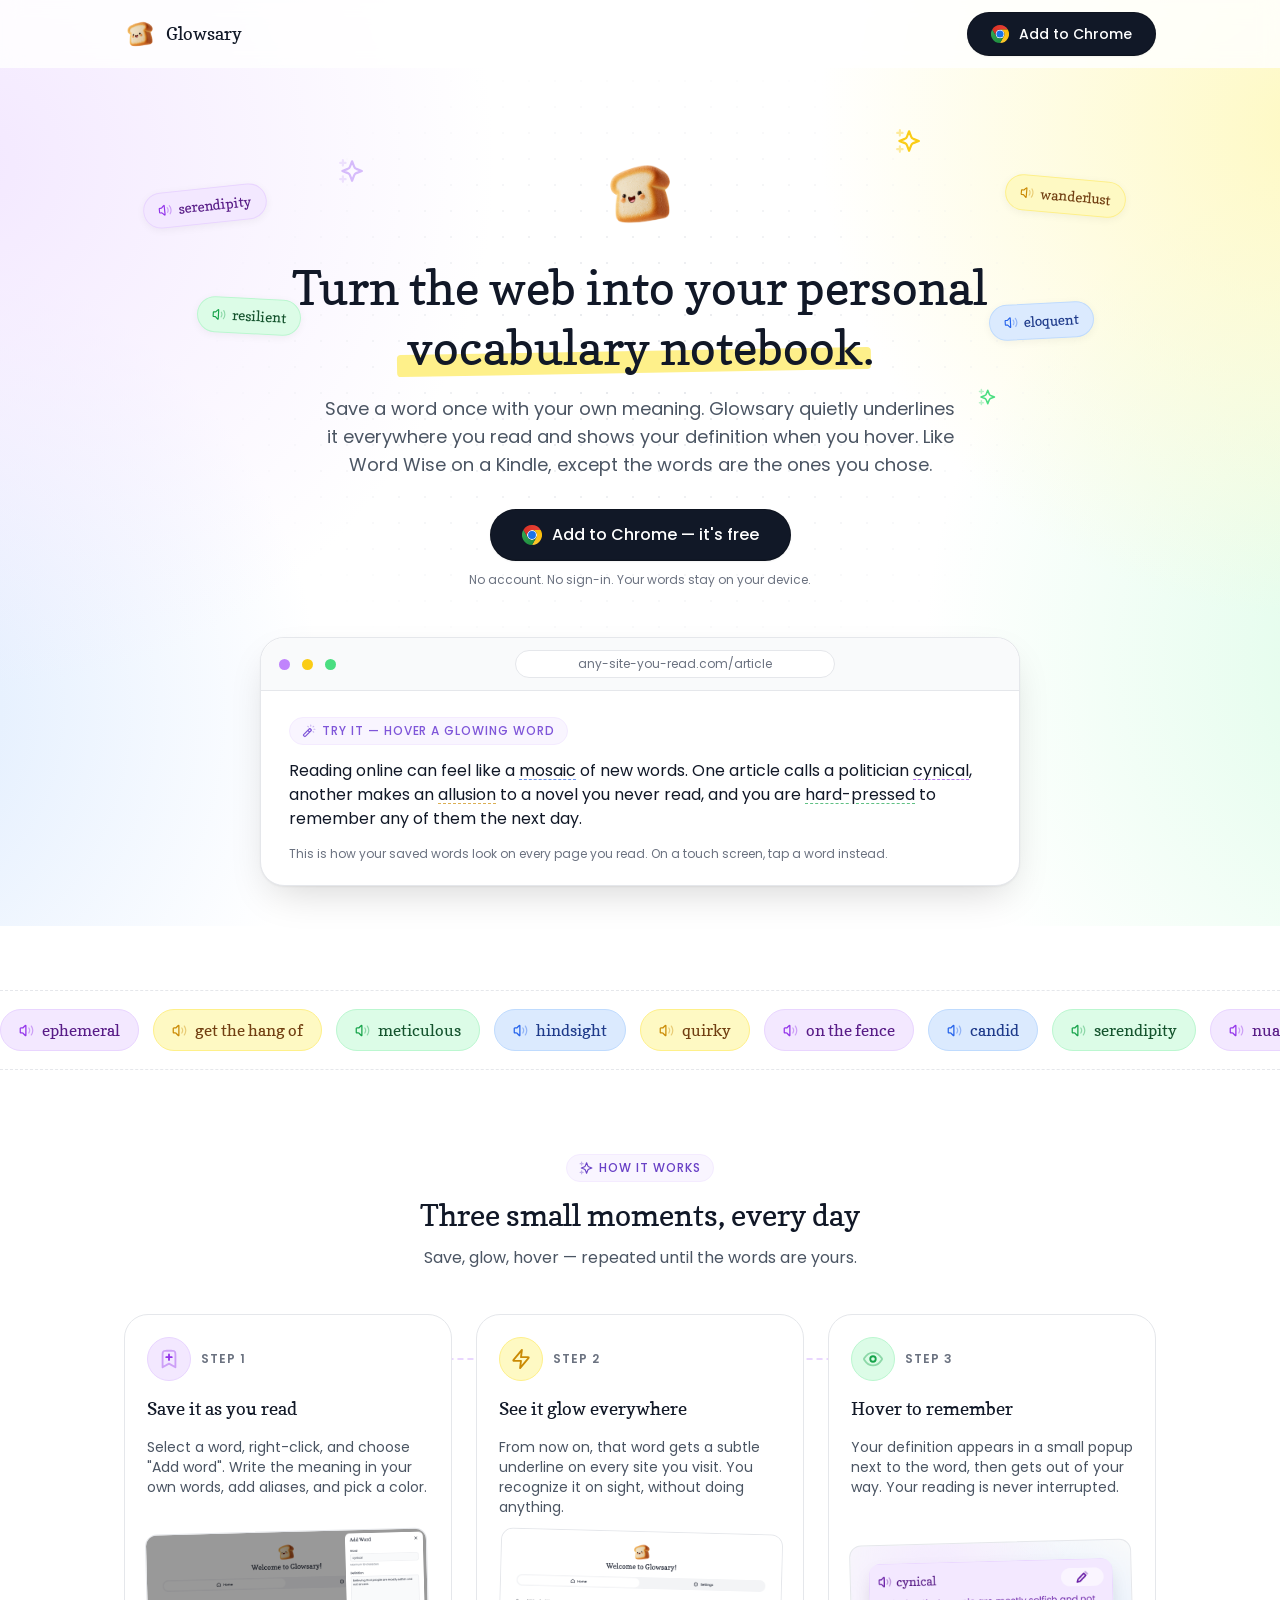
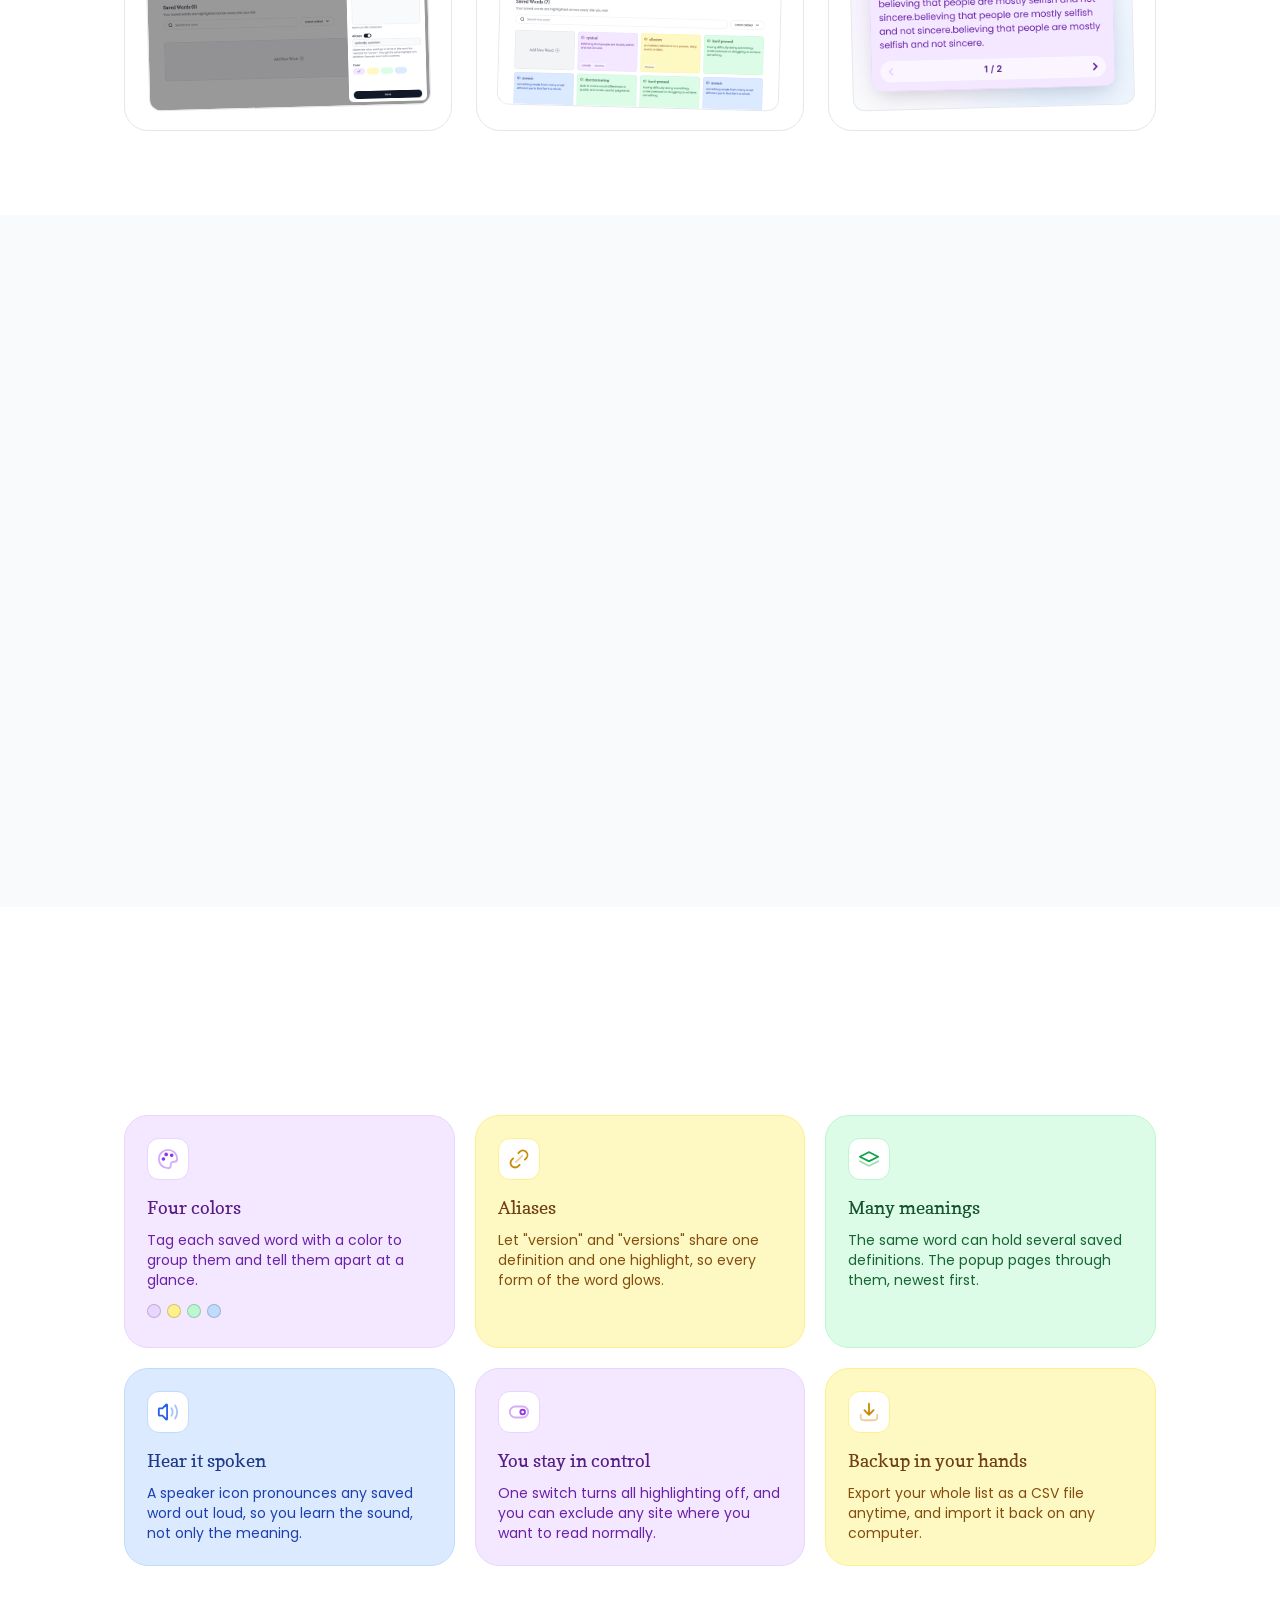
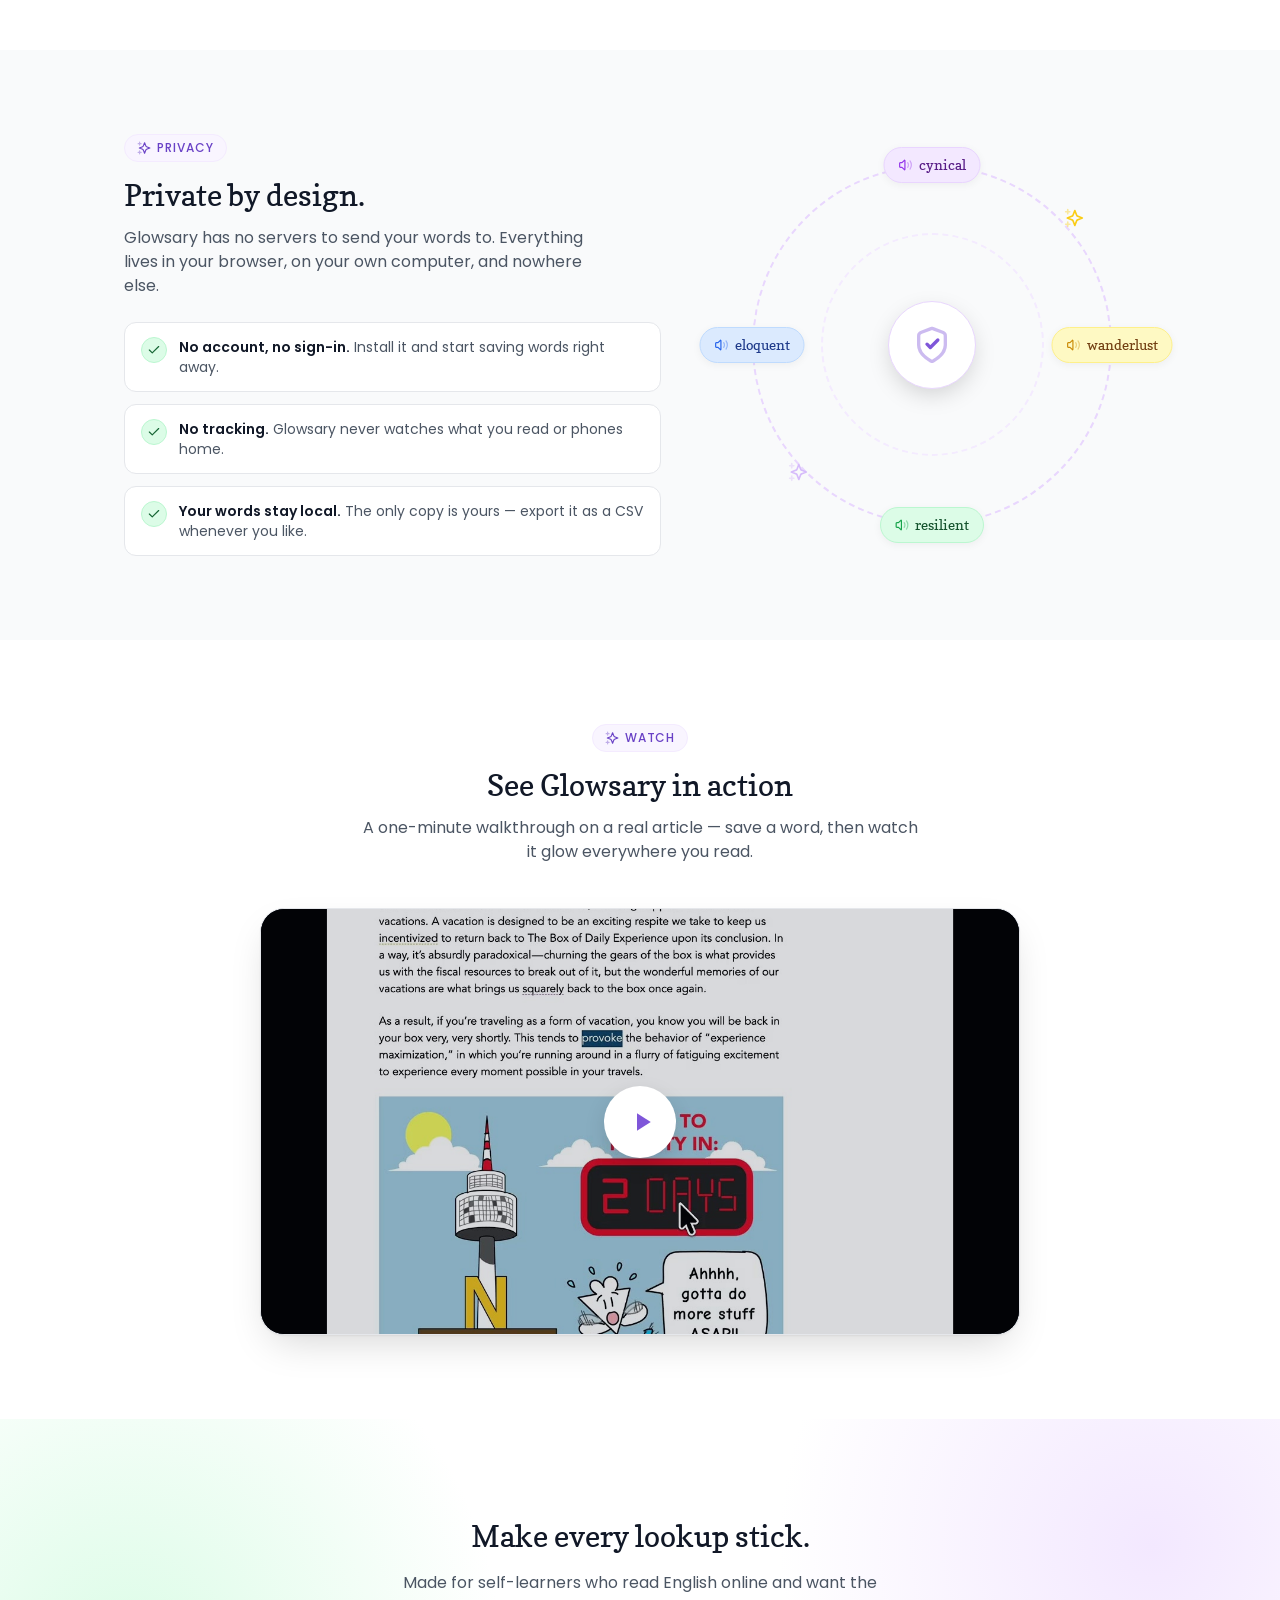
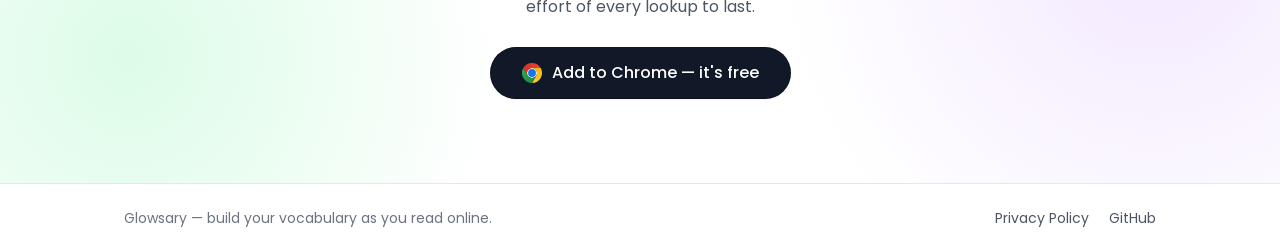
<file: docs/index.html>
<!DOCTYPE html>
<html lang="en">
<head>
<meta charset="UTF-8">
<meta name="viewport" content="width=device-width, initial-scale=1">
<title>Glowsary — Build Your Vocabulary as You Read Online</title>
<meta name="description" content="Save a word once with your own meaning. Glowsary quietly underlines it everywhere you read and shows your definition when you hover.">
<link rel="icon" type="image/png" href="assets/logo.png">
<style>
  /* ---- Glowsary design tokens (values mirrored from extension/tokens) ---- */
  :root {
    --color-base-white: #FFFFFF;
    --color-base-transparent: rgba(255, 255, 255, 0);

    --color-gray-50: #F9FAFB;
    --color-gray-100: #F3F4F6;
    --color-gray-200: #E5E7EB;
    --color-gray-300: #D1D5DB;
    --color-gray-400: #9CA3AF;
    --color-gray-500: #6B7280;
    --color-gray-600: #4B5563;
    --color-gray-800: #1F2937;
    --color-gray-900: #111827;

    --color-brand-50: #F9F5FF;
    --color-brand-100: #F4EBFF;
    --color-brand-200: #E9D7FE;
    --color-brand-300: #D6BBFB;
    --color-brand-400: #B692F6;
    --color-brand-600: #7F56D9;
    --color-brand-700: #6941C6;

    --color-purple-50: #FAF5FF;
    --color-purple-100: #F3E8FF;
    --color-purple-200: #E9D5FF;
    --color-purple-400: #C084FC;
    --color-purple-600: #9333EA;
    --color-purple-800: #6B21A8;
    --color-purple-900: #581C87;

    --color-yellow-50: #FEFCE8;
    --color-yellow-100: #FEF9C3;
    --color-yellow-200: #FEF08A;
    --color-yellow-400: #FACC15;
    --color-yellow-600: #CA8A04;
    --color-yellow-800: #854D0E;
    --color-yellow-900: #713F12;

    --color-green-50: #F0FDF4;
    --color-green-100: #DCFCE7;
    --color-green-200: #BBF7D0;
    --color-green-400: #4ADE80;
    --color-green-600: #16A34A;
    --color-green-800: #166534;
    --color-green-900: #14532D;

    --color-blue-50: #EFF6FF;
    --color-blue-100: #DBEAFE;
    --color-blue-200: #BFDBFE;
    --color-blue-400: #60A5FA;
    --color-blue-600: #2563EB;
    --color-blue-800: #1E40AF;
    --color-blue-900: #1E3A8A;

    --text-primary: var(--color-gray-900);
    --text-tertiary: var(--color-gray-600);
    --text-quaternary: var(--color-gray-500);
    --bg-primary: var(--color-base-white);
    --bg-primary-solid: var(--color-gray-900);
    --bg-secondary: var(--color-gray-50);
    --border-primary: var(--color-gray-300);

    --font-family-heading: "Copse", -apple-system, BlinkMacSystemFont, "Segoe UI", sans-serif;
    --font-family-body: "Poppins", -apple-system, BlinkMacSystemFont, "Segoe UI", sans-serif;
    --font-weight-regular: 400;
    --font-weight-medium: 500;
    --font-weight-semi-bold: 600;

    --font-size-text-xs: 12px;   --line-height-text-xs: 18px;
    --font-size-text-sm: 14px;   --line-height-text-sm: 20px;
    --font-size-text-md: 16px;   --line-height-text-md: 24px;
    --font-size-text-lg: 18px;   --line-height-text-lg: 28px;
    --font-size-display-xs: 24px; --line-height-display-xs: 32px;
    --font-size-display-sm: 30px; --line-height-display-sm: 38px;
    --font-size-display-md: 36px; --line-height-display-md: 44px;
    --font-size-display-lg: 48px; --line-height-display-lg: 60px;

    --cta: 9999px;
    --box: 12px;
    --card-md: 12px;
    --card-lg: 24px;

    --shadow-xs: color-mix(in srgb, #000000 5%, var(--color-base-transparent));
    --shadow-skeumorphic-inner: color-mix(in srgb, #000000 5%, var(--color-base-transparent));
    --shadow-skeumorphic-inner-border: color-mix(in srgb, #000000 18%, var(--color-base-transparent));
    --shadow-xs-skeuomorphic: 0 1px 2px 0 var(--shadow-xs), inset 0 -2px 0 0 var(--shadow-skeumorphic-inner), inset 0 0 0 1px var(--shadow-skeumorphic-inner-border);
  }

  @font-face { font-family: "Copse"; src: url("fonts/Copse-Regular.ttf") format("truetype"); font-weight: 400; font-display: swap; }
  @font-face { font-family: "Poppins"; src: url("fonts/Poppins-Regular.ttf") format("truetype"); font-weight: 400; font-display: swap; }
  @font-face { font-family: "Poppins"; src: url("fonts/Poppins-Medium.ttf") format("truetype"); font-weight: 500; font-display: swap; }
  @font-face { font-family: "Poppins"; src: url("fonts/Poppins-SemiBold.ttf") format("truetype"); font-weight: 600; font-display: swap; }

  /* ---- Word-card color modes (mirrored from semantic-color-tokens) ---- */
  .wc-purple {
    --wc-bg-card: var(--color-purple-100);
    --wc-border: var(--color-purple-200);
    --wc-subtext: var(--color-purple-800);
    --wc-underline: var(--color-purple-600);
    --wc-underline-hover: var(--color-purple-800);
    --wc-word-text: var(--color-purple-900);
  }
  .wc-yellow {
    --wc-bg-card: var(--color-yellow-100);
    --wc-border: var(--color-yellow-200);
    --wc-subtext: var(--color-yellow-800);
    --wc-underline: var(--color-yellow-600);
    --wc-underline-hover: var(--color-yellow-800);
    --wc-word-text: var(--color-yellow-900);
  }
  .wc-green {
    --wc-bg-card: var(--color-green-100);
    --wc-border: var(--color-green-200);
    --wc-subtext: var(--color-green-800);
    --wc-underline: var(--color-green-600);
    --wc-underline-hover: var(--color-green-800);
    --wc-word-text: var(--color-green-900);
  }
  .wc-blue {
    --wc-bg-card: var(--color-blue-100);
    --wc-border: var(--color-blue-200);
    --wc-subtext: var(--color-blue-800);
    --wc-underline: var(--color-blue-600);
    --wc-underline-hover: var(--color-blue-800);
    --wc-word-text: var(--color-blue-900);
  }

  * { box-sizing: border-box; }

  html { scroll-behavior: smooth; }

  body {
    margin: 0;
    background: var(--bg-primary);
    color: var(--text-primary);
    font-family: var(--font-family-body);
    font-weight: var(--font-weight-regular);
    font-size: var(--font-size-text-md);
    line-height: var(--line-height-text-md);
    -webkit-font-smoothing: antialiased;
    overflow-x: hidden;
  }

  a:focus-visible, button:focus-visible, [tabindex]:focus-visible {
    outline: 2px solid var(--color-brand-600);
    outline-offset: 2px;
    border-radius: 4px;
  }

  .container { max-width: 1080px; margin: 0 auto; padding: 0 24px; }

  h1, h2, h3 {
    font-family: var(--font-family-heading);
    font-weight: var(--font-weight-regular);
    margin: 0;
  }

  .ic { display: inline-flex; width: 20px; height: 20px; flex: none; }
  .ic svg { display: block; width: 100%; height: 100%; }

  /* ---- Scroll reveal ---- */
  .reveal { opacity: 0; transform: translateY(24px); transition: opacity 0.6s ease, transform 0.6s ease; }
  .reveal.is-in { opacity: 1; transform: none; }
  @media (prefers-reduced-motion: reduce) {
    .reveal { opacity: 1; transform: none; transition: none; }
    * { animation: none !important; }
    html { scroll-behavior: auto; }
  }

  /* ---- Maintainer notice (visible only while the store URL placeholder is unreplaced) ---- */
  .store-notice {
    display: none;
    background: var(--color-yellow-100);
    border-bottom: 1px solid var(--color-yellow-200);
    color: var(--color-yellow-900);
    font-size: var(--font-size-text-sm);
    line-height: var(--line-height-text-sm);
    text-align: center;
    padding: 8px 16px;
  }
  .store-notice.is-visible { display: block; }

  /* ---- Top bar ---- */
  .topbar-wrap {
    position: sticky;
    top: 0;
    z-index: 50;
    background: color-mix(in srgb, var(--color-base-white) 82%, var(--color-base-transparent));
    backdrop-filter: blur(10px);
    -webkit-backdrop-filter: blur(10px);
    transition: box-shadow 0.25s ease;
  }
  .topbar-wrap.is-scrolled { box-shadow: 0 1px 2px 0 var(--shadow-xs), 0 4px 16px 0 var(--shadow-xs); }
  .topbar {
    display: flex;
    align-items: center;
    justify-content: space-between;
    gap: 16px;
    padding: 12px 0;
  }
  .topbar__brand { display: flex; align-items: center; gap: 10px; text-decoration: none; color: var(--text-primary); }
  .topbar__brand img { width: 32px; height: 32px; }
  .topbar__brand span { font-family: var(--font-family-heading); font-size: var(--font-size-text-lg); line-height: var(--line-height-text-lg); }

  /* ---- Buttons ---- */
  .btn-primary {
    display: inline-flex;
    align-items: center;
    justify-content: center;
    gap: 10px;
    background: var(--bg-primary-solid);
    color: var(--color-base-white);
    font-family: var(--font-family-body);
    font-weight: var(--font-weight-medium);
    font-size: var(--font-size-text-sm);
    line-height: var(--line-height-text-sm);
    text-decoration: none;
    border: 0;
    border-radius: var(--cta);
    padding: 12px 24px;
    box-shadow: var(--shadow-xs-skeuomorphic);
    cursor: pointer;
    transition: background 0.2s ease, transform 0.2s ease;
  }
  .btn-primary:hover { background: var(--color-gray-800); transform: translateY(-1px); }
  .btn-primary .btn-chrome { width: 18px; height: 18px; flex: none; transition: transform 0.3s ease; }
  .btn-primary:hover .btn-chrome { transform: rotate(180deg); }
  .btn-primary--lg { font-size: var(--font-size-text-md); line-height: var(--line-height-text-md); padding: 14px 32px; }
  .btn-primary--lg .btn-chrome { width: 20px; height: 20px; }

  /* ---- Hero ---- */
  .hero {
    position: relative;
    text-align: center;
    padding: 64px 0 40px;
  }
  .hero__bg {
    position: absolute;
    inset: -120px -40vw 0;
    pointer-events: none;
    z-index: -1;
    background-image: radial-gradient(circle at 18% 22%, var(--color-purple-100) 0, var(--color-base-transparent) 28%),
                      radial-gradient(circle at 82% 18%, var(--color-yellow-100) 0, var(--color-base-transparent) 26%),
                      radial-gradient(circle at 12% 78%, var(--color-blue-100) 0, var(--color-base-transparent) 24%),
                      radial-gradient(circle at 88% 72%, var(--color-green-100) 0, var(--color-base-transparent) 26%);
  }
  .hero__dots {
    position: absolute;
    inset: 0;
    pointer-events: none;
    z-index: -1;
    background-image: radial-gradient(circle, var(--color-gray-200) 1px, var(--color-base-transparent) 1.5px);
    background-size: 26px 26px;
    mask-image: radial-gradient(ellipse 60% 55% at 50% 35%, #000 0, transparent 70%);
    -webkit-mask-image: radial-gradient(ellipse 60% 55% at 50% 35%, #000 0, transparent 70%);
  }
  .hero img.hero__logo { width: 76px; height: 76px; animation: bob 5s ease-in-out infinite; }
  .hero h1 {
    font-size: var(--font-size-display-md);
    line-height: var(--line-height-display-md);
    margin: 18px auto 0;
    max-width: 760px;
  }
  .hero__marker {
    position: relative;
    white-space: nowrap;
  }
  .hero__marker::after {
    content: "";
    position: absolute;
    left: -2%;
    right: -2%;
    bottom: 6%;
    height: 38%;
    background: var(--color-yellow-200);
    border-radius: 4px;
    transform: rotate(-1deg);
    z-index: -1;
  }
  .hero p.hero__subline {
    color: var(--text-tertiary);
    font-size: var(--font-size-text-md);
    line-height: var(--line-height-text-md);
    max-width: 640px;
    margin: 18px auto 0;
  }
  .hero .hero__cta { margin-top: 30px; }
  .hero .hero__cta-hint {
    color: var(--text-quaternary);
    font-size: var(--font-size-text-xs);
    line-height: var(--line-height-text-xs);
    margin-top: 10px;
  }
  @media (min-width: 768px) {
    .hero { padding-top: 88px; }
    .hero h1 { font-size: var(--font-size-display-lg); line-height: var(--line-height-display-lg); }
    .hero p.hero__subline { font-size: var(--font-size-text-lg); line-height: var(--line-height-text-lg); }
  }

  /* Floating word chips around the hero */
  .hero__chip {
    position: absolute;
    display: inline-flex;
    align-items: center;
    gap: 6px;
    background: var(--wc-bg-card);
    border: 1px solid var(--wc-border);
    border-radius: var(--cta);
    color: var(--wc-word-text);
    font-family: var(--font-family-heading);
    font-size: var(--font-size-text-sm);
    line-height: var(--line-height-text-sm);
    padding: 7px 14px;
    box-shadow: 0 2px 8px 0 var(--shadow-xs);
    animation: bob 6s ease-in-out infinite;
    pointer-events: none;
    display: none;
  }
  .hero__chip .ic { width: 14px; height: 14px; color: var(--wc-underline); }
  @media (min-width: 900px) {
    .hero__chip { display: inline-flex; }
    .hero__chip--1 { top: 120px; left: 4%; animation-delay: 0s; transform: rotate(-6deg); }
    .hero__chip--2 { top: 230px; left: 9%; animation-delay: 1.2s; transform: rotate(3deg); }
    .hero__chip--3 { top: 110px; right: 5%; animation-delay: 0.6s; transform: rotate(5deg); }
    .hero__chip--4 { top: 235px; right: 8%; animation-delay: 1.8s; transform: rotate(-3deg); }
  }
  .hero__spark {
    position: absolute;
    pointer-events: none;
    color: var(--color-brand-300);
    animation: twinkle 3.6s ease-in-out infinite;
    display: none;
  }
  .hero__spark .ic { width: 26px; height: 26px; }
  @media (min-width: 768px) {
    .hero__spark { display: block; }
    .hero__spark--1 { top: 90px; left: 22%; animation-delay: 0.4s; }
    .hero__spark--2 { top: 60px; right: 24%; color: var(--color-yellow-400); animation-delay: 1.4s; }
    .hero__spark--3 { top: 320px; right: 17%; color: var(--color-green-400); animation-delay: 2.2s; }
    .hero__spark--3 .ic { width: 18px; height: 18px; }
  }

  @keyframes bob {
    0%, 100% { translate: 0 0; }
    50% { translate: 0 -10px; }
  }
  @keyframes twinkle {
    0%, 100% { opacity: 0.35; scale: 0.85; }
    50% { opacity: 1; scale: 1.1; }
  }

  /* ---- Live demo in a browser frame ---- */
  .demo {
    margin: 48px auto 0;
    max-width: 760px;
    background: var(--bg-primary);
    border: 1px solid var(--color-gray-200);
    border-radius: var(--card-lg);
    box-shadow: 0 1px 2px 0 var(--shadow-xs), 0 16px 40px -12px var(--shadow-skeumorphic-inner-border);
    text-align: left;
    overflow: visible;
  }
  .demo__chrome {
    display: flex;
    align-items: center;
    gap: 12px;
    padding: 12px 18px;
    border-bottom: 1px solid var(--color-gray-200);
    background: var(--bg-secondary);
    border-radius: var(--card-lg) var(--card-lg) 0 0;
  }
  .demo__dot { width: 11px; height: 11px; border-radius: var(--cta); }
  .demo__url {
    flex: 1;
    max-width: 320px;
    margin: 0 auto;
    background: var(--bg-primary);
    border: 1px solid var(--color-gray-200);
    border-radius: var(--cta);
    color: var(--text-quaternary);
    font-size: var(--font-size-text-xs);
    line-height: var(--line-height-text-xs);
    text-align: center;
    padding: 4px 14px;
    white-space: nowrap;
    overflow: hidden;
    text-overflow: ellipsis;
  }
  .demo__body { padding: 26px 28px 22px; }
  .demo__label {
    display: inline-flex;
    align-items: center;
    gap: 6px;
    color: var(--color-brand-600);
    background: var(--color-brand-50);
    border: 1px solid var(--color-brand-100);
    border-radius: var(--cta);
    font-size: var(--font-size-text-xs);
    line-height: var(--line-height-text-xs);
    font-weight: var(--font-weight-medium);
    text-transform: uppercase;
    letter-spacing: 0.08em;
    padding: 4px 12px;
    margin: 0 0 14px;
  }
  .demo__label .ic { width: 14px; height: 14px; }
  .demo__text { margin: 0; color: var(--text-primary); font-size: var(--font-size-text-md); line-height: var(--line-height-text-md); }
  .demo__hint { margin: 14px 0 0; color: var(--text-quaternary); font-size: var(--font-size-text-xs); line-height: var(--line-height-text-xs); }

  .demo-word {
    position: relative;
    cursor: help;
    text-decoration-line: underline;
    text-decoration-style: dashed;
    text-decoration-color: color-mix(in srgb, var(--wc-underline) 68%, var(--color-base-transparent));
    text-decoration-thickness: 0.08em;
    text-underline-offset: 0.18em;
  }
  .demo-word:hover, .demo-word:focus-visible, .demo-word.is-open {
    text-decoration-color: color-mix(in srgb, var(--wc-underline-hover) 96%, var(--color-base-transparent));
  }
  .demo-pop {
    position: absolute;
    bottom: calc(100% + 10px);
    left: 50%;
    transform: translateX(-50%);
    width: min(280px, calc(100vw - 48px));
    background: var(--wc-bg-card);
    border: 1px solid var(--wc-border);
    border-radius: var(--card-md);
    padding: 12px;
    display: none;
    flex-direction: column;
    gap: 8px;
    z-index: 10;
    box-shadow: 0 4px 12px 0 var(--shadow-xs);
    text-align: left;
  }
  .demo-word:hover .demo-pop,
  .demo-word:focus-visible .demo-pop,
  .demo-word.is-open .demo-pop { display: flex; }
  .demo-pop__title-row { display: flex; align-items: center; justify-content: space-between; gap: 8px; }
  .demo-pop__title {
    display: flex;
    align-items: center;
    gap: 8px;
    color: var(--wc-word-text);
    font-family: var(--font-family-heading);
    font-size: var(--font-size-text-lg);
    line-height: var(--line-height-text-lg);
  }
  .demo-pop__icon { width: 18px; height: 18px; flex: none; color: var(--wc-underline); }
  .demo-pop__icon svg { display: block; width: 100%; height: 100%; }
  .demo-pop__def { margin: 0; color: var(--wc-subtext); font-size: var(--font-size-text-xs); line-height: var(--line-height-text-xs); }

  /* ---- Demo video (real product footage, click to play) ---- */
  .video-block { margin: 44px auto 0; max-width: 760px; }
  .video-frame {
    position: relative;
    width: 100%;
    aspect-ratio: 16 / 9;
    border: 1px solid var(--color-gray-200);
    border-radius: var(--card-lg);
    overflow: hidden;
    background: var(--bg-primary-solid);
    box-shadow: 0 1px 2px 0 var(--shadow-xs), 0 16px 40px -12px var(--shadow-skeumorphic-inner-border);
  }
  .video-facade {
    position: absolute;
    inset: 0;
    width: 100%;
    height: 100%;
    margin: 0;
    padding: 0;
    border: 0;
    background: none;
    cursor: pointer;
    display: block;
  }
  .video-facade img {
    position: absolute;
    inset: 0;
    width: 100%;
    height: 100%;
    object-fit: cover;
    transition: transform 0.4s ease;
  }
  .video-facade::after {
    content: "";
    position: absolute;
    inset: 0;
    background: color-mix(in srgb, var(--color-gray-900) 16%, var(--color-base-transparent));
    transition: background 0.25s ease;
  }
  .video-facade:hover img, .video-facade:focus-visible img { transform: scale(1.04); }
  .video-facade:hover::after, .video-facade:focus-visible::after { background: color-mix(in srgb, var(--color-gray-900) 6%, var(--color-base-transparent)); }
  .video-facade__play {
    position: absolute;
    top: 50%;
    left: 50%;
    translate: -50% -50%;
    scale: 1;
    z-index: 1;
    width: 72px;
    height: 72px;
    display: flex;
    align-items: center;
    justify-content: center;
    background: var(--color-base-white);
    border-radius: var(--cta);
    color: var(--color-brand-600);
    box-shadow: 0 8px 24px -4px var(--shadow-skeumorphic-inner-border);
    transition: scale 0.25s ease;
  }
  .video-facade__play svg { width: 30px; height: 30px; margin-left: 3px; display: block; }
  .video-facade:hover .video-facade__play, .video-facade:focus-visible .video-facade__play { scale: 1.08; }
  .video-frame__iframe { position: absolute; inset: 0; width: 100%; height: 100%; border: 0; }

  /* ---- Word marquee ---- */
  .marquee {
    margin-top: 64px;
    padding: 18px 0;
    border-top: 1px dashed var(--color-gray-200);
    border-bottom: 1px dashed var(--color-gray-200);
    overflow: hidden;
  }
  .marquee__track {
    display: flex;
    gap: 14px;
    width: max-content;
    animation: marquee 36s linear infinite;
  }
  .marquee:hover .marquee__track { animation-play-state: paused; }
  .marquee__chip {
    display: inline-flex;
    align-items: center;
    gap: 8px;
    background: var(--wc-bg-card);
    border: 1px solid var(--wc-border);
    border-radius: var(--cta);
    color: var(--wc-word-text);
    font-family: var(--font-family-heading);
    font-size: var(--font-size-text-md);
    line-height: var(--line-height-text-md);
    padding: 8px 18px;
    white-space: nowrap;
  }
  .marquee__chip .ic { width: 15px; height: 15px; color: var(--wc-underline); }
  @keyframes marquee {
    from { transform: translateX(0); }
    to { transform: translateX(-50%); }
  }

  /* ---- Sections ---- */
  .section { padding: 64px 0; }
  .section--alt { background: var(--bg-secondary); }
  .section__eyebrow {
    display: flex;
    justify-content: center;
  }
  .section__eyebrow span {
    display: inline-flex;
    align-items: center;
    gap: 6px;
    color: var(--color-brand-700);
    background: var(--color-brand-50);
    border: 1px solid var(--color-brand-100);
    border-radius: var(--cta);
    font-size: var(--font-size-text-xs);
    line-height: var(--line-height-text-xs);
    font-weight: var(--font-weight-medium);
    text-transform: uppercase;
    letter-spacing: 0.08em;
    padding: 4px 12px;
  }
  .section__eyebrow svg { flex: none; display: block; }
  .section__title {
    text-align: center;
    font-size: var(--font-size-display-xs);
    line-height: var(--line-height-display-xs);
    margin-top: 14px;
  }
  .section__subtitle {
    text-align: center;
    color: var(--text-tertiary);
    font-size: var(--font-size-text-md);
    line-height: var(--line-height-text-md);
    max-width: 560px;
    margin: 12px auto 0;
  }
  @media (min-width: 768px) {
    .section { padding: 84px 0; }
    .section__title { font-size: var(--font-size-display-sm); line-height: var(--line-height-display-sm); }
  }

  /* ---- How it works ---- */
  .steps {
    position: relative;
    display: grid;
    grid-template-columns: 1fr;
    gap: 24px;
    margin-top: 44px;
  }
  @media (min-width: 768px) {
    .steps { grid-template-columns: repeat(3, 1fr); }
    .steps::before {
      content: "";
      position: absolute;
      top: 44px;
      left: 12%;
      right: 12%;
      border-top: 2px dashed var(--color-brand-200);
      z-index: 0;
    }
  }
  .step {
    position: relative;
    z-index: 1;
    background: var(--bg-primary);
    border: 1px solid var(--color-gray-200);
    border-radius: var(--card-lg);
    padding: 22px;
    display: flex;
    flex-direction: column;
    gap: 14px;
    transition: transform 0.25s ease, box-shadow 0.25s ease;
  }
  .step:hover { transform: translateY(-4px); box-shadow: 0 12px 28px -8px var(--shadow-skeumorphic-inner-border); }
  .step__badge-row { display: flex; align-items: center; gap: 10px; }
  .step__icon {
    width: 44px;
    height: 44px;
    flex: none;
    display: inline-flex;
    align-items: center;
    justify-content: center;
    border-radius: var(--cta);
    background: var(--wc-bg-card);
    border: 1px solid var(--wc-border);
    color: var(--wc-underline);
  }
  .step__icon .ic { width: 22px; height: 22px; }
  .step__num {
    color: var(--text-quaternary);
    font-size: var(--font-size-text-xs);
    line-height: var(--line-height-text-xs);
    font-weight: var(--font-weight-semi-bold);
    text-transform: uppercase;
    letter-spacing: 0.08em;
  }
  .step h3 { font-size: var(--font-size-text-lg); line-height: var(--line-height-text-lg); }
  .step p { margin: 0; color: var(--text-tertiary); font-size: var(--font-size-text-sm); line-height: var(--line-height-text-sm); }
  .step__shot {
    margin-top: auto;
    border: 1px solid var(--color-gray-200);
    border-radius: var(--box);
    overflow: hidden;
    transition: transform 0.3s ease;
    background: var(--bg-secondary);
  }
  .step:nth-child(odd) .step__shot { transform: rotate(-1.5deg); }
  .step:nth-child(even) .step__shot { transform: rotate(1.5deg); }
  .step:hover .step__shot { transform: rotate(0deg) scale(1.02); }
  .step__shot img { display: block; width: 100%; height: auto; }
  .step__shot--pad {
    padding: 18px;
    display: flex;
    align-items: center;
    justify-content: center;
    background-image: radial-gradient(circle at 30% 30%, var(--color-purple-100) 0, var(--color-base-transparent) 60%),
                      radial-gradient(circle at 75% 70%, var(--color-blue-100) 0, var(--color-base-transparent) 55%);
  }
  .step__shot--pad img { width: auto; max-width: 100%; border-radius: var(--card-md); box-shadow: 0 8px 20px -6px var(--shadow-skeumorphic-inner-border); }

  /* ---- App showcase with tab switcher ---- */
  .showcase { display: grid; grid-template-columns: 1fr; gap: 36px; margin-top: 44px; align-items: center; }
  @media (min-width: 900px) { .showcase { grid-template-columns: 7fr 5fr; } }
  .showcase__stage { position: relative; }
  .showcase__frame {
    background: var(--bg-primary);
    border: 1px solid var(--color-gray-200);
    border-radius: var(--card-lg);
    box-shadow: 0 1px 2px 0 var(--shadow-xs), 0 24px 48px -16px var(--shadow-skeumorphic-inner-border);
    overflow: hidden;
  }
  .showcase__frame img { display: block; width: 100%; height: auto; }
  .showcase__float {
    position: absolute;
    border-radius: var(--card-md);
    box-shadow: 0 10px 28px -6px var(--shadow-skeumorphic-inner-border);
    border: 1px solid var(--color-gray-200);
    background: var(--bg-primary);
    animation: bob 7s ease-in-out infinite;
    display: none;
  }
  @media (min-width: 640px) {
    .showcase__float { display: block; }
    .showcase__float--popup { width: 240px; right: -18px; bottom: -26px; rotate: 2deg; }
    .showcase__float--toolbar { width: 150px; left: -22px; top: -28px; rotate: -3deg; animation-delay: 1.4s; }
  }
  .showcase__float img { display: block; width: 100%; height: auto; border-radius: var(--card-md); }
  .showcase__tabs {
    display: inline-flex;
    gap: 4px;
    background: var(--bg-secondary);
    border: 1px solid var(--color-gray-200);
    border-radius: var(--cta);
    padding: 4px;
    margin-bottom: 18px;
  }
  .showcase__tab {
    border: 0;
    background: var(--color-base-transparent);
    color: var(--text-tertiary);
    font-family: var(--font-family-body);
    font-weight: var(--font-weight-medium);
    font-size: var(--font-size-text-sm);
    line-height: var(--line-height-text-sm);
    border-radius: var(--cta);
    padding: 8px 18px;
    cursor: pointer;
    transition: background 0.2s ease, color 0.2s ease;
  }
  .showcase__tab[aria-selected="true"] { background: var(--bg-primary); color: var(--text-primary); box-shadow: 0 1px 2px 0 var(--shadow-xs); }
  .showcase__panel h3 { font-size: var(--font-size-display-xs); line-height: var(--line-height-display-xs); }
  .showcase__panel > p { color: var(--text-tertiary); font-size: var(--font-size-text-md); line-height: var(--line-height-text-md); margin: 12px 0 20px; }
  .showcase__list { list-style: none; margin: 0; padding: 0; display: flex; flex-direction: column; gap: 14px; }
  .showcase__list li { display: flex; align-items: flex-start; gap: 12px; color: var(--text-tertiary); font-size: var(--font-size-text-sm); line-height: var(--line-height-text-sm); }
  .showcase__list .ic { width: 18px; height: 18px; margin-top: 1px; color: var(--color-brand-600); }

  /* ---- Feature grid ---- */
  .features { display: grid; grid-template-columns: 1fr; gap: 20px; margin-top: 44px; }
  @media (min-width: 600px) { .features { grid-template-columns: repeat(2, 1fr); } }
  @media (min-width: 900px) { .features { grid-template-columns: repeat(3, 1fr); } }
  .feature {
    background: var(--wc-bg-card);
    border: 1px solid var(--wc-border);
    border-radius: var(--card-lg);
    padding: 22px;
    transition: transform 0.25s ease, box-shadow 0.25s ease;
  }
  .feature:hover { transform: translateY(-5px); box-shadow: 0 14px 28px -10px var(--shadow-skeumorphic-inner-border); }
  .feature__icon {
    width: 42px;
    height: 42px;
    display: inline-flex;
    align-items: center;
    justify-content: center;
    border-radius: var(--box);
    background: var(--color-base-white);
    border: 1px solid var(--wc-border);
    color: var(--wc-underline);
    margin-bottom: 14px;
    transition: transform 0.25s ease;
  }
  .feature:hover .feature__icon { transform: rotate(-8deg) scale(1.08); }
  .feature__icon .ic { width: 22px; height: 22px; }
  .feature h3 { color: var(--wc-word-text); font-size: var(--font-size-text-lg); line-height: var(--line-height-text-lg); margin-bottom: 8px; }
  .feature p { margin: 0; color: var(--wc-subtext); font-size: var(--font-size-text-sm); line-height: var(--line-height-text-sm); }
  .feature__dots { display: inline-flex; gap: 6px; margin-top: 14px; }
  .feature__dot { width: 14px; height: 14px; border-radius: var(--cta); border: 1px solid var(--shadow-skeumorphic-inner-border); }

  /* ---- Privacy ---- */
  .privacy__grid {
    display: grid;
    grid-template-columns: 1fr;
    gap: 48px;
    align-items: center;
  }
  @media (min-width: 880px) { .privacy__grid { grid-template-columns: 6fr 5fr; } }
  .section__eyebrow--left { justify-content: flex-start; }
  .privacy__copy h2 {
    font-size: var(--font-size-display-xs);
    line-height: var(--line-height-display-xs);
    margin-top: 14px;
  }
  @media (min-width: 768px) {
    .privacy__copy h2 { font-size: var(--font-size-display-sm); line-height: var(--line-height-display-sm); }
  }
  .privacy__copy > p {
    color: var(--text-tertiary);
    font-size: var(--font-size-text-md);
    line-height: var(--line-height-text-md);
    margin: 12px 0 24px;
    max-width: 480px;
  }
  .privacy__list { list-style: none; margin: 0; padding: 0; display: flex; flex-direction: column; gap: 12px; }
  .privacy__list li {
    display: flex;
    align-items: flex-start;
    gap: 12px;
    background: var(--bg-primary);
    border: 1px solid var(--color-gray-200);
    border-radius: var(--box);
    padding: 14px 16px;
    color: var(--text-tertiary);
    font-size: var(--font-size-text-sm);
    line-height: var(--line-height-text-sm);
    transition: transform 0.25s ease, box-shadow 0.25s ease;
  }
  .privacy__list li:hover { transform: translateX(4px); box-shadow: 0 6px 16px -6px var(--shadow-skeumorphic-inner-border); }
  .privacy__list strong { font-weight: var(--font-weight-semi-bold); color: var(--text-primary); }
  .privacy__check {
    width: 26px;
    height: 26px;
    flex: none;
    display: inline-flex;
    align-items: center;
    justify-content: center;
    background: var(--color-green-100);
    border: 1px solid var(--color-green-200);
    border-radius: var(--cta);
    color: var(--color-green-800);
  }
  .privacy__check svg { display: block; }

  .privacy__visual {
    position: relative;
    width: min(360px, calc(100vw - 96px));
    aspect-ratio: 1;
    margin: 16px auto;
  }
  .privacy__ring { position: absolute; border-radius: var(--cta); }
  .privacy__ring--outer { inset: 0; border: 2px dashed var(--color-brand-200); }
  .privacy__ring--inner { inset: 19%; border: 2px dashed var(--color-brand-100); }
  .privacy__spin { position: absolute; inset: 0; animation: spin 56s linear infinite; }
  .privacy__sat {
    position: absolute;
    display: inline-flex;
    align-items: center;
    gap: 6px;
    background: var(--wc-bg-card);
    border: 1px solid var(--wc-border);
    border-radius: var(--cta);
    color: var(--wc-word-text);
    font-family: var(--font-family-heading);
    font-size: var(--font-size-text-sm);
    line-height: var(--line-height-text-sm);
    padding: 7px 14px;
    box-shadow: 0 2px 8px 0 var(--shadow-xs);
    white-space: nowrap;
    animation: counterspin 56s linear infinite;
  }
  .privacy__sat .ic { width: 14px; height: 14px; color: var(--wc-underline); }
  .privacy__sat--1 { top: 0; left: 50%; translate: -50% -50%; }
  .privacy__sat--2 { top: 50%; left: 100%; translate: -50% -50%; }
  .privacy__sat--3 { top: 100%; left: 50%; translate: -50% -50%; }
  .privacy__sat--4 { top: 50%; left: 0; translate: -50% -50%; }
  .privacy__shield {
    position: absolute;
    top: 50%;
    left: 50%;
    translate: -50% -50%;
    width: 88px;
    height: 88px;
    display: flex;
    align-items: center;
    justify-content: center;
    background: var(--bg-primary);
    border: 1px solid var(--color-brand-200);
    border-radius: var(--cta);
    color: var(--color-brand-600);
    box-shadow: 0 8px 24px -4px var(--shadow-skeumorphic-inner-border);
  }
  .privacy__shield .ic { width: 40px; height: 40px; }
  .privacy__spark { position: absolute; color: var(--color-yellow-400); animation: twinkle 3.6s ease-in-out infinite; }
  .privacy__spark .ic { width: 20px; height: 20px; }
  .privacy__spark--1 { top: 12%; right: 8%; }
  .privacy__spark--2 { bottom: 10%; left: 10%; color: var(--color-brand-300); animation-delay: 1.6s; }
  @keyframes spin { to { transform: rotate(360deg); } }
  @keyframes counterspin { to { transform: rotate(-360deg); } }

  /* ---- Final CTA + footer ---- */
  .closing { position: relative; text-align: center; }
  .closing__bg {
    position: absolute;
    inset: 0 -30vw;
    pointer-events: none;
    z-index: -1;
    background-image: radial-gradient(circle at 25% 65%, var(--color-green-100) 0, var(--color-base-transparent) 24%),
                      radial-gradient(circle at 75% 35%, var(--color-purple-100) 0, var(--color-base-transparent) 24%);
  }
  .closing p.closing__line {
    color: var(--text-tertiary);
    font-size: var(--font-size-text-md);
    line-height: var(--line-height-text-md);
    max-width: 520px;
    margin: 16px auto 28px;
  }
  footer { border-top: 1px solid var(--color-gray-200); padding: 24px 0; }
  .footer__row {
    display: flex;
    flex-wrap: wrap;
    align-items: center;
    justify-content: space-between;
    gap: 12px;
    color: var(--text-quaternary);
    font-size: var(--font-size-text-sm);
    line-height: var(--line-height-text-sm);
  }
  .footer__links { display: flex; gap: 20px; }
  .footer__links a { color: var(--text-tertiary); text-decoration: none; }
  .footer__links a:hover { text-decoration: underline; }
</style>
</head>
<body>

<!-- Inline icon library (Untitled UI, stroke = currentColor) -->
<svg width="0" height="0" style="position:absolute" aria-hidden="true">
  <defs>
    <g id="i-volume">
      <path opacity="0.4" d="M19.748 5C21.1653 6.97024 22.0001 9.38763 22.0001 12C22.0001 14.6124 21.1653 17.0298 19.748 19M15.7454 8C16.5362 9.13383 17.0001 10.5128 17.0001 12C17.0001 13.4872 16.5362 14.8662 15.7454 16" stroke="currentColor" stroke-width="2" stroke-linecap="round" stroke-linejoin="round" fill="none"/>
      <path d="M2 9.59993C2 9.03987 2 8.75985 2.10899 8.54594C2.20487 8.35777 2.35785 8.20479 2.54601 8.10892C2.75992 7.99993 3.03995 7.99993 3.6 7.99993H5.33726C5.58185 7.99993 5.70414 7.99993 5.81923 7.9723C5.92127 7.9478 6.01881 7.9074 6.10828 7.85257C6.2092 7.79073 6.29568 7.70425 6.46863 7.5313L9.63432 4.36561C10.0627 3.93724 10.2769 3.72305 10.4608 3.70858C10.6203 3.69602 10.7763 3.76061 10.8802 3.88231C11 4.02257 11 4.32548 11 4.9313V19.0686C11 19.6744 11 19.9773 10.8802 20.1175C10.7763 20.2392 10.6203 20.3038 10.4608 20.2913C10.2769 20.2768 10.0627 20.0626 9.63431 19.6342L6.46863 16.4686C6.29568 16.2956 6.2092 16.2091 6.10828 16.1473C6.01881 16.0925 5.92127 16.0521 5.81923 16.0276C5.70414 15.9999 5.58185 15.9999 5.33726 15.9999H3.6C3.03995 15.9999 2.75992 15.9999 2.54601 15.8909C2.35785 15.7951 2.20487 15.6421 2.10899 15.4539C2 15.24 2 14.96 2 14.3999V9.59993Z" stroke="currentColor" stroke-width="2" stroke-linecap="round" stroke-linejoin="round" fill="none"/>
    </g>
    <g id="i-pencil">
      <path opacity="0.4" d="M21 21L13 21" stroke="currentColor" stroke-width="2" stroke-linecap="round" stroke-linejoin="round" fill="none"/>
      <path d="M2.5 21.4998L8.04927 19.3655C8.40421 19.229 8.58168 19.1607 8.74772 19.0716C8.8952 18.9924 9.0358 18.901 9.16804 18.7984C9.31692 18.6829 9.45137 18.5484 9.72028 18.2795L21 6.99982C22.1046 5.89525 22.1046 4.10438 21 2.99981C19.8955 1.89525 18.1046 1.89524 17 2.99981L5.72028 14.2795C5.45138 14.5484 5.31692 14.6829 5.20139 14.8318C5.09877 14.964 5.0074 15.1046 4.92823 15.2521C4.83911 15.4181 4.77085 15.5956 4.63433 15.9506L2.5 21.4998ZM2.5 21.4998L4.55812 16.1488C4.7054 15.7659 4.77903 15.5744 4.90534 15.4867C5.01572 15.4101 5.1523 15.3811 5.2843 15.4063C5.43533 15.4351 5.58038 15.5802 5.87048 15.8703L8.12957 18.1294C8.41967 18.4195 8.56472 18.5645 8.59356 18.7155C8.61877 18.8475 8.58979 18.9841 8.51314 19.0945C8.42545 19.2208 8.23399 19.2944 7.85107 19.4417L2.5 21.4998Z" stroke="currentColor" stroke-width="2" stroke-linecap="round" stroke-linejoin="round" fill="none"/>
    </g>
    <g id="i-link">
      <path opacity="0.4" d="M8.5 15.5L15.5 8.5" stroke="currentColor" stroke-width="2" stroke-linecap="round" stroke-linejoin="round" fill="none"/>
      <path d="M12.7071 18.3639L11.2929 19.7781C9.34027 21.7308 6.17444 21.7308 4.22182 19.7781C2.2692 17.8255 2.2692 14.6597 4.22182 12.7071L5.63603 11.2929M18.364 12.7071L19.7782 11.2929C21.7308 9.34024 21.7308 6.17441 19.7782 4.22179C17.8255 2.26917 14.6597 2.26917 12.7071 4.22179L11.2929 5.636" stroke="currentColor" stroke-width="2" stroke-linecap="round" stroke-linejoin="round" fill="none"/>
    </g>
    <g id="i-layers">
      <path opacity="0.4" d="M2 14.5L11.6422 19.3211C11.7734 19.3867 11.839 19.4195 11.9078 19.4324C11.9687 19.4438 12.0313 19.4438 12.0922 19.4324C12.161 19.4195 12.2266 19.3867 12.3578 19.3211L22 14.5" stroke="currentColor" stroke-width="2" stroke-linecap="round" stroke-linejoin="round" fill="none"/>
      <path d="M12.3578 4.67895C12.2266 4.61336 12.161 4.58056 12.0922 4.56766C12.0313 4.55622 11.9687 4.55622 11.9078 4.56766C11.839 4.58056 11.7734 4.61336 11.6422 4.67895L2 9.50006L11.6422 14.3212C11.7734 14.3868 11.839 14.4196 11.9078 14.4325C11.9687 14.4439 12.0313 14.4439 12.0922 14.4325C12.161 14.4196 12.2266 14.3868 12.3578 14.3212L22 9.50006L12.3578 4.67895Z" stroke="currentColor" stroke-width="2" stroke-linecap="round" stroke-linejoin="round" fill="none"/>
    </g>
    <g id="i-toggle">
      <path opacity="0.4" d="M2 12C2 8.68629 4.68629 6 8 6H16C19.3137 6 22 8.68629 22 12C22 15.3137 19.3137 18 16 18H8C4.68629 18 2 15.3137 2 12Z" stroke="currentColor" stroke-width="2" stroke-linecap="round" stroke-linejoin="round" fill="none"/>
      <path d="M16 14.5C17.3807 14.5 18.5 13.3807 18.5 12C18.5 10.6193 17.3807 9.5 16 9.5C14.6193 9.5 13.5 10.6193 13.5 12C13.5 13.3807 14.6193 14.5 16 14.5Z" stroke="currentColor" stroke-width="2" stroke-linecap="round" stroke-linejoin="round" fill="none"/>
    </g>
    <g id="i-download">
      <path opacity="0.4" d="M21 15V16.2C21 17.8802 21 18.7202 20.673 19.362C20.3854 19.9265 19.9265 20.3854 19.362 20.673C18.7202 21 17.8802 21 16.2 21H7.8C6.11984 21 5.27976 21 4.63803 20.673C4.07354 20.3854 3.6146 19.9265 3.32698 19.362C3 18.7202 3 17.8802 3 16.2V15" stroke="currentColor" stroke-width="2" stroke-linecap="round" stroke-linejoin="round" fill="none"/>
      <path d="M17 10L12 15M12 15L7 10M12 15V3" stroke="currentColor" stroke-width="2" stroke-linecap="round" stroke-linejoin="round" fill="none"/>
    </g>
    <g id="i-shield">
      <path opacity="0.4" d="M11.302 21.6147C11.5234 21.7439 11.6341 21.8085 11.7903 21.842C11.9116 21.868 12.0884 21.868 12.2097 21.842C12.3659 21.8085 12.4766 21.7439 12.698 21.6147C14.646 20.4783 20 16.9083 20 11.9999V7.21747C20 6.41796 20 6.0182 19.8692 5.67457C19.7537 5.37101 19.566 5.10015 19.3223 4.8854C19.0465 4.64231 18.6722 4.50195 17.9236 4.22122L12.5618 2.21054C12.3539 2.13258 12.25 2.0936 12.143 2.07815C12.0482 2.06444 11.9518 2.06444 11.857 2.07815C11.75 2.0936 11.6461 2.13258 11.4382 2.21054L6.0764 4.22122C5.3278 4.50195 4.9535 4.64231 4.67766 4.8854C4.43398 5.10015 4.24627 5.37101 4.13076 5.67457C4 6.0182 4 6.41796 4 7.21747V11.9999C4 16.9083 9.35396 20.4783 11.302 21.6147Z" stroke="currentColor" stroke-width="2" stroke-linecap="round" stroke-linejoin="round" fill="none"/>
      <path d="M9 11.5L11 13.5L15.5 9" stroke="currentColor" stroke-width="2" stroke-linecap="round" stroke-linejoin="round" fill="none"/>
    </g>
    <g id="i-bookmark-add">
      <path opacity="0.4" d="M5 7.8C5 6.11984 5 5.27976 5.32698 4.63803C5.6146 4.07354 6.07354 3.6146 6.63803 3.32698C7.27976 3 8.11984 3 9.8 3H14.2C15.8802 3 16.7202 3 17.362 3.32698C17.9265 3.6146 18.3854 4.07354 18.673 4.63803C19 5.27976 19 6.11984 19 7.8V21L12 17L5 21V7.8Z" stroke="currentColor" stroke-width="2" stroke-linecap="round" stroke-linejoin="round" fill="none"/>
      <path d="M12 13V7M9 10H15" stroke="currentColor" stroke-width="2" stroke-linecap="round" stroke-linejoin="round" fill="none"/>
    </g>
    <g id="i-zap">
      <path d="M13 2L4.09344 12.6879C3.74463 13.1064 3.57023 13.3157 3.56756 13.4925C3.56524 13.6461 3.63372 13.7923 3.75324 13.8889C3.89073 14 4.16316 14 4.70802 14H12L11 22L19.9065 11.3121C20.2553 10.8936 20.4297 10.6843 20.4324 10.5075C20.4347 10.3539 20.3663 10.2077 20.2467 10.1111C20.1092 10 19.8368 10 19.292 10H12L13 2Z" stroke="currentColor" stroke-width="2" stroke-linecap="round" stroke-linejoin="round" fill="none"/>
    </g>
    <g id="i-eye">
      <path opacity="0.4" d="M2.41973 12.7132C2.28354 12.4975 2.21545 12.3897 2.17733 12.2234C2.1487 12.0985 2.1487 11.9015 2.17733 11.7766C2.21545 11.6103 2.28354 11.5025 2.41973 11.2868C3.54513 9.50484 6.895 5 12 5C17.105 5 20.4549 9.50484 21.5803 11.2868C21.7165 11.5025 21.7846 11.6103 21.8227 11.7766C21.8513 11.9015 21.8513 12.0985 21.8227 12.2234C21.7846 12.3897 21.7165 12.4975 21.5803 12.7132C20.4549 14.4952 17.105 19 12 19C6.895 19 3.54513 14.4952 2.41973 12.7132Z" stroke="currentColor" stroke-width="2" stroke-linecap="round" stroke-linejoin="round" fill="none"/>
      <path d="M12 15C13.6569 15 15 13.6569 15 12C15 10.3431 13.6569 9 12 9C10.3431 9 9 10.3431 9 12C9 13.6569 10.3431 15 12 15Z" stroke="currentColor" stroke-width="2" stroke-linecap="round" stroke-linejoin="round" fill="none"/>
    </g>
    <g id="i-star">
      <path opacity="0.4" d="M4.5 7V4.5M4.5 4.5V2M4.5 4.5H2M4.5 4.5H7M4.5 22V19.5M4.5 19.5V17M4.5 19.5H2M4.5 19.5H7" stroke="currentColor" stroke-width="2" stroke-linecap="round" stroke-linejoin="round" fill="none"/>
      <path d="M13 3L14.7342 7.50886C15.0162 8.24209 15.1572 8.60871 15.3765 8.91709C15.5708 9.1904 15.8096 9.42919 16.0829 9.62353C16.3913 9.8428 16.7579 9.98381 17.4911 10.2658L22 12L17.4911 13.7342C16.7579 14.0162 16.3913 14.1572 16.0829 14.3765C15.8096 14.5708 15.5708 14.8096 15.3765 15.0829C15.1572 15.3913 15.0162 15.7579 14.7342 16.4911L13 21L11.2658 16.4911C10.9838 15.7579 10.8428 15.3913 10.6235 15.0829C10.4292 14.8096 10.1904 14.5708 9.91709 14.3765C9.60871 14.1572 9.24209 14.0162 8.50886 13.7342L4 12L8.50886 10.2658C9.24209 9.98381 9.60871 9.84281 9.91709 9.62353C10.1904 9.42919 10.4292 9.1904 10.6235 8.91709C10.8428 8.60871 10.9838 8.24209 11.2658 7.50886L13 3Z" stroke="currentColor" stroke-width="2" stroke-linecap="round" stroke-linejoin="round" fill="none"/>
    </g>
    <g id="i-search">
      <path opacity="0.4" d="M21 20.9999L16.65 16.6499" stroke="currentColor" stroke-width="2" stroke-linecap="round" stroke-linejoin="round" fill="none"/>
      <path d="M11 19C15.4183 19 19 15.4183 19 11C19 6.58172 15.4183 3 11 3C6.58172 3 3 6.58172 3 11C3 15.4183 6.58172 19 11 19Z" stroke="currentColor" stroke-width="2" stroke-linecap="round" stroke-linejoin="round" fill="none"/>
    </g>
    <g id="i-palette">
      <path opacity="0.4" d="M2 12C2 17.5228 6.47715 22 12 22C13.6569 22 15 20.6569 15 19V18.5C15 18.0356 15 17.8034 15.0257 17.6084C15.2029 16.2622 16.2622 15.2029 17.6084 15.0257C17.8034 15 18.0356 15 18.5 15H19C20.6569 15 22 13.6569 22 12C22 6.47715 17.5228 2 12 2C6.47715 2 2 6.47715 2 12Z" stroke="currentColor" stroke-width="2" stroke-linecap="round" stroke-linejoin="round" fill="none"/>
      <path d="M7 13C7.55228 13 8 12.5523 8 12C8 11.4477 7.55228 11 7 11C6.44772 11 6 11.4477 6 12C6 12.5523 6.44772 13 7 13Z" stroke="currentColor" stroke-width="2" stroke-linecap="round" stroke-linejoin="round" fill="none"/>
      <path d="M16 9C16.5523 9 17 8.55228 17 8C17 7.44772 16.5523 7 16 7C15.4477 7 15 7.44772 15 8C15 8.55228 15.4477 9 16 9Z" stroke="currentColor" stroke-width="2" stroke-linecap="round" stroke-linejoin="round" fill="none"/>
      <path d="M10 8C10.5523 8 11 7.55228 11 7C11 6.44772 10.5523 6 10 6C9.44772 6 9 6.44772 9 7C9 7.55228 9.44772 8 10 8Z" stroke="currentColor" stroke-width="2" stroke-linecap="round" stroke-linejoin="round" fill="none"/>
    </g>
    <g id="i-wand">
      <path opacity="0.4" d="M15.0104 3.5V2M18.9497 5.06066L20.0104 4M18.9497 13L20.0104 14.0607M11.0104 5.06066L9.94971 4M20.5104 9H22.0104" stroke="currentColor" stroke-width="2" stroke-linecap="round" stroke-linejoin="round" fill="none"/>
      <path d="M13.0001 13.9998L10.0001 10.9998M6.13146 20.8685L15.3687 11.6312C15.7647 11.2352 15.9627 11.0372 16.0369 10.8089C16.1022 10.608 16.1022 10.3917 16.0369 10.1908C15.9627 9.9625 15.7647 9.76449 15.3687 9.36848L14.6315 8.63122C14.2354 8.2352 14.0374 8.03719 13.8091 7.96301C13.6083 7.89775 13.3919 7.89775 13.1911 7.96301C12.9627 8.03719 12.7647 8.2352 12.3687 8.63122L3.13146 17.8685C2.73545 18.2645 2.53744 18.4625 2.46325 18.6908C2.39799 18.8917 2.39799 19.108 2.46325 19.3089C2.53744 19.5372 2.73545 19.7352 3.13146 20.1312L3.86872 20.8685C4.26474 21.2645 4.46275 21.4625 4.69108 21.5367C4.89192 21.6019 5.10827 21.6019 5.30911 21.5367C5.53744 21.4625 5.73545 21.2645 6.13146 20.8685Z" stroke="currentColor" stroke-width="2" stroke-linecap="round" stroke-linejoin="round" fill="none"/>
    </g>
  </defs>
</svg>

<div class="store-notice" id="storeNotice">
  Maintainer note: the Chrome Web Store link is not set yet. Replace STORE_URL at the bottom of this file. This banner disappears once it is set.
</div>

<div class="topbar-wrap" id="topbar">
  <div class="container">
    <div class="topbar">
      <a class="topbar__brand" href="#">
        <img src="assets/logo.png" alt="Glowsary logo, a smiling slice of bread">
        <span>Glowsary</span>
      </a>
      <a class="btn-primary" href="#" data-store-link><img class="btn-chrome" src="assets/chrome-logo.svg" alt="">Add to Chrome</a>
    </div>
  </div>
</div>

<main>
  <section class="hero container">
    <div class="hero__bg" aria-hidden="true"></div>
    <div class="hero__dots" aria-hidden="true"></div>

    <span class="hero__chip hero__chip--1 wc-purple" aria-hidden="true"><span class="ic"><svg viewBox="0 0 24 24"><use href="#i-volume"/></svg></span>serendipity</span>
    <span class="hero__chip hero__chip--2 wc-green" aria-hidden="true"><span class="ic"><svg viewBox="0 0 24 24"><use href="#i-volume"/></svg></span>resilient</span>
    <span class="hero__chip hero__chip--3 wc-yellow" aria-hidden="true"><span class="ic"><svg viewBox="0 0 24 24"><use href="#i-volume"/></svg></span>wanderlust</span>
    <span class="hero__chip hero__chip--4 wc-blue" aria-hidden="true"><span class="ic"><svg viewBox="0 0 24 24"><use href="#i-volume"/></svg></span>eloquent</span>
    <span class="hero__spark hero__spark--1" aria-hidden="true"><span class="ic"><svg viewBox="0 0 24 24"><use href="#i-star"/></svg></span></span>
    <span class="hero__spark hero__spark--2" aria-hidden="true"><span class="ic"><svg viewBox="0 0 24 24"><use href="#i-star"/></svg></span></span>
    <span class="hero__spark hero__spark--3" aria-hidden="true"><span class="ic"><svg viewBox="0 0 24 24"><use href="#i-star"/></svg></span></span>

    <img class="hero__logo" src="assets/logo.png" alt="">
    <h1>Turn the web into your personal <span class="hero__marker">vocabulary&nbsp;notebook</span>.</h1>
    <p class="hero__subline">Save a word once with your own meaning. Glowsary quietly underlines it everywhere you read and shows your definition when you hover. Like Word Wise on a Kindle, except the words are the ones you chose.</p>
    <div class="hero__cta">
      <a class="btn-primary btn-primary--lg" href="#" data-store-link><img class="btn-chrome" src="assets/chrome-logo.svg" alt="">Add to Chrome — it's free</a>
      <p class="hero__cta-hint">No account. No sign-in. Your words stay on your device.</p>
    </div>

    <div class="demo">
      <div class="demo__chrome" aria-hidden="true">
        <span class="demo__dot" style="background: var(--color-purple-400)"></span>
        <span class="demo__dot" style="background: var(--color-yellow-400)"></span>
        <span class="demo__dot" style="background: var(--color-green-400)"></span>
        <span class="demo__url">any-site-you-read.com/article</span>
      </div>
      <div class="demo__body">
        <p class="demo__label"><span class="ic"><svg viewBox="0 0 24 24"><use href="#i-wand"/></svg></span>Try it — hover a glowing word</p>
        <p class="demo__text">
          Reading online can feel like a
          <span class="demo-word wc-blue" tabindex="0" role="button" aria-label="mosaic — tap to see the saved definition">mosaic<span class="demo-pop"><span class="demo-pop__title-row"><span class="demo-pop__title"><span class="demo-pop__icon"><svg viewBox="0 0 24 24"><use href="#i-volume"/></svg></span>mosaic</span><span class="demo-pop__icon"><svg viewBox="0 0 24 24"><use href="#i-pencil"/></svg></span></span><span class="demo-pop__def">something made from many small different parts that form a whole.</span></span></span>
          of new words. One article calls a politician
          <span class="demo-word wc-purple" tabindex="0" role="button" aria-label="cynical — tap to see the saved definition">cynical<span class="demo-pop"><span class="demo-pop__title-row"><span class="demo-pop__title"><span class="demo-pop__icon"><svg viewBox="0 0 24 24"><use href="#i-volume"/></svg></span>cynical</span><span class="demo-pop__icon"><svg viewBox="0 0 24 24"><use href="#i-pencil"/></svg></span></span><span class="demo-pop__def">believing that people are mostly selfish and not sincere.</span></span></span>,
          another makes an
          <span class="demo-word wc-yellow" tabindex="0" role="button" aria-label="allusion — tap to see the saved definition">allusion<span class="demo-pop"><span class="demo-pop__title-row"><span class="demo-pop__title"><span class="demo-pop__icon"><svg viewBox="0 0 24 24"><use href="#i-volume"/></svg></span>allusion</span><span class="demo-pop__icon"><svg viewBox="0 0 24 24"><use href="#i-pencil"/></svg></span></span><span class="demo-pop__def">an indirect reference to a person, story, event, or idea.</span></span></span>
          to a novel you never read, and you are
          <span class="demo-word wc-green" tabindex="0" role="button" aria-label="hard-pressed — tap to see the saved definition">hard-pressed<span class="demo-pop"><span class="demo-pop__title-row"><span class="demo-pop__title"><span class="demo-pop__icon"><svg viewBox="0 0 24 24"><use href="#i-volume"/></svg></span>hard-pressed</span><span class="demo-pop__icon"><svg viewBox="0 0 24 24"><use href="#i-pencil"/></svg></span></span><span class="demo-pop__def">having difficulty doing something; under pressure or struggling to achieve something.</span></span></span>
          to remember any of them the next day.
        </p>
        <p class="demo__hint">This is how your saved words look on every page you read. On a touch screen, tap a word instead.</p>
      </div>
    </div>
  </section>

  <div class="marquee" aria-hidden="true">
    <div class="marquee__track" id="marqueeTrack">
      <span class="marquee__chip wc-purple"><span class="ic"><svg viewBox="0 0 24 24"><use href="#i-volume"/></svg></span>ephemeral</span>
      <span class="marquee__chip wc-yellow"><span class="ic"><svg viewBox="0 0 24 24"><use href="#i-volume"/></svg></span>get the hang of</span>
      <span class="marquee__chip wc-green"><span class="ic"><svg viewBox="0 0 24 24"><use href="#i-volume"/></svg></span>meticulous</span>
      <span class="marquee__chip wc-blue"><span class="ic"><svg viewBox="0 0 24 24"><use href="#i-volume"/></svg></span>hindsight</span>
      <span class="marquee__chip wc-yellow"><span class="ic"><svg viewBox="0 0 24 24"><use href="#i-volume"/></svg></span>quirky</span>
      <span class="marquee__chip wc-purple"><span class="ic"><svg viewBox="0 0 24 24"><use href="#i-volume"/></svg></span>on the fence</span>
      <span class="marquee__chip wc-blue"><span class="ic"><svg viewBox="0 0 24 24"><use href="#i-volume"/></svg></span>candid</span>
      <span class="marquee__chip wc-green"><span class="ic"><svg viewBox="0 0 24 24"><use href="#i-volume"/></svg></span>serendipity</span>
      <span class="marquee__chip wc-purple"><span class="ic"><svg viewBox="0 0 24 24"><use href="#i-volume"/></svg></span>nuance</span>
      <span class="marquee__chip wc-yellow"><span class="ic"><svg viewBox="0 0 24 24"><use href="#i-volume"/></svg></span>tongue-in-cheek</span>
      <span class="marquee__chip wc-blue"><span class="ic"><svg viewBox="0 0 24 24"><use href="#i-volume"/></svg></span>resilient</span>
      <span class="marquee__chip wc-green"><span class="ic"><svg viewBox="0 0 24 24"><use href="#i-volume"/></svg></span>food for thought</span>
    </div>
  </div>

  <section class="section">
    <div class="container">
      <div class="section__eyebrow reveal"><span><svg width="14" height="14" viewBox="0 0 24 24" fill="none" aria-hidden="true"><path opacity="0.4" d="M4.5 7V4.5M4.5 4.5V2M4.5 4.5H2M4.5 4.5H7M4.5 22V19.5M4.5 19.5V17M4.5 19.5H2M4.5 19.5H7" stroke="currentColor" stroke-width="2" stroke-linecap="round" stroke-linejoin="round"/><path d="M13 3L14.7342 7.50886C15.0162 8.24209 15.1572 8.60871 15.3765 8.91709C15.5708 9.1904 15.8096 9.42919 16.0829 9.62353C16.3913 9.8428 16.7579 9.98381 17.4911 10.2658L22 12L17.4911 13.7342C16.7579 14.0162 16.3913 14.1572 16.0829 14.3765C15.8096 14.5708 15.5708 14.8096 15.3765 15.0829C15.1572 15.3913 15.0162 15.7579 14.7342 16.4911L13 21L11.2658 16.4911C10.9838 15.7579 10.8428 15.3913 10.6235 15.0829C10.4292 14.8096 10.1904 14.5708 9.91709 14.3765C9.60871 14.1572 9.24209 14.0162 8.50886 13.7342L4 12L8.50886 10.2658C9.24209 9.98381 9.60871 9.84281 9.91709 9.62353C10.1904 9.42919 10.4292 9.1904 10.6235 8.91709C10.8428 8.60871 10.9838 8.24209 11.2658 7.50886L13 3Z" stroke="currentColor" stroke-width="2" stroke-linecap="round" stroke-linejoin="round"/></svg>How it works</span></div>
      <h2 class="section__title reveal">Three small moments, every day</h2>
      <p class="section__subtitle reveal">Save, glow, hover — repeated until the words are yours.</p>
      <div class="steps">
        <div class="step reveal wc-purple">
          <div class="step__badge-row">
            <span class="step__icon"><span class="ic"><svg viewBox="0 0 24 24"><use href="#i-bookmark-add"/></svg></span></span>
            <span class="step__num">Step 1</span>
          </div>
          <h3>Save it as you read</h3>
          <p>Select a word, right-click, and choose "Add word". Write the meaning in your own words, add aliases, and pick a color.</p>
          <div class="step__shot"><img src="assets/figma-add-word@2x.png" alt="The Add Word panel from the Glowsary design, with fields for the word, your definition, aliases, and a four-color picker" loading="lazy"></div>
        </div>
        <div class="step reveal wc-yellow">
          <div class="step__badge-row">
            <span class="step__icon"><span class="ic"><svg viewBox="0 0 24 24"><use href="#i-zap"/></svg></span></span>
            <span class="step__num">Step 2</span>
          </div>
          <h3>See it glow everywhere</h3>
          <p>From now on, that word gets a subtle underline on every site you visit. You recognize it on sight, without doing anything.</p>
          <div class="step__shot"><img src="assets/figma-home@2x.png" alt="The Glowsary home page design showing a grid of saved words on pastel colored cards" loading="lazy"></div>
        </div>
        <div class="step reveal wc-green">
          <div class="step__badge-row">
            <span class="step__icon"><span class="ic"><svg viewBox="0 0 24 24"><use href="#i-eye"/></svg></span></span>
            <span class="step__num">Step 3</span>
          </div>
          <h3>Hover to remember</h3>
          <p>Your definition appears in a small popup next to the word, then gets out of your way. Your reading is never interrupted.</p>
          <div class="step__shot step__shot--pad"><img src="assets/figma-popup@4x.png" alt="The definition popup design showing a saved word with its definition, a speaker icon, and an edit button" loading="lazy"></div>
        </div>
      </div>
    </div>
  </section>

  <section class="section section--alt">
    <div class="container">
      <div class="section__eyebrow reveal"><span><svg width="14" height="14" viewBox="0 0 24 24" fill="none" aria-hidden="true"><path opacity="0.4" d="M4.5 7V4.5M4.5 4.5V2M4.5 4.5H2M4.5 4.5H7M4.5 22V19.5M4.5 19.5V17M4.5 19.5H2M4.5 19.5H7" stroke="currentColor" stroke-width="2" stroke-linecap="round" stroke-linejoin="round"/><path d="M13 3L14.7342 7.50886C15.0162 8.24209 15.1572 8.60871 15.3765 8.91709C15.5708 9.1904 15.8096 9.42919 16.0829 9.62353C16.3913 9.8428 16.7579 9.98381 17.4911 10.2658L22 12L17.4911 13.7342C16.7579 14.0162 16.3913 14.1572 16.0829 14.3765C15.8096 14.5708 15.5708 14.8096 15.3765 15.0829C15.1572 15.3913 15.0162 15.7579 14.7342 16.4911L13 21L11.2658 16.4911C10.9838 15.7579 10.8428 15.3913 10.6235 15.0829C10.4292 14.8096 10.1904 14.5708 9.91709 14.3765C9.60871 14.1572 9.24209 14.0162 8.50886 13.7342L4 12L8.50886 10.2658C9.24209 9.98381 9.60871 9.84281 9.91709 9.62353C10.1904 9.42919 10.4292 9.1904 10.6235 8.91709C10.8428 8.60871 10.9838 8.24209 11.2658 7.50886L13 3Z" stroke="currentColor" stroke-width="2" stroke-linecap="round" stroke-linejoin="round"/></svg>The management view</span></div>
      <h2 class="section__title reveal">One cozy home for every word</h2>
      <p class="section__subtitle reveal">Everything you saved, in a colorful grid you can search, sort, and shape.</p>
      <div class="showcase">
        <div class="showcase__stage reveal">
          <div class="showcase__frame">
            <img id="showcaseImage" src="assets/figma-home@2x.png" alt="The Glowsary management view design, Home tab, with a grid of saved word cards in four pastel colors">
          </div>
          <span class="showcase__float showcase__float--popup" aria-hidden="true"><img src="assets/figma-popup@4x.png" alt=""></span>
          <span class="showcase__float showcase__float--toolbar" aria-hidden="true"><img src="assets/figma-toolbar@2x.png" alt=""></span>
        </div>
        <div class="showcase__panel reveal">
          <div class="showcase__tabs" role="tablist" aria-label="Management view tabs">
            <button class="showcase__tab" id="tabHome" role="tab" aria-selected="true" data-shot="assets/figma-home@2x.png" data-alt="The Glowsary management view design, Home tab, with a grid of saved word cards in four pastel colors">Home</button>
            <button class="showcase__tab" id="tabSettings" role="tab" aria-selected="false" data-shot="assets/figma-settings@2x.png" data-alt="The Glowsary management view design, Settings tab, with the excluded sites list and CSV backup buttons">Settings</button>
          </div>
          <h3>Flip the tabs, just like in the app</h3>
          <p>The Home tab keeps your word collection; the Settings tab keeps the quiet machinery. Click the tabs above to peek at both.</p>
          <ul class="showcase__list">
            <li><span class="ic"><svg viewBox="0 0 24 24"><use href="#i-search"/></svg></span>Search any word instantly, and sort by latest added or A to Z.</li>
            <li><span class="ic"><svg viewBox="0 0 24 24"><use href="#i-volume"/></svg></span>Hear any saved word spoken aloud from its card.</li>
            <li><span class="ic"><svg viewBox="0 0 24 24"><use href="#i-toggle"/></svg></span>Exclude sites where you want to read with no highlights.</li>
            <li><span class="ic"><svg viewBox="0 0 24 24"><use href="#i-download"/></svg></span>Export and import your whole list as a CSV backup.</li>
          </ul>
        </div>
      </div>
    </div>
  </section>

  <section class="section">
    <div class="container">
      <div class="section__eyebrow reveal"><span><svg width="14" height="14" viewBox="0 0 24 24" fill="none" aria-hidden="true"><path opacity="0.4" d="M4.5 7V4.5M4.5 4.5V2M4.5 4.5H2M4.5 4.5H7M4.5 22V19.5M4.5 19.5V17M4.5 19.5H2M4.5 19.5H7" stroke="currentColor" stroke-width="2" stroke-linecap="round" stroke-linejoin="round"/><path d="M13 3L14.7342 7.50886C15.0162 8.24209 15.1572 8.60871 15.3765 8.91709C15.5708 9.1904 15.8096 9.42919 16.0829 9.62353C16.3913 9.8428 16.7579 9.98381 17.4911 10.2658L22 12L17.4911 13.7342C16.7579 14.0162 16.3913 14.1572 16.0829 14.3765C15.8096 14.5708 15.5708 14.8096 15.3765 15.0829C15.1572 15.3913 15.0162 15.7579 14.7342 16.4911L13 21L11.2658 16.4911C10.9838 15.7579 10.8428 15.3913 10.6235 15.0829C10.4292 14.8096 10.1904 14.5708 9.91709 14.3765C9.60871 14.1572 9.24209 14.0162 8.50886 13.7342L4 12L8.50886 10.2658C9.24209 9.98381 9.60871 9.84281 9.91709 9.62353C10.1904 9.42919 10.4292 9.1904 10.6235 8.91709C10.8428 8.60871 10.9838 8.24209 11.2658 7.50886L13 3Z" stroke="currentColor" stroke-width="2" stroke-linecap="round" stroke-linejoin="round"/></svg>Features</span></div>
      <h2 class="section__title reveal">Small features that make words stick</h2>
      <div class="features">
        <div class="feature reveal wc-purple">
          <span class="feature__icon"><span class="ic"><svg viewBox="0 0 24 24"><use href="#i-palette"/></svg></span></span>
          <h3>Four colors</h3>
          <p>Tag each saved word with a color to group them and tell them apart at a glance.</p>
          <span class="feature__dots" aria-hidden="true">
            <span class="feature__dot" style="background: var(--color-purple-200)"></span>
            <span class="feature__dot" style="background: var(--color-yellow-200)"></span>
            <span class="feature__dot" style="background: var(--color-green-200)"></span>
            <span class="feature__dot" style="background: var(--color-blue-200)"></span>
          </span>
        </div>
        <div class="feature reveal wc-yellow">
          <span class="feature__icon"><span class="ic"><svg viewBox="0 0 24 24"><use href="#i-link"/></svg></span></span>
          <h3>Aliases</h3>
          <p>Let "version" and "versions" share one definition and one highlight, so every form of the word glows.</p>
        </div>
        <div class="feature reveal wc-green">
          <span class="feature__icon"><span class="ic"><svg viewBox="0 0 24 24"><use href="#i-layers"/></svg></span></span>
          <h3>Many meanings</h3>
          <p>The same word can hold several saved definitions. The popup pages through them, newest first.</p>
        </div>
        <div class="feature reveal wc-blue">
          <span class="feature__icon"><span class="ic"><svg viewBox="0 0 24 24"><use href="#i-volume"/></svg></span></span>
          <h3>Hear it spoken</h3>
          <p>A speaker icon pronounces any saved word out loud, so you learn the sound, not only the meaning.</p>
        </div>
        <div class="feature reveal wc-purple">
          <span class="feature__icon"><span class="ic"><svg viewBox="0 0 24 24"><use href="#i-toggle"/></svg></span></span>
          <h3>You stay in control</h3>
          <p>One switch turns all highlighting off, and you can exclude any site where you want to read normally.</p>
        </div>
        <div class="feature reveal wc-yellow">
          <span class="feature__icon"><span class="ic"><svg viewBox="0 0 24 24"><use href="#i-download"/></svg></span></span>
          <h3>Backup in your hands</h3>
          <p>Export your whole list as a CSV file anytime, and import it back on any computer.</p>
        </div>
      </div>
    </div>
  </section>

  <section class="section section--alt privacy">
    <div class="container">
      <div class="privacy__grid">
        <div class="privacy__copy reveal">
          <div class="section__eyebrow section__eyebrow--left"><span><svg width="14" height="14" viewBox="0 0 24 24" fill="none" aria-hidden="true"><path opacity="0.4" d="M4.5 7V4.5M4.5 4.5V2M4.5 4.5H2M4.5 4.5H7M4.5 22V19.5M4.5 19.5V17M4.5 19.5H2M4.5 19.5H7" stroke="currentColor" stroke-width="2" stroke-linecap="round" stroke-linejoin="round"/><path d="M13 3L14.7342 7.50886C15.0162 8.24209 15.1572 8.60871 15.3765 8.91709C15.5708 9.1904 15.8096 9.42919 16.0829 9.62353C16.3913 9.8428 16.7579 9.98381 17.4911 10.2658L22 12L17.4911 13.7342C16.7579 14.0162 16.3913 14.1572 16.0829 14.3765C15.8096 14.5708 15.5708 14.8096 15.3765 15.0829C15.1572 15.3913 15.0162 15.7579 14.7342 16.4911L13 21L11.2658 16.4911C10.9838 15.7579 10.8428 15.3913 10.6235 15.0829C10.4292 14.8096 10.1904 14.5708 9.91709 14.3765C9.60871 14.1572 9.24209 14.0162 8.50886 13.7342L4 12L8.50886 10.2658C9.24209 9.98381 9.60871 9.84281 9.91709 9.62353C10.1904 9.42919 10.4292 9.1904 10.6235 8.91709C10.8428 8.60871 10.9838 8.24209 11.2658 7.50886L13 3Z" stroke="currentColor" stroke-width="2" stroke-linecap="round" stroke-linejoin="round"/></svg>Privacy</span></div>
          <h2>Private by design.</h2>
          <p>Glowsary has no servers to send your words to. Everything lives in your browser, on your own computer, and nowhere else.</p>
          <ul class="privacy__list">
            <li><span class="privacy__check"><svg width="14" height="14" viewBox="0 0 24 24" fill="none" aria-hidden="true"><path d="M20 6L9 17L4 12" stroke="currentColor" stroke-width="2" stroke-linecap="round" stroke-linejoin="round"/></svg></span><span><strong>No account, no sign-in.</strong> Install it and start saving words right away.</span></li>
            <li><span class="privacy__check"><svg width="14" height="14" viewBox="0 0 24 24" fill="none" aria-hidden="true"><path d="M20 6L9 17L4 12" stroke="currentColor" stroke-width="2" stroke-linecap="round" stroke-linejoin="round"/></svg></span><span><strong>No tracking.</strong> Glowsary never watches what you read or phones home.</span></li>
            <li><span class="privacy__check"><svg width="14" height="14" viewBox="0 0 24 24" fill="none" aria-hidden="true"><path d="M20 6L9 17L4 12" stroke="currentColor" stroke-width="2" stroke-linecap="round" stroke-linejoin="round"/></svg></span><span><strong>Your words stay local.</strong> The only copy is yours — export it as a CSV whenever you like.</span></li>
          </ul>
        </div>
        <div class="privacy__visual reveal" aria-hidden="true">
          <span class="privacy__ring privacy__ring--outer"></span>
          <span class="privacy__ring privacy__ring--inner"></span>
          <div class="privacy__spin">
            <span class="privacy__sat privacy__sat--1 wc-purple"><span class="ic"><svg viewBox="0 0 24 24"><use href="#i-volume"/></svg></span>cynical</span>
            <span class="privacy__sat privacy__sat--2 wc-yellow"><span class="ic"><svg viewBox="0 0 24 24"><use href="#i-volume"/></svg></span>wanderlust</span>
            <span class="privacy__sat privacy__sat--3 wc-green"><span class="ic"><svg viewBox="0 0 24 24"><use href="#i-volume"/></svg></span>resilient</span>
            <span class="privacy__sat privacy__sat--4 wc-blue"><span class="ic"><svg viewBox="0 0 24 24"><use href="#i-volume"/></svg></span>eloquent</span>
          </div>
          <span class="privacy__shield"><span class="ic"><svg viewBox="0 0 24 24"><use href="#i-shield"/></svg></span></span>
          <span class="privacy__spark privacy__spark--1"><span class="ic"><svg viewBox="0 0 24 24"><use href="#i-star"/></svg></span></span>
          <span class="privacy__spark privacy__spark--2"><span class="ic"><svg viewBox="0 0 24 24"><use href="#i-star"/></svg></span></span>
        </div>
      </div>
    </div>
  </section>

  <section class="section" id="watch">
    <div class="container">
      <div class="section__eyebrow reveal"><span><svg width="14" height="14" viewBox="0 0 24 24" fill="none" aria-hidden="true"><path opacity="0.4" d="M4.5 7V4.5M4.5 4.5V2M4.5 4.5H2M4.5 4.5H7M4.5 22V19.5M4.5 19.5V17M4.5 19.5H2M4.5 19.5H7" stroke="currentColor" stroke-width="2" stroke-linecap="round" stroke-linejoin="round"/><path d="M13 3L14.7342 7.50886C15.0162 8.24209 15.1572 8.60871 15.3765 8.91709C15.5708 9.1904 15.8096 9.42919 16.0829 9.62353C16.3913 9.8428 16.7579 9.98381 17.4911 10.2658L22 12L17.4911 13.7342C16.7579 14.0162 16.3913 14.1572 16.0829 14.3765C15.8096 14.5708 15.5708 14.8096 15.3765 15.0829C15.1572 15.3913 15.0162 15.7579 14.7342 16.4911L13 21L11.2658 16.4911C10.9838 15.7579 10.8428 15.3913 10.6235 15.0829C10.4292 14.8096 10.1904 14.5708 9.91709 14.3765C9.60871 14.1572 9.24209 14.0162 8.50886 13.7342L4 12L8.50886 10.2658C9.24209 9.98381 9.60871 9.84281 9.91709 9.62353C10.1904 9.42919 10.4292 9.1904 10.6235 8.91709C10.8428 8.60871 10.9838 8.24209 11.2658 7.50886L13 3Z" stroke="currentColor" stroke-width="2" stroke-linecap="round" stroke-linejoin="round"/></svg>Watch</span></div>
      <h2 class="section__title reveal">See Glowsary in action</h2>
      <p class="section__subtitle reveal">A one-minute walkthrough on a real article — save a word, then watch it glow everywhere you read.</p>
      <div class="video-block reveal">
        <div class="video-frame" data-video="1bxnTHSs1WA">
          <button type="button" class="video-facade" aria-label="Play the Glowsary demo video">
            <img src="assets/video-thumb.jpg" alt="Glowsary underlining saved words on a real web article" loading="lazy" width="1280" height="720">
            <span class="video-facade__play" aria-hidden="true"><svg viewBox="0 0 24 24" fill="currentColor"><path d="M8 5v14l11-7z"/></svg></span>
          </button>
        </div>
      </div>
    </div>
  </section>

  <section class="section closing">
    <div class="closing__bg" aria-hidden="true"></div>
    <div class="container">
      <h2 class="section__title reveal">Make every lookup stick.</h2>
      <p class="closing__line reveal">Made for self-learners who read English online and want the effort of every lookup to last.</p>
      <a class="btn-primary btn-primary--lg reveal" href="#" data-store-link><img class="btn-chrome" src="assets/chrome-logo.svg" alt="">Add to Chrome — it's free</a>
    </div>
  </section>
</main>

<footer>
  <div class="container footer__row">
    <span>Glowsary — build your vocabulary as you read online.</span>
    <nav class="footer__links" aria-label="Footer">
      <a href="https://github.com/khoasdyn/glowsary-extension/blob/main/store-listing/PRIVACY.md">Privacy Policy</a>
      <a href="https://github.com/khoasdyn/glowsary-extension">GitHub</a>
    </nav>
  </div>
</footer>

<script>
  var STORE_URL = "https://chromewebstore.google.com/detail/glowsary/bfnlhjdjkblhenfhnmdoghfomekcekmj";

  (function () {
    var links = document.querySelectorAll("[data-store-link]");
    var isPlaceholder = STORE_URL.indexOf("[") === 0;

    links.forEach(function (link) {
      if (isPlaceholder) {
        link.setAttribute("aria-disabled", "true");
        link.setAttribute("title", "Store link coming soon");
        link.addEventListener("click", function (event) { event.preventDefault(); });
      } else {
        link.href = STORE_URL;
      }
    });

    if (isPlaceholder) {
      document.getElementById("storeNotice").classList.add("is-visible");
    }

    // Sticky topbar shadow after scrolling.
    var topbar = document.getElementById("topbar");
    function onScroll() {
      topbar.classList.toggle("is-scrolled", window.scrollY > 8);
    }
    window.addEventListener("scroll", onScroll, { passive: true });
    onScroll();

    // Duplicate the marquee chips so the loop is seamless.
    var track = document.getElementById("marqueeTrack");
    track.innerHTML += track.innerHTML;

    // Scroll-reveal animations.
    var revealEls = document.querySelectorAll(".reveal");
    if ("IntersectionObserver" in window) {
      var observer = new IntersectionObserver(function (entries) {
        entries.forEach(function (entry) {
          if (entry.isIntersecting) {
            entry.target.classList.add("is-in");
            observer.unobserve(entry.target);
          }
        });
      }, { threshold: 0.12 });
      revealEls.forEach(function (el) { observer.observe(el); });
    } else {
      revealEls.forEach(function (el) { el.classList.add("is-in"); });
    }

    // Showcase tab switcher (Home / Settings).
    var showcaseImage = document.getElementById("showcaseImage");
    var tabs = document.querySelectorAll(".showcase__tab");
    tabs.forEach(function (tab) {
      tab.addEventListener("click", function () {
        tabs.forEach(function (other) { other.setAttribute("aria-selected", other === tab ? "true" : "false"); });
        showcaseImage.src = tab.dataset.shot;
        showcaseImage.alt = tab.dataset.alt;
      });
    });

    // Demo popups: tap toggles on touch screens, and open popups are nudged back inside the viewport.
    var words = document.querySelectorAll(".demo-word");

    function closeAll(except) {
      words.forEach(function (word) {
        if (word !== except) { word.classList.remove("is-open"); }
      });
    }

    function keepInView(word) {
      var pop = word.querySelector(".demo-pop");
      if (!pop) { return; }
      pop.style.marginLeft = "0px";
      var rect = pop.getBoundingClientRect();
      var shift = 0;
      if (rect.left < 16) { shift = 16 - rect.left; }
      if (rect.right > window.innerWidth - 16) { shift = (window.innerWidth - 16) - rect.right; }
      pop.style.marginLeft = shift + "px";
    }

    words.forEach(function (word) {
      word.addEventListener("click", function () {
        var willOpen = !word.classList.contains("is-open");
        closeAll(word);
        word.classList.toggle("is-open", willOpen);
        if (willOpen) { keepInView(word); }
      });
      word.addEventListener("mouseenter", function () { keepInView(word); });
      word.addEventListener("keydown", function (event) {
        if (event.key === "Enter" || event.key === " ") {
          event.preventDefault();
          word.click();
        }
        if (event.key === "Escape") { word.classList.remove("is-open"); }
      });
    });

    document.addEventListener("click", function (event) {
      if (!event.target.closest(".demo-word")) { closeAll(null); }
    });

    // Hero video: load the YouTube embed only after the user clicks play.
    var videoFrame = document.querySelector(".video-frame[data-video]");
    if (videoFrame) {
      var facade = videoFrame.querySelector(".video-facade");
      facade.addEventListener("click", function () {
        var id = videoFrame.getAttribute("data-video");
        var iframe = document.createElement("iframe");
        iframe.className = "video-frame__iframe";
        iframe.src = "https://www.youtube-nocookie.com/embed/" + id + "?autoplay=1&rel=0";
        iframe.title = "Glowsary demo video";
        iframe.allow = "accelerometer; autoplay; clipboard-write; encrypted-media; gyroscope; picture-in-picture; web-share";
        iframe.setAttribute("allowfullscreen", "");
        facade.replaceWith(iframe);
      });
    }
  })();
</script>

</body>
</html>
</file>
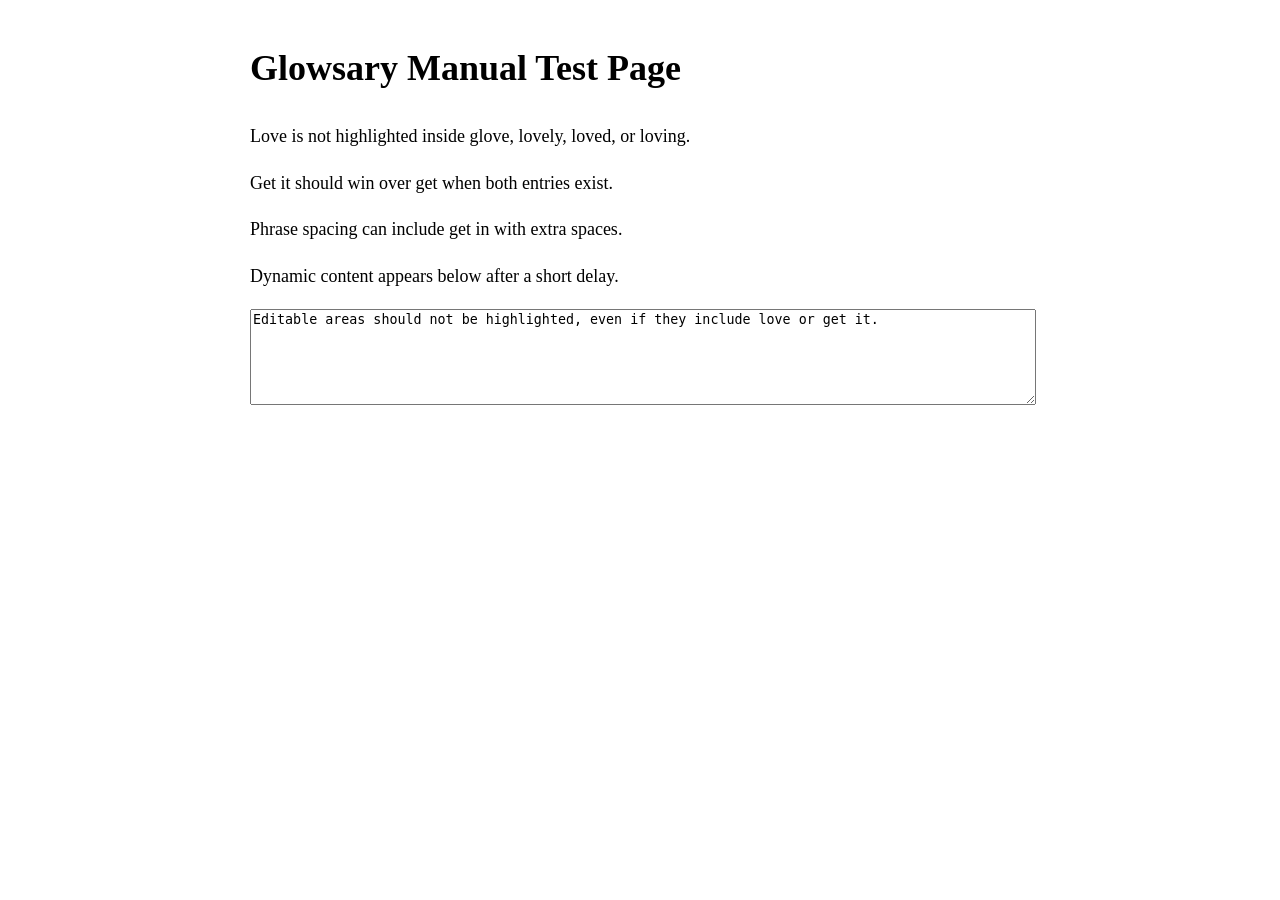
<file: manual-test.html>
<!doctype html>
<html lang="en">
  <head>
    <meta charset="utf-8" />
    <meta name="viewport" content="width=device-width, initial-scale=1" />
    <title>Glowsary Manual Test Page</title>
    <style>
      body {
        max-width: 780px;
        margin: 40px auto;
        padding: 0 20px;
        font: 18px/1.6 Georgia, serif;
      }

      textarea {
        width: 100%;
        min-height: 90px;
      }
    </style>
  </head>
  <body>
    <h1>Glowsary Manual Test Page</h1>
    <p>Love is not highlighted inside glove, lovely, loved, or loving.</p>
    <p>Get it should win over get when both entries exist.</p>
    <p>Phrase spacing can include get     in with extra spaces.</p>
    <p id="dynamic-target">Dynamic content appears below after a short delay.</p>
    <textarea>Editable areas should not be highlighted, even if they include love or get it.</textarea>

    <script>
      setTimeout(() => {
        const paragraph = document.createElement("p");
        paragraph.textContent = "Dynamically added text includes love, get it, and get     in.";
        document.body.appendChild(paragraph);
      }, 1200);
    </script>
  </body>
</html>
</file>
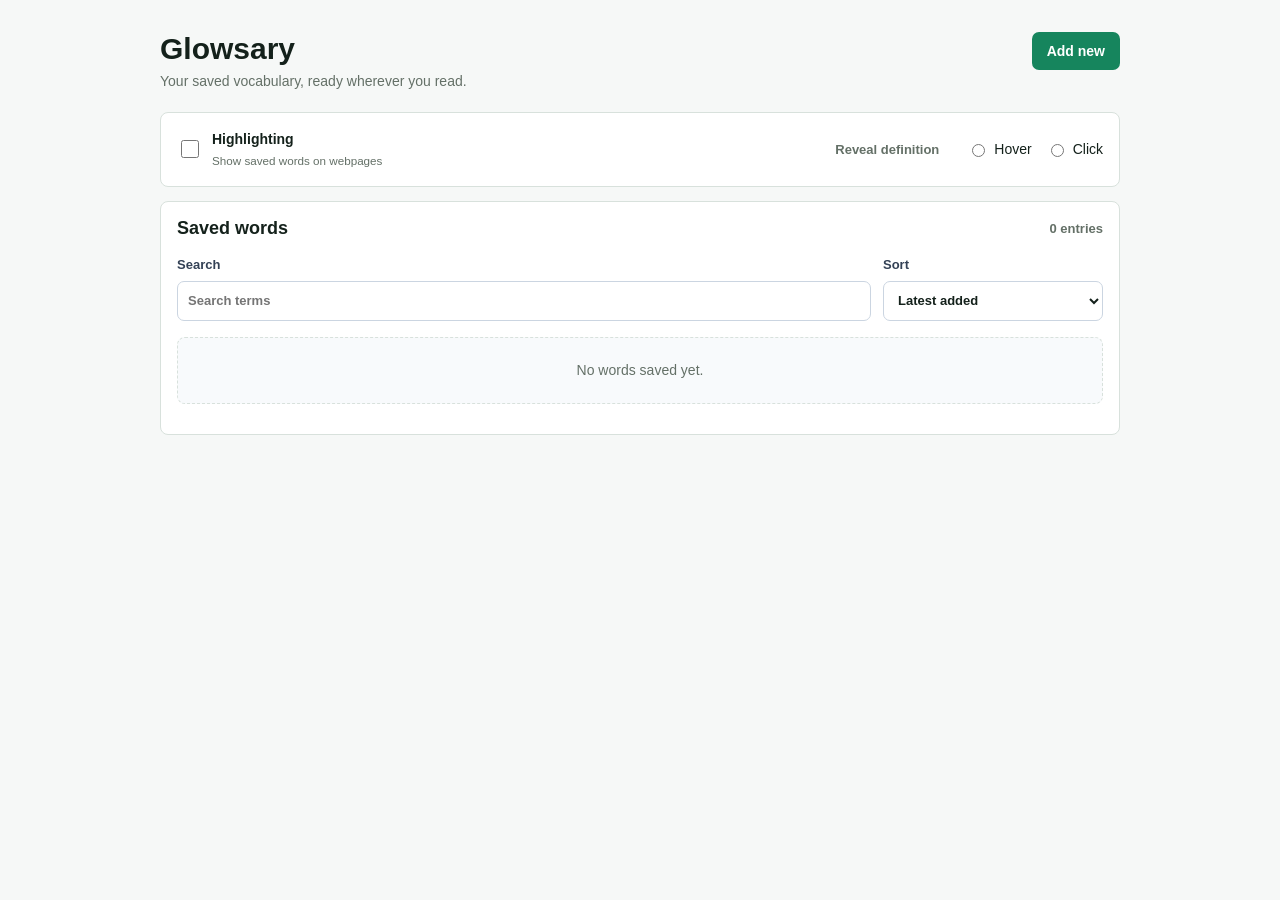
<file: options.html>
<!doctype html>
<html lang="en">
  <head>
    <meta charset="utf-8" />
    <meta name="viewport" content="width=device-width, initial-scale=1" />
    <title>Glowsary</title>
    <link rel="stylesheet" href="options.css" />
  </head>
  <body>
    <main class="shell">
      <header class="topbar">
        <div>
          <h1>Glowsary</h1>
          <p>Your saved vocabulary, ready wherever you read.</p>
        </div>
        <button class="primary-button" id="add-entry" type="button">Add new</button>
      </header>

      <section class="settings-panel" aria-label="Settings">
        <label class="switch-row">
          <input id="highlighting-enabled" type="checkbox" />
          <span>
            <strong>Highlighting</strong>
            <small>Show saved words on webpages</small>
          </span>
        </label>

        <fieldset class="trigger-group">
          <legend>Reveal definition</legend>
          <label>
            <input type="radio" name="reveal-trigger" value="hover" />
            Hover
          </label>
          <label>
            <input type="radio" name="reveal-trigger" value="click" />
            Click
          </label>
        </fieldset>
      </section>

      <section class="editor-panel" id="editor-panel" hidden>
        <div class="panel-header">
          <h2 id="editor-title">Add word</h2>
          <button class="icon-button" id="close-editor" type="button" aria-label="Close form">&times;</button>
        </div>
        <form id="entry-form" class="entry-form">
          <label>
            Word
            <input id="term-input" name="term" autocomplete="off" />
          </label>
          <label>
            Definition
            <textarea id="definition-input" name="definition"></textarea>
          </label>
          <div class="form-message" id="form-message" role="alert"></div>
          <div class="form-actions">
            <button class="secondary-button" id="cancel-editor" type="button">Cancel</button>
            <button class="primary-button" type="submit">Save</button>
          </div>
        </form>
      </section>

      <section class="list-section" aria-labelledby="list-heading">
        <div class="list-heading-row">
          <h2 id="list-heading">Saved words</h2>
          <span id="entry-count">0 entries</span>
        </div>
        <div class="list-controls">
          <label class="search-field">
            Search
            <input id="search-input" type="search" autocomplete="off" placeholder="Search terms" />
          </label>
          <label class="sort-field">
            Sort
            <select id="sort-select">
              <option value="latest">Latest added</option>
              <option value="az">A -> Z</option>
            </select>
          </label>
        </div>
        <div class="empty-state" id="empty-state">No words saved yet.</div>
        <div class="entry-list" id="entry-list"></div>
      </section>
    </main>

    <script src="options.js"></script>
  </body>
</html>
</file>
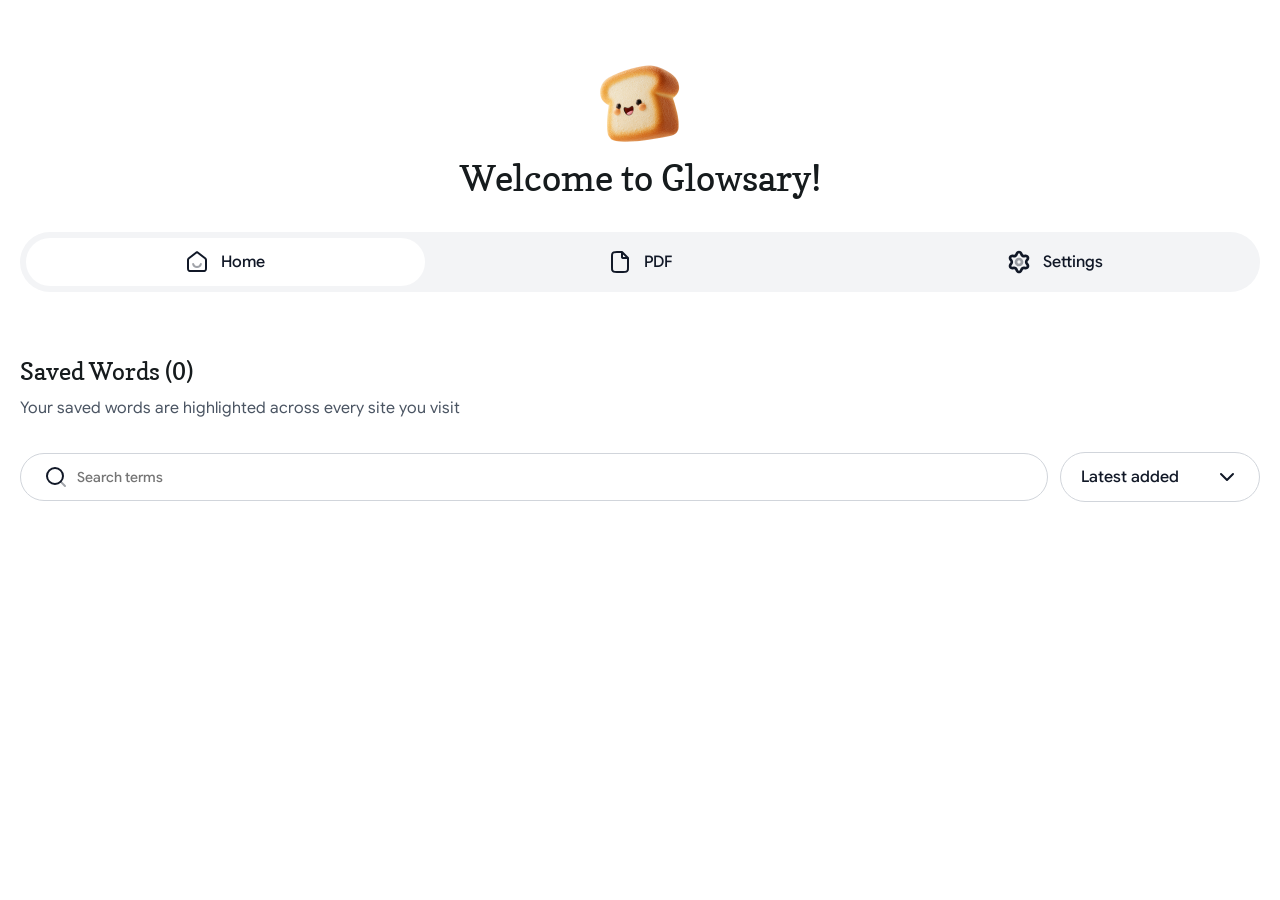
<file: extension/options.html>
<!doctype html>
<html lang="en">
  <head>
    <meta charset="utf-8" />
    <meta name="viewport" content="width=device-width, initial-scale=1" />
    <title>Glowsary</title>
    <script src="tokens/color-tokens.js"></script>
    <script src="tokens/semantic-color-tokens.js"></script>
    <script src="tokens/shadow-tokens.js"></script>
    <script src="tokens/typography-tokens.js"></script>
    <script src="tokens/semantic-typography-tokens.js"></script>
    <script src="tokens/radius-tokens.js"></script>
    <script src="tokens/gradient-tokens.js"></script>
    <script src="tokens/spacing-tokens.js"></script>
    <script src="tokens/image-tokens.js"></script>
    <link rel="stylesheet" href="text-button.css" />
    <link rel="stylesheet" href="icon-button.css" />
    <link rel="stylesheet" href="tab-nav.css" />
    <link rel="stylesheet" href="switch.css" />
    <link rel="stylesheet" href="color-picker.css" />
    <link rel="stylesheet" href="entry-form.css" />
    <link rel="stylesheet" href="content.css" />
    <link rel="stylesheet" href="options.css" />
    <link rel="stylesheet" href="pdf-reader.css" />
  </head>
  <body>
    <main class="shell">
      <header class="topbar">
        <span class="topbar__logo" aria-hidden="true"></span>
        <h1>Welcome to Glowsary!</h1>
      </header>

      <nav class="tab-nav" id="management-tab-nav" role="tablist" aria-label="Management sections">
        <button class="tab-nav__item is-active" id="management-tab-home" type="button" role="tab" aria-selected="true" aria-controls="management-panel-home" data-tab-value="home">
          <span class="tab-nav__icon tab-nav__icon--home" aria-hidden="true"></span>
          <span class="tab-nav__label">Home</span>
        </button>
        <button class="tab-nav__item" id="management-tab-pdf" type="button" role="tab" aria-selected="false" aria-controls="management-panel-pdf" data-tab-value="pdf" tabindex="-1">
          <span class="tab-nav__icon tab-nav__icon--pdf" aria-hidden="true"></span>
          <span class="tab-nav__label">PDF</span>
        </button>
        <button class="tab-nav__item" id="management-tab-settings" type="button" role="tab" aria-selected="false" aria-controls="management-panel-settings" data-tab-value="settings" tabindex="-1">
          <span class="tab-nav__icon tab-nav__icon--settings" aria-hidden="true"></span>
          <span class="tab-nav__label">Settings</span>
        </button>
      </nav>

      <section class="management-tab-panel" id="management-panel-home" role="tabpanel" aria-labelledby="management-tab-home" data-tab-panel="home">
        <section class="home-section" aria-labelledby="list-heading">
          <header class="home-header">
            <div class="home-title-group">
              <div class="home-title-row">
                <h2 id="list-heading">Saved Words (<span id="entry-count">0</span>)</h2>
              </div>
              <p>Your saved words are highlighted across every site you visit</p>
            </div>
          </header>
          <div class="list-controls">
            <label class="search-field">
              <span class="visually-hidden">Search</span>
              <input id="search-input" type="search" autocomplete="off" placeholder="Search terms" />
            </label>
            <label class="sort-field">
              <span class="visually-hidden">Sort</span>
              <select id="sort-select">
                <option value="latest">Latest added</option>
                <option value="az">A -> Z</option>
              </select>
            </label>
          </div>
          <div class="entry-list" id="entry-list"></div>
          <div class="empty-state grid-empty-state" id="empty-state" hidden>No matching words.</div>
        </section>
      </section>

      <section class="management-tab-panel" id="management-panel-pdf" role="tabpanel" aria-labelledby="management-tab-pdf" data-tab-panel="pdf" hidden>
        <section class="pdf-section" aria-labelledby="pdf-heading">
          <header class="home-header">
            <div class="home-title-group">
              <div class="home-title-row">
                <h2 id="pdf-heading">PDFs (<span id="pdf-count">0</span>)</h2>
              </div>
              <p>Read your PDFs inside Glowsary with your saved words highlighted, just like on the web.</p>
            </div>
          </header>
          <div class="pdf-grid" id="pdf-grid"></div>
          <div class="empty-state grid-empty-state" id="pdf-empty-state" hidden>No PDFs yet. Upload one to start reading.</div>
        </section>
        <input id="pdf-file-input" type="file" accept="application/pdf,.pdf" hidden />
      </section>

      <section class="management-tab-panel" id="management-panel-settings" role="tabpanel" aria-labelledby="management-tab-settings" data-tab-panel="settings" hidden>
        <section class="language-section" aria-labelledby="language-heading">
          <div class="settings-section-header settings-section-header--with-action">
            <div class="settings-section-title-group">
              <div class="settings-section-title-row">
                <h2 id="language-heading">Language</h2>
              </div>
              <p>The language Glowsary's interface is shown in.</p>
            </div>
            <label class="sort-field app-language-field">
              <span class="visually-hidden">App language</span>
              <select id="app-language-select">
                <option value="en">English</option>
              </select>
            </label>
          </div>
        </section>

        <section class="excluded-section" aria-labelledby="excluded-heading">
          <div class="settings-section-header settings-section-header--with-action">
            <div class="settings-section-title-group">
              <div class="settings-section-title-row">
                <h2 id="excluded-heading">Excluded Sites (<span id="excluded-count">0</span>)</h2>
              </div>
              <p>Pause highlighting on sites where saved words are noise.</p>
            </div>
            <button class="text-button text-button--default excluded-add-button" id="add-excluded-site" type="button">
              <span class="text-button__label">Add New</span>
            </button>
          </div>
          <div class="excluded-list" id="excluded-list"></div>
        </section>

        <section class="autogenerate-section autogenerate-prompt-section" aria-labelledby="autogenerate-prompt-heading">
          <div class="settings-section-header settings-section-header--with-action">
            <div class="settings-section-title-group">
              <div class="settings-section-title-row">
                <h2 id="autogenerate-prompt-heading">Auto-generate Prompt</h2>
              </div>
              <p>The instruction sent with each word you generate. Make it any style, tone, or language you want.</p>
            </div>
            <div class="autogenerate-prompt-actions">
              <button class="text-button text-button--secondary autogenerate-prompt-action" id="reset-autogenerate-prompt" type="button">
                <span class="text-button__label">Reset</span>
              </button>
              <button class="text-button text-button--default autogenerate-prompt-action" id="edit-autogenerate-prompt" type="button">
                <span class="text-button__label">Edit</span>
              </button>
              <button class="text-button text-button--secondary autogenerate-prompt-action" id="cancel-autogenerate-prompt" type="button" hidden>
                <span class="text-button__label">Cancel</span>
              </button>
              <button class="text-button text-button--default autogenerate-prompt-action" id="save-autogenerate-prompt" type="button" hidden>
                <span class="text-button__label">Save</span>
              </button>
            </div>
          </div>
          <label class="autogenerate-prompt-field">
            <span class="visually-hidden">Auto-generate prompt</span>
            <textarea class="autogenerate-prompt-control" id="autogenerate-prompt-input" readonly></textarea>
          </label>
        </section>

        <section class="autogenerate-section autogenerate-key-section" aria-labelledby="autogenerate-key-heading">
          <div class="settings-section-header">
            <div class="settings-section-title-group">
              <div class="settings-section-title-row autogenerate-key-title-row">
                <h2 id="autogenerate-key-heading">API Key</h2>
              </div>
              <p id="autogenerate-key-subtitle"></p>
            </div>
          </div>
          <div class="autogenerate-custom-key" id="autogenerate-custom-key">
            <div class="autogenerate-key-row">
              <label class="field-input autogenerate-key-field">
                <span class="visually-hidden">Gemini API key</span>
                <input class="field-input__control autogenerate-key-control" id="autogenerate-key-input" type="text" autocomplete="off" autocapitalize="off" spellcheck="false" placeholder="Paste your Gemini API key" />
              </label>
              <button class="text-button text-button--default autogenerate-key-save" id="save-autogenerate-key" type="button">
                <span class="text-button__label">Save</span>
              </button>
              <button class="text-button text-button--destructive autogenerate-key-delete" id="delete-autogenerate-key" type="button" hidden>
                <span class="text-button__label">Delete</span>
              </button>
            </div>
            <p class="autogenerate-key-result" id="autogenerate-key-result" role="status" aria-live="polite" hidden></p>
          </div>
          <div class="autogenerate-key-tutorial">
            <iframe
              class="autogenerate-key-tutorial__video"
              src="https://www.youtube-nocookie.com/embed/Lo7QzellQtk"
              title="Glowsary API key setup tutorial"
              loading="lazy"
              allow="accelerometer; clipboard-write; encrypted-media; gyroscope; picture-in-picture; web-share"
              referrerpolicy="strict-origin-when-cross-origin"
              allowfullscreen
            ></iframe>
          </div>
        </section>

        <section class="backup-section" aria-labelledby="data-tools-heading">
          <div class="settings-section-header">
            <h2 id="data-tools-heading">Backup Data</h2>
            <p>Import or export your saved words as a JSON file.</p>
          </div>
          <div class="backup-card-grid">
            <button class="backup-card" id="import-entries" type="button">
              <span class="backup-card__icon backup-card__icon--upload" aria-hidden="true"></span>
              <span class="backup-card__title">Import JSON</span>
              <span class="backup-card__subtitle">Load words from a JSON file</span>
            </button>
            <button class="backup-card" id="export-entries" type="button">
              <span class="backup-card__icon backup-card__icon--download" aria-hidden="true"></span>
              <span class="backup-card__title">Export JSON</span>
              <span class="backup-card__subtitle">Save your words as a JSON file</span>
            </button>
            <input id="import-file" type="file" accept=".json,application/json" hidden />
          </div>
        </section>
      </section>

      <div class="editor-layer" id="editor-panel" hidden>
        <section class="editor-panel" role="dialog" aria-modal="true" aria-labelledby="editor-title">
          <div class="panel-header">
            <h2 id="editor-title">Add Word</h2>
            <button class="editor-close-button" id="close-editor" type="button" aria-label="Close form" title="Close form">
              <span class="editor-close-button__icon" aria-hidden="true"></span>
            </button>
          </div>
          <div id="entry-form-mount"></div>
        </section>
      </div>

      <div class="site-dialog-layer" id="site-dialog" hidden>
        <section class="site-dialog-panel" role="dialog" aria-modal="true" aria-labelledby="site-dialog-title">
          <div class="panel-header">
            <h2 id="site-dialog-title">Add Site</h2>
            <button class="editor-close-button" id="close-site-dialog" type="button" aria-label="Close dialog" title="Close dialog">
              <span class="editor-close-button__icon" aria-hidden="true"></span>
            </button>
          </div>
          <form class="site-dialog-form" id="site-dialog-form">
            <div class="site-dialog-fields">
              <label class="field-input">
                <span class="field-input__label">Site</span>
                <input class="field-input__control" id="site-input" name="site" type="text" autocomplete="off" placeholder="spotify.com" />
                <p class="field-input__hint" id="site-hint"></p>
              </label>
            </div>
            <div class="form-actions">
              <button class="text-button text-button--default" id="save-site" type="submit" disabled>
                <span class="text-button__label">Save</span>
              </button>
            </div>
          </form>
        </section>
      </div>
    </main>
    <div class="toast" id="toast" role="status" aria-live="polite" hidden></div>

    <script src="domain-utils.js"></script>
    <script src="icon-button.js"></script>
    <script src="speech.js"></script>
    <script src="tab-nav.js"></script>
    <script src="color-picker.js"></script>
    <script src="entry-form.js"></script>
    <script src="auto-generate.js"></script>
    <script src="image-field.js"></script>
    <script src="entry-utils.js"></script>
    <script src="options.js"></script>
    <script type="module" src="pdf-reader.js"></script>
  </body>
</html>
</file>
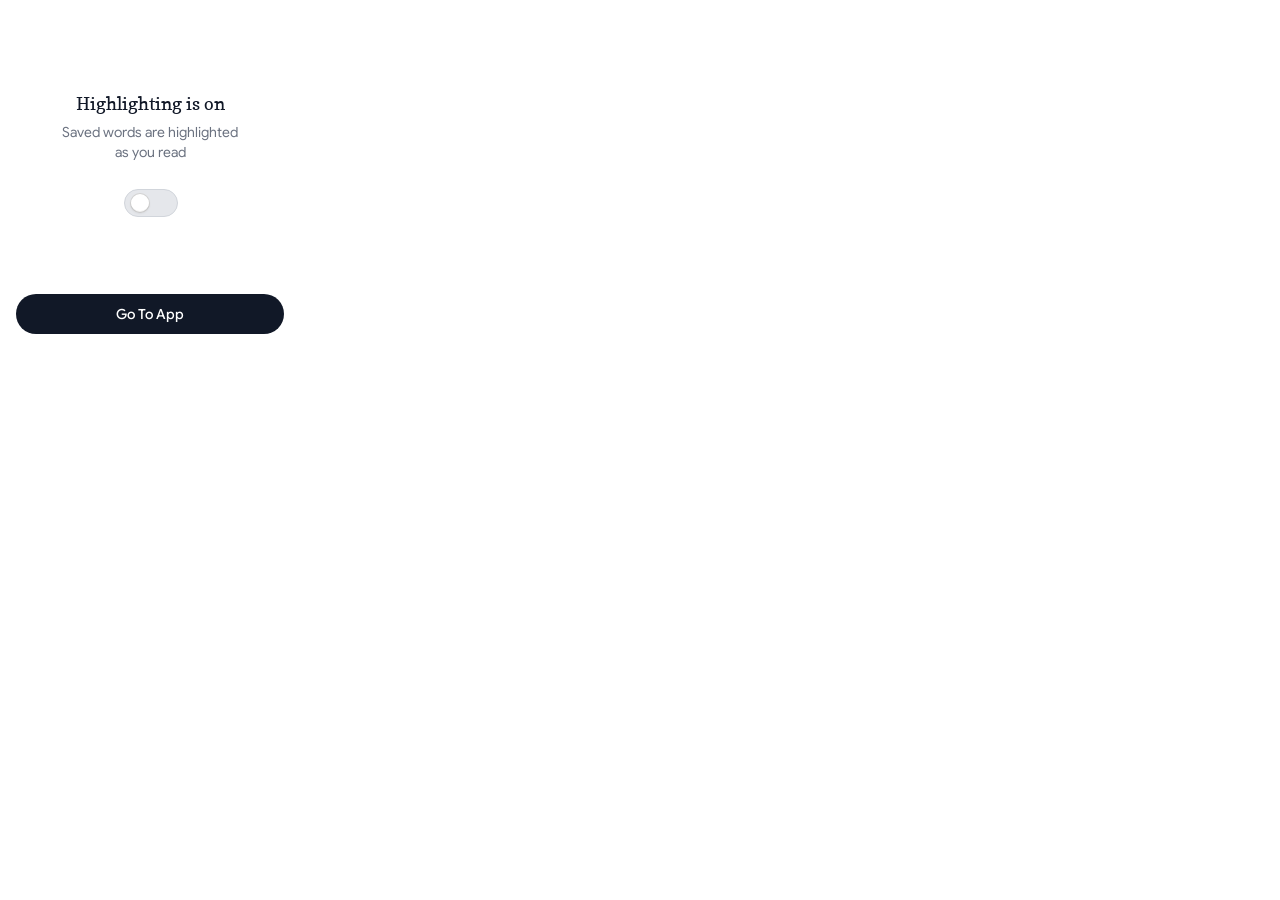
<file: extension/popup.html>
<!doctype html>
<html lang="en">
  <head>
    <meta charset="utf-8" />
    <meta name="viewport" content="width=device-width, initial-scale=1" />
    <title>Glowsary</title>
    <script src="tokens/color-tokens.js"></script>
    <script src="tokens/semantic-color-tokens.js"></script>
    <script src="tokens/shadow-tokens.js"></script>
    <script src="tokens/typography-tokens.js"></script>
    <script src="tokens/semantic-typography-tokens.js"></script>
    <script src="tokens/radius-tokens.js"></script>
    <script src="tokens/spacing-tokens.js"></script>
    <link rel="stylesheet" href="text-button.css" />
    <link rel="stylesheet" href="switch.css" />
    <link rel="stylesheet" href="popup.css" />
  </head>
  <body>
    <main class="popup-shell">
      <section class="popup-main" aria-live="polite">
        <div class="popup-status">
          <h1 class="popup-status__title" id="popup-status-title">Highlighting is on</h1>
          <p class="popup-status__subtitle" id="popup-status-subtitle" aria-label="Saved words are highlighted as you read">
            <span aria-hidden="true">Saved words are highlighted</span>
            <span aria-hidden="true">as you read</span>
          </p>
        </div>

        <label class="glowsary-switch-row popup-switch" aria-label="Highlighting">
          <input id="highlighting-enabled" type="checkbox" />
        </label>
      </section>

      <footer class="popup-footer">
        <button class="text-button text-button--default popup-app-button" id="go-to-app" type="button">
          <span class="text-button__label">Go To App</span>
        </button>
      </footer>
    </main>

    <script src="popup.js"></script>
  </body>
</html>
</file>
<file: options.css>
:root {
  color-scheme: light;
  --bg: #f6f8f7;
  --surface: #ffffff;
  --text: #14211b;
  --muted: #647067;
  --line: #d8e1dc;
  --accent: #16855d;
  --accent-dark: #106c4a;
  --danger: #b42318;
}

* {
  box-sizing: border-box;
}

body {
  min-width: 680px;
  margin: 0;
  color: var(--text);
  background: var(--bg);
  font: 14px/1.5 -apple-system, BlinkMacSystemFont, "Segoe UI", sans-serif;
}

.shell {
  width: min(960px, calc(100% - 40px));
  margin: 0 auto;
  padding: 32px 0 48px;
}

.topbar {
  display: flex;
  align-items: flex-start;
  justify-content: space-between;
  gap: 24px;
  margin-bottom: 20px;
}

h1,
h2,
p {
  margin: 0;
}

h1 {
  font-size: 30px;
  line-height: 1.1;
}

h2 {
  font-size: 18px;
  line-height: 1.2;
}

.topbar p {
  margin-top: 6px;
  color: var(--muted);
}

button,
input,
select,
textarea {
  font: inherit;
}

button {
  cursor: pointer;
}

.primary-button,
.secondary-button,
.danger-button,
.icon-button {
  border-radius: 7px;
  font-weight: 700;
}

.primary-button,
.secondary-button,
.danger-button {
  min-height: 38px;
  padding: 0 14px;
  border: 1px solid transparent;
}

.primary-button {
  color: #ffffff;
  background: var(--accent);
}

.primary-button:hover {
  background: var(--accent-dark);
}

.secondary-button {
  color: #334155;
  background: #ffffff;
  border-color: var(--line);
}

.secondary-button:hover {
  background: #f8fafc;
}

.danger-button {
  color: var(--danger);
  background: #ffffff;
  border-color: #f0c7c2;
}

.danger-button:hover {
  background: #fff5f4;
}

.icon-button {
  width: 32px;
  height: 32px;
  color: #475569;
  background: transparent;
  border: 0;
  font-size: 24px;
  line-height: 1;
}

.icon-button:hover {
  background: #eef4f1;
}

.settings-panel,
.editor-panel,
.list-section {
  background: var(--surface);
  border: 1px solid var(--line);
  border-radius: 8px;
}

.settings-panel {
  display: flex;
  align-items: center;
  justify-content: space-between;
  gap: 24px;
  padding: 16px;
  margin-bottom: 14px;
}

.switch-row {
  display: flex;
  align-items: center;
  gap: 10px;
}

.switch-row input {
  width: 18px;
  height: 18px;
  accent-color: var(--accent);
}

.switch-row span {
  display: grid;
  gap: 2px;
}

.switch-row small {
  color: var(--muted);
}

.trigger-group {
  display: flex;
  align-items: center;
  gap: 14px;
  margin: 0;
  padding: 0;
  border: 0;
}

.trigger-group legend {
  float: left;
  margin-right: 12px;
  color: var(--muted);
  font-size: 13px;
  font-weight: 700;
}

.trigger-group label {
  display: inline-flex;
  align-items: center;
  gap: 6px;
}

.trigger-group input {
  accent-color: var(--accent);
}

.editor-panel {
  margin-bottom: 14px;
  padding: 16px;
}

.panel-header,
.list-heading-row {
  display: flex;
  align-items: center;
  justify-content: space-between;
  gap: 16px;
}

.entry-form {
  display: grid;
  gap: 12px;
  margin-top: 14px;
}

.entry-form label {
  display: grid;
  gap: 6px;
  color: #334155;
  font-size: 13px;
  font-weight: 700;
}

.entry-form input,
.entry-form textarea {
  width: 100%;
  color: var(--text);
  background: #ffffff;
  border: 1px solid #cbd5e1;
  border-radius: 7px;
  outline: none;
}

.entry-form input {
  min-height: 40px;
  padding: 8px 10px;
}

.entry-form textarea {
  min-height: 96px;
  padding: 10px;
  resize: vertical;
}

.entry-form input:focus,
.entry-form textarea:focus {
  border-color: var(--accent);
  box-shadow: 0 0 0 3px rgba(36, 160, 111, 0.16);
}

.form-message {
  min-height: 18px;
  color: var(--danger);
  font-size: 13px;
}

.form-message.is-info {
  color: var(--accent-dark);
}

.form-actions {
  display: flex;
  justify-content: flex-end;
  gap: 8px;
}

.list-section {
  padding: 16px;
}

#entry-count {
  color: var(--muted);
  font-size: 13px;
  font-weight: 700;
}

.list-controls {
  display: grid;
  grid-template-columns: minmax(220px, 1fr) minmax(160px, 220px);
  gap: 12px;
  margin-top: 16px;
}

.search-field,
.sort-field {
  display: grid;
  gap: 6px;
  color: #334155;
  font-size: 13px;
  font-weight: 700;
}

.search-field input,
.sort-field select {
  width: 100%;
  min-height: 40px;
  color: var(--text);
  background: #ffffff;
  border: 1px solid #cbd5e1;
  border-radius: 7px;
  outline: none;
}

.search-field input {
  padding: 8px 10px;
}

.sort-field select {
  padding: 8px 32px 8px 10px;
}

.search-field input:focus,
.sort-field select:focus {
  border-color: var(--accent);
  box-shadow: 0 0 0 3px rgba(36, 160, 111, 0.16);
}

.empty-state {
  margin-top: 16px;
  padding: 22px;
  color: var(--muted);
  background: #f8fafc;
  border: 1px dashed var(--line);
  border-radius: 8px;
  text-align: center;
}

.entry-list {
  display: grid;
  gap: 10px;
  margin-top: 14px;
}

.entry-card {
  display: grid;
  grid-template-columns: minmax(160px, 220px) 1fr auto;
  gap: 14px;
  align-items: start;
  padding: 14px;
  border: 1px solid var(--line);
  border-radius: 8px;
}

.entry-term {
  font-weight: 800;
  overflow-wrap: anywhere;
}

.entry-definition {
  color: #334155;
  white-space: pre-wrap;
  overflow-wrap: anywhere;
}

.entry-actions {
  display: flex;
  gap: 8px;
}

@media (max-width: 760px) {
  body {
    min-width: 0;
  }

  .shell {
    width: min(100% - 24px, 960px);
    padding-top: 20px;
  }

  .topbar,
  .settings-panel,
  .list-controls,
  .entry-card {
    display: grid;
  }

  .list-controls {
    grid-template-columns: 1fr;
  }

  .entry-card {
    grid-template-columns: 1fr;
  }

  .entry-actions {
    justify-content: flex-start;
  }
}
</file>
<file: extension/text-button.css>
.text-button {
  box-sizing: border-box;
  display: inline-flex;
  align-items: center;
  justify-content: center;
  width: auto;
  max-width: 100%;
  height: 40px;
  min-width: 0;
  padding: 12px 20px;
  gap: 8px;
  color: var(--text-button-label);
  background: var(--text-button-bg);
  border: 0;
  border-radius: var(--cta);
  box-shadow: none;
  appearance: none;
  cursor: pointer;
  font-family: var(--font-family-body);
  font-size: var(--font-size-text-sm);
  font-weight: var(--font-weight-medium);
  line-height: var(--line-height-text-sm);
  letter-spacing: 0;
  text-align: center;
  text-decoration: none;
  white-space: nowrap;
  overflow: hidden;
  text-overflow: ellipsis;
}

.text-button__label {
  min-width: 0;
  white-space: nowrap;
  overflow: hidden;
  text-overflow: ellipsis;
}

.text-button svg {
  width: 20px;
  height: 20px;
  flex: 0 0 20px;
  color: var(--text-button-icon);
}

.text-button--default {
  --text-button-bg: var(--bg-primary-solid);
  --text-button-label: var(--text-white);
  --text-button-icon: var(--fg-white);
}

.text-button--secondary {
  --text-button-bg: var(--bg-quaternary);
  --text-button-label: var(--text-primary);
  --text-button-icon: var(--fg-primary);
}

.text-button--destructive {
  --text-button-bg: var(--color-base-transparent);
  --text-button-label: var(--text-error-primary);
  --text-button-icon: var(--fg-error-primary);
}

.text-button--xs {
  height: 32px;
  padding: 8px 16px;
}

.text-button--xs svg {
  width: 16px;
  height: 16px;
  flex: 0 0 16px;
}

.text-button--disabled,
.text-button:disabled {
  opacity: 0.5;
  cursor: default;
  pointer-events: none;
}
</file>
<file: extension/icon-button.css>
.icon-button {
  --icon-button-bg: var(--bg-primary-solid);
  --icon-button-icon: var(--fg-white);

  box-sizing: border-box;
  display: inline-flex;
  align-items: center;
  justify-content: center;
  width: 40px;
  height: 40px;
  min-width: 40px;
  min-height: 40px;
  padding: 0;
  color: var(--icon-button-icon);
  background: var(--icon-button-bg);
  border: 0;
  border-radius: 9999px;
  box-shadow: none;
  appearance: none;
  cursor: pointer;
}

.icon-button svg,
.icon-button__icon {
  width: 18px;
  height: 18px;
  flex: 0 0 18px;
  color: currentColor;
}

.icon-button--primary {
  --icon-button-bg: var(--bg-primary-solid);
  --icon-button-icon: var(--fg-white);
}

.icon-button--secondary {
  --icon-button-bg: var(--bg-quaternary);
  --icon-button-icon: var(--fg-primary);
}

.icon-button--destructive {
  --icon-button-bg: var(--bg-error-solid);
  --icon-button-icon: var(--fg-error-white);
}
</file>
<file: extension/tab-nav.css>
.tab-nav {
  display: flex;
  width: 100%;
  height: 60px;
  padding: 6px;
  gap: 16px;
  background: var(--bg-tertiary);
  border-radius: 9999px;
}

.tab-nav__item {
  display: inline-flex;
  flex: 1 1 0;
  align-items: center;
  justify-content: center;
  min-width: 0;
  padding: 12px 16px;
  gap: 12px;
  color: var(--text-primary);
  background: var(--color-base-transparent);
  border: 0;
  border-radius: 9999px;
  outline: none;
  appearance: none;
  font-family: var(--font-family-body);
  font-size: var(--font-size-text-md);
  font-weight: var(--font-weight-medium);
  line-height: var(--line-height-text-md);
  letter-spacing: 0;
  white-space: nowrap;
}

.tab-nav__item.is-active {
  background: var(--bg-primary);
}

.tab-nav__item:focus-visible {
  box-shadow: 0 0 0 3px color-mix(in srgb, var(--fg-primary) 24%, var(--color-base-transparent));
}

.tab-nav__icon {
  width: 24px;
  height: 24px;
  flex: 0 0 24px;
  background: var(--fg-primary);
  mask-position: center;
  mask-repeat: no-repeat;
  mask-size: contain;
  -webkit-mask-position: center;
  -webkit-mask-repeat: no-repeat;
  -webkit-mask-size: contain;
}

.tab-nav__icon--home {
  mask-image: url("assets/home-smile.svg");
  -webkit-mask-image: url("assets/home-smile.svg");
}

.tab-nav__icon--pdf {
  mask-image: url("assets/file-04.svg");
  -webkit-mask-image: url("assets/file-04.svg");
}

.tab-nav__icon--settings {
  mask-image: url("assets/settings-02.svg");
  -webkit-mask-image: url("assets/settings-02.svg");
}

.tab-nav__label {
  min-width: 0;
  overflow: hidden;
  text-overflow: ellipsis;
  white-space: nowrap;
}
</file>
<file: extension/switch.css>
.glowsary-switch-row {
  display: flex;
  align-items: center;
  gap: 10px;
}

.glowsary-switch-row input[type="checkbox"] {
  --switch-track-bg: var(--bg-quaternary);
  --switch-track-border: var(--border-primary);
  --switch-track-width: 54px;
  --switch-track-height: 28px;
  --switch-track-padding: 6px;
  --switch-knob-size: 20px;
  --switch-knob-offset: calc((var(--switch-track-height) - var(--switch-knob-size)) / 2 - 1px);
  --switch-knob-travel: calc(var(--switch-track-width) - var(--switch-knob-size) - (2 * var(--switch-track-padding)));

  position: relative;
  width: var(--switch-track-width);
  height: var(--switch-track-height);
  flex: 0 0 var(--switch-track-width);
  appearance: none;
  background: var(--switch-track-bg);
  border: 1px solid var(--switch-track-border);
  border-radius: var(--cta);
  cursor: pointer;
  outline: none;
}

.glowsary-switch-row--md input[type="checkbox"] {
  --switch-track-width: 39px;
  --switch-track-height: 20px;
  --switch-track-padding: 3px;
  --switch-knob-size: 16px;
}

.glowsary-switch-row input[type="checkbox"]::before {
  content: "";
  position: absolute;
  top: var(--switch-knob-offset);
  left: calc(var(--switch-track-padding) - 1px);
  width: var(--switch-knob-size);
  height: var(--switch-knob-size);
  background: var(--bg-primary);
  border-radius: var(--cta);
  box-shadow: var(--shadow-xs-skeuomorphic);
  transition: transform 120ms ease;
}

.glowsary-switch-row input[type="checkbox"]:checked {
  --switch-track-bg: var(--bg-primary-solid);
  --switch-track-border: var(--color-base-transparent);
}

.glowsary-switch-row input[type="checkbox"]:checked::before {
  transform: translateX(var(--switch-knob-travel));
}

.glowsary-switch-row input[type="checkbox"]:focus-visible {
  box-shadow: 0 0 0 3px color-mix(in srgb, var(--bg-primary-solid) 20%, var(--color-base-transparent));
}

.glowsary-switch-row span {
  display: grid;
  gap: 2px;
}

.glowsary-switch-row small {
  color: var(--color-neutral-500);
}

.glowsary-switch-row strong {
  font-weight: var(--font-weight-semi-bold);
}

@media (prefers-reduced-motion: reduce) {
  .glowsary-switch-row input[type="checkbox"]::before {
    transition: none;
  }
}
</file>
<file: extension/color-picker.css>
.color-picker {
  display: flex;
  width: max-content;
  gap: 12px;
}

.color-picker__option {
  box-sizing: border-box;
  display: inline-flex;
  align-items: center;
  justify-content: center;
  width: 40px;
  height: 40px;
  padding: 0;
  color: var(--wc-subtext);
  background: var(--wc-bg-card);
  border: 1px solid var(--wc-border);
  border-radius: var(--cta);
  appearance: none;
  cursor: pointer;
}

.color-picker__option:focus-visible {
  outline: auto;
}

.color-picker__check {
  width: 20px;
  height: 20px;
  background: currentColor;
  -webkit-mask: url("assets/check.svg") center / contain no-repeat;
  mask: url("assets/check.svg") center / contain no-repeat;
  display: none;
}

.color-picker__option.is-selected .color-picker__check {
  display: block;
}
</file>
<file: extension/entry-form.css>
.entry-form,
.glowsary-entry-form {
  display: grid;
  grid-template-rows: minmax(0, 1fr) auto;
  gap: 32px;
  width: 100%;
  height: 100%;
  min-height: 0;
  margin: 0;
  box-sizing: border-box;
}

.entry-form-fields,
.glowsary-entry-form-fields {
  display: grid;
  align-content: start;
  gap: 24px;
  min-height: 0;
  overflow: auto;
}

.field-input,
.glowsary-field-input {
  display: grid;
  gap: 6px;
  min-width: 0;
  box-sizing: border-box;
}

.field-input__label,
.glowsary-field-input__label {
  min-width: 0;
  margin: 0;
  color: var(--text-primary);
  font-family: var(--font-family-body);
  font-size: var(--font-size-text-sm);
  font-weight: var(--font-weight-medium);
  line-height: var(--line-height-text-sm);
  letter-spacing: 0;
  overflow: hidden;
  text-overflow: ellipsis;
  white-space: nowrap;
}

.field-input__header,
.glowsary-field-input__header {
  display: flex;
  align-items: center;
  gap: 8px;
  min-width: 0;
}

.field-input__control,
.glowsary-field-input__control {
  box-sizing: border-box;
  width: 100%;
  height: 40px;
  min-width: 0;
  padding: 0 12px;
  color: var(--text-primary);
  background: var(--bg-secondary);
  border: 1px solid var(--border-primary);
  border-radius: var(--box);
  font-family: var(--text-style-body-text-font-family);
  font-size: var(--text-style-body-text-font-size);
  font-weight: var(--text-style-body-text-font-weight);
  line-height: var(--text-style-body-text-line-height);
  letter-spacing: 0;
  overflow: hidden;
  text-overflow: ellipsis;
  white-space: nowrap;
  appearance: none;
}

.field-input__control--alias,
.glowsary-field-input__control--alias {
  background: var(--bg-primary);
  font-family: var(--font-family-body);
  font-size: var(--font-size-text-sm);
  font-weight: var(--font-weight-regular);
  line-height: var(--line-height-text-sm);
}

.field-input__control::placeholder,
.glowsary-field-input__control::placeholder {
  color: var(--color-gray-400);
  opacity: 1;
}

.field-input__control[hidden],
.glowsary-field-input__control[hidden] {
  display: none;
}

.field-input__control:focus-visible,
.glowsary-field-input__control:focus-visible {
  outline: auto;
}

.field-input__hint,
.glowsary-field-input__hint {
  min-width: 0;
  margin: 0;
  color: var(--text-tertiary);
  font-family: var(--font-family-body);
  font-size: var(--font-size-text-xs);
  font-weight: var(--font-weight-regular);
  line-height: var(--line-height-text-xs);
  letter-spacing: 0;
  overflow-wrap: anywhere;
}

.field-input__hint.is-error,
.glowsary-field-input__hint.is-error {
  color: var(--text-error-primary);
}

.multiline-input__control,
.glowsary-multiline-input__control {
  height: 250px;
  padding: 12px;
  resize: none;
  white-space: pre-wrap;
}

.field-input__generate {
  box-sizing: border-box;
  flex: 0 0 auto;
  display: inline-flex;
  align-items: center;
  justify-content: center;
  gap: 8px;
  margin-left: auto;
  height: 32px;
  padding: 0 16px;
  color: var(--text-white);
  background: var(--gradient-generate);
  background-size: 200% 200%;
  background-position: 0% 50%;
  border: 0;
  border-radius: var(--cta);
  font-family: var(--font-family-body);
  font-size: var(--font-size-text-sm);
  font-weight: var(--font-weight-medium);
  line-height: var(--line-height-text-sm);
  white-space: nowrap;
  cursor: pointer;
  appearance: none;
  transition: transform 0.2s ease, box-shadow 0.3s ease, background-position 0.6s ease;
}

.field-input__generate-icon {
  flex: 0 0 auto;
  width: 16px;
  height: 16px;
  background-color: currentColor;
  -webkit-mask: url("assets/star-06.svg") center / contain no-repeat;
  mask: url("assets/star-06.svg") center / contain no-repeat;
  transition: transform 0.3s ease;
}

.field-input__generate:hover:not(:disabled) {
  animation: glowsary-generate-shimmer 2.4s ease-in-out infinite;
  box-shadow:
    0 6px 18px color-mix(in srgb, var(--color-fuchsia-400) 55%, transparent),
    0 2px 8px color-mix(in srgb, var(--color-purple-400) 45%, transparent);
  transform: translateY(-1px);
}

.field-input__generate:hover:not(:disabled) .field-input__generate-icon {
  transform: rotate(18deg) scale(1.18);
}

.field-input__generate:focus-visible {
  outline: 2px solid var(--border-primary_focus);
  outline-offset: 2px;
}

.field-input__generate:disabled {
  color: var(--text-quaternary);
  background: var(--bg-quaternary);
  box-shadow: none;
  transform: none;
  cursor: default;
}

.field-input__generate.is-loading {
  color: var(--text-white);
  background: var(--gradient-generate);
  background-size: 200% 200%;
  background-position: 0% 50%;
}

.field-input__generate.is-loading .field-input__generate-icon {
  animation: glowsary-generate-spin 0.9s linear infinite;
}

@keyframes glowsary-generate-shimmer {
  0% { background-position: 0% 50%; }
  50% { background-position: 100% 50%; }
  100% { background-position: 0% 50%; }
}

@keyframes glowsary-generate-spin {
  to { transform: rotate(360deg); }
}

@media (prefers-reduced-motion: reduce) {
  .field-input__generate,
  .field-input__generate-icon {
    transition: none;
  }

  .field-input__generate:hover:not(:disabled) {
    animation: none;
    background-position: 100% 50%;
    transform: none;
  }

  .field-input__generate:hover:not(:disabled) .field-input__generate-icon {
    transform: none;
  }

  .field-input__generate.is-loading .field-input__generate-icon {
    animation: none;
  }
}

.form-actions,
.glowsary-form-actions {
  display: flex;
  align-items: center;
  gap: 8px;
  margin-top: auto;
}

.form-actions .text-button,
.glowsary-form-actions .glowsary-text-button {
  flex: 1 1 auto;
  width: 100%;
}

.icon-button[hidden],
.glowsary-icon-button[hidden] {
  display: none;
}

.image-field {
  display: grid;
  gap: var(--image-field-gap);
  min-width: 0;
}

.image-field__dropzone {
  display: flex;
  flex-direction: column;
  align-items: center;
  justify-content: center;
  gap: 12px;
  box-sizing: border-box;
  height: var(--image-box-height);
  padding: 12px;
  text-align: center;
  background: var(--bg-secondary);
  border: 1px dashed var(--border-primary);
  border-radius: var(--box);
  cursor: pointer;
}

.image-field__dropzone[hidden] {
  display: none;
}

.image-field__dropzone:hover,
.image-field__dropzone.is-dragging {
  border-color: var(--text-primary);
}

.image-field__dropzone:focus-visible {
  outline: auto;
}

.image-field__dropzone-icon {
  display: block;
  width: 24px;
  height: 24px;
  background: var(--text-quaternary);
  -webkit-mask: url("assets/image-03.svg") center / contain no-repeat;
  mask: url("assets/image-03.svg") center / contain no-repeat;
}

.image-field__dropzone-hint {
  color: var(--text-quaternary);
  font-family: var(--font-family-body);
  font-size: var(--font-size-text-xs);
  font-weight: var(--font-weight-regular);
  line-height: var(--line-height-text-xs);
}

.image-field__processing {
  display: none;
  flex-direction: column;
  align-items: center;
  gap: 8px;
}

.image-field__dropzone.is-processing {
  cursor: default;
}

.image-field__dropzone.is-processing:hover,
.image-field__dropzone.is-processing.is-dragging {
  border-color: var(--border-primary);
}

.image-field__dropzone.is-processing .image-field__dropzone-icon,
.image-field__dropzone.is-processing .image-field__dropzone-hint {
  display: none;
}

.image-field__dropzone.is-processing .image-field__processing {
  display: flex;
}

.image-field__processing-label {
  color: var(--text-tertiary);
  font-family: var(--font-family-body);
  font-size: var(--font-size-text-sm);
  font-weight: var(--font-weight-regular);
  line-height: var(--line-height-text-sm);
}

.image-field__spinner {
  display: block;
  box-sizing: border-box;
  width: var(--image-spinner-size);
  height: var(--image-spinner-size);
  border: var(--image-spinner-thickness) solid var(--border-primary);
  border-top-color: var(--text-primary);
  border-radius: 50%;
  animation: glowsary-image-field-spin 0.7s linear infinite;
}

@keyframes glowsary-image-field-spin {
  to {
    transform: rotate(360deg);
  }
}

.image-field__link-row {
  display: flex;
  align-items: center;
  gap: 6px;
  min-width: 0;
}

.image-field__link-row[hidden] {
  display: none;
}

.image-field__link-input {
  flex: 1 1 auto;
  min-width: 0;
}

.image-field__link-input::placeholder {
  color: var(--text-placeholder);
  opacity: 1;
}

.image-field__link-submit {
  display: inline-flex;
  flex: 0 0 40px;
  align-items: center;
  justify-content: center;
  width: 40px;
  height: 40px;
  padding: 0;
  background: var(--bg-primary-solid);
  border: 0;
  border-radius: var(--cta);
  cursor: pointer;
  appearance: none;
}

.image-field__link-submit:focus-visible {
  outline: auto;
}

.image-field__link-submit:disabled {
  opacity: 0.5;
  cursor: default;
}

.image-field__link-submit-icon {
  display: block;
  width: 18px;
  height: 18px;
  background: var(--fg-white);
  -webkit-mask: url("assets/arrow-up.svg") center / contain no-repeat;
  mask: url("assets/arrow-up.svg") center / contain no-repeat;
}

.image-field__preview {
  position: relative;
  display: flex;
  align-items: center;
  justify-content: center;
  box-sizing: border-box;
  height: var(--image-box-height);
  overflow: hidden;
  background: var(--bg-secondary);
  border: 1px solid var(--border-primary);
  border-radius: var(--box);
}

.image-field__preview[hidden] {
  display: none;
}

.image-field__preview-img {
  display: block;
  max-width: 100%;
  max-height: 100%;
  object-fit: contain;
}

.image-field__preview.is-error .image-field__preview-img {
  display: none;
}

.image-field__preview-placeholder {
  display: none;
}

.image-field__preview.is-error .image-field__preview-placeholder {
  display: flex;
  flex-direction: column;
  align-items: center;
  justify-content: center;
  gap: 8px;
}

.image-field__preview-placeholder-icon {
  display: block;
  width: 24px;
  height: 24px;
  background: var(--text-quaternary);
  -webkit-mask: url("assets/alert-triangle.svg") center / contain no-repeat;
  mask: url("assets/alert-triangle.svg") center / contain no-repeat;
}

.image-field__preview-placeholder-text {
  color: var(--text-quaternary);
  font-family: var(--font-family-body);
  font-size: var(--font-size-text-xs);
  font-weight: var(--font-weight-regular);
  line-height: var(--line-height-text-xs);
  text-align: center;
}

.image-field__preview-overlay {
  position: absolute;
  inset: 0;
  display: flex;
  align-items: center;
  justify-content: center;
  background: var(--image-overlay-hover-bg);
  opacity: 0;
  transition: opacity 0.15s ease;
}

.image-field__preview:hover .image-field__preview-overlay {
  opacity: 1;
}

.image-field__remove {
  display: inline-flex;
  flex: 0 0 40px;
  align-items: center;
  justify-content: center;
  width: 40px;
  height: 40px;
  padding: 0;
  background: var(--bg-error-solid);
  border: 0;
  border-radius: var(--cta);
  cursor: pointer;
  appearance: none;
}

.image-field__remove:focus-visible {
  outline: auto;
}

.image-field__remove-icon {
  display: block;
  width: 18px;
  height: 18px;
  background: var(--fg-white);
  -webkit-mask: url("assets/trash-03.svg") center / contain no-repeat;
  mask: url("assets/trash-03.svg") center / contain no-repeat;
}

.image-field__error {
  margin: 0;
}

.image-field__error[hidden] {
  display: none;
}

.image-field__file-input {
  display: none;
}
</file>
<file: extension/content.css>
.glowsary-highlight {
  background: var(--color-base-transparent) !important;
  border: 0 !important;
  box-shadow: none !important;
  cursor: help !important;
  text-decoration-line: underline !important;
  text-decoration-style: dashed !important;
  text-decoration-color: var(--wc-underline-default) !important;
  text-decoration-thickness: 0.08em !important;
  text-underline-offset: 0.18em !important;
  /* Radius is constant so the fill keeps its rounded corners while fading out; invisible at
     rest because the resting highlight has no background or border. */
  border-radius: var(--card-sm) !important;
  /* 0.12em horizontal pad has no spacing token yet (the scale holds only layout gaps); flagged in CHANGELOG. */
  padding: 0 0.12em !important;
  margin: 0 -0.12em !important;
  -webkit-box-decoration-break: clone !important;
  box-decoration-break: clone !important;
  transition: background-color 120ms ease, color 120ms ease, text-decoration-color 120ms ease !important;
}

/* Active state: driven by the word's open popup, not :hover, so the fill survives the
   pointer moving onto the popup. The class is added/removed in content.js. */
.glowsary-highlight--active {
  background: var(--wc-underline-hover-fill) !important;
  color: var(--wc-word-text) !important;
  text-decoration-color: var(--wc-underline-hover) !important;
}

.glowsary-popup {
  --font-family-heading: "Glowsary Copse", -apple-system, BlinkMacSystemFont, "Segoe UI", sans-serif;
  --font-family-body: "Glowsary Google Sans Flex", -apple-system, BlinkMacSystemFont, "Segoe UI", sans-serif;

  position: fixed;
  z-index: 2147483647;
  box-sizing: border-box;
  display: flex;
  flex-direction: column;
  gap: 12px;
  width: min(320px, calc(100vw - 16px));
  max-width: min(320px, calc(100vw - 16px));
  padding: 12px;
  color: var(--wc-subtext);
  background: var(--wc-bg-card);
  border: 1px solid var(--wc-border);
  border-radius: var(--card-md);
  font-family: var(--font-family-body);
  font-size: var(--font-size-text-xs);
  font-weight: var(--font-weight-regular);
  line-height: var(--line-height-text-xs);
  overflow: visible;
  word-break: break-word;
}

.glowsary-popup__word-block {
  display: flex;
  flex-direction: column;
  gap: 8px;
  width: 100%;
  min-width: 0;
}

.glowsary-popup__title-row {
  display: flex;
  align-items: center;
  justify-content: space-between;
  gap: 8px;
  width: 100%;
  min-width: 0;
}

.glowsary-popup__title-group {
  display: flex;
  flex: 1 1 auto;
  align-items: center;
  gap: 6px;
  min-width: 0;
}

.glowsary-popup__sound-button {
  display: inline-flex;
  flex: 0 0 18px;
  align-items: center;
  justify-content: center;
  width: 18px;
  height: 18px;
  min-width: 18px;
  min-height: 18px;
  padding: 0;
  color: var(--wc-word-text);
  background: var(--color-base-transparent);
  border: 0;
  cursor: pointer;
  appearance: none;
}

.glowsary-popup__sound-icon {
  display: block;
  width: 18px;
  height: 18px;
  background: currentColor;
  -webkit-mask: url("chrome-extension://__MSG_@@extension_id__/assets/volume-max.svg") center / contain no-repeat;
  mask: url("chrome-extension://__MSG_@@extension_id__/assets/volume-max.svg") center / contain no-repeat;
}

.glowsary-popup__title {
  display: block;
  flex: 1 1 auto;
  min-width: 0;
  color: var(--wc-word-text);
  font-family: var(--font-family-heading);
  font-size: var(--font-size-text-md);
  font-weight: var(--font-weight-regular);
  line-height: var(--line-height-text-md);
  overflow: hidden;
  text-overflow: ellipsis;
  white-space: nowrap;
}

.glowsary-popup__edit-button {
  box-sizing: border-box;
  display: inline-flex;
  flex: 0 0 56px;
  align-items: center;
  justify-content: center;
  width: 56px;
  height: 24px;
  min-width: 56px;
  min-height: 24px;
  max-width: 56px;
  max-height: 24px;
  padding: 0;
  color: var(--wc-subtext);
  background: var(--wc-bg-alias-chip);
  border: 0;
  border-radius: var(--cta);
  cursor: pointer;
  appearance: none;
}

.glowsary-popup__edit-button:disabled {
  color: var(--wc-border);
  cursor: default;
  pointer-events: none;
}

.glowsary-popup__icon {
  display: block;
  width: 16px;
  height: 16px;
  background: currentColor;
}

.glowsary-popup__icon--pencil {
  -webkit-mask: url("chrome-extension://__MSG_@@extension_id__/assets/pencil-02.svg") center / contain no-repeat;
  mask: url("chrome-extension://__MSG_@@extension_id__/assets/pencil-02.svg") center / contain no-repeat;
}

.glowsary-popup-definition {
  width: 100%;
  color: var(--wc-subtext);
  font-family: var(--text-style-word-definition-font-family);
  font-size: var(--text-style-word-definition-font-size);
  font-weight: var(--text-style-word-definition-font-weight);
  line-height: var(--text-style-word-definition-line-height);
  overflow: visible;
  white-space: normal;
  overflow-wrap: anywhere;
}

.glowsary-popup-pagination {
  display: flex;
  align-items: center;
  justify-content: space-between;
  flex: 0 0 auto;
  gap: 8px;
  box-sizing: border-box;
  width: 100%;
  height: 28px;
  min-height: 28px;
  max-height: 28px;
  margin-top: auto;
  padding: 0 6px;
  background: var(--wc-bg-alias-chip);
  border-radius: var(--cta);
}

.glowsary-popup-pagination button {
  --glowsary-popup-chevron-color: var(--wc-subtext);

  display: inline-flex;
  align-items: center;
  justify-content: center;
  width: 16px;
  height: 16px;
  min-width: 16px;
  min-height: 16px;
  padding: 0;
  color: var(--glowsary-popup-chevron-color);
  background: var(--color-base-transparent);
  border: 0;
  border-radius: var(--cta);
  cursor: pointer;
  appearance: none;
}

.glowsary-popup-pagination button:disabled {
  --glowsary-popup-chevron-color: var(--wc-border);

  color: var(--glowsary-popup-chevron-color);
  cursor: default;
  pointer-events: none;
}

.glowsary-popup-pagination__icon {
  display: block;
  width: 16px;
  height: 16px;
  color: var(--glowsary-popup-chevron-color);
  background-color: var(--glowsary-popup-chevron-color);
}

.glowsary-popup-pagination__icon--previous {
  -webkit-mask: url("chrome-extension://__MSG_@@extension_id__/assets/chevron-left.svg") center / contain no-repeat;
  mask: url("chrome-extension://__MSG_@@extension_id__/assets/chevron-left.svg") center / contain no-repeat;
}

.glowsary-popup-pagination__icon--next {
  -webkit-mask: url("chrome-extension://__MSG_@@extension_id__/assets/chevron-right.svg") center / contain no-repeat;
  mask: url("chrome-extension://__MSG_@@extension_id__/assets/chevron-right.svg") center / contain no-repeat;
}

.glowsary-popup-pagination span {
  color: var(--wc-word-text);
  font-family: var(--font-family-body);
  font-size: var(--font-size-text-xs);
  font-weight: var(--font-weight-semi-bold);
  line-height: var(--line-height-text-xs);
  overflow: hidden;
  text-overflow: ellipsis;
  white-space: nowrap;
}

.glowsary-dialog-backdrop {
  position: fixed;
  inset: 0;
  z-index: 2147483646;
  display: flex;
  align-items: stretch;
  justify-content: flex-end;
  padding: 16px;
  background: color-mix(in srgb, var(--color-base-black) 40%, var(--color-base-transparent));
  pointer-events: auto;
  box-sizing: border-box;
}

.glowsary-dialog {
  --font-family-heading: "Glowsary Copse", -apple-system, BlinkMacSystemFont, "Segoe UI", sans-serif;
  --font-family-body: "Glowsary Google Sans Flex", -apple-system, BlinkMacSystemFont, "Segoe UI", sans-serif;

  display: flex;
  flex: 1 1 auto;
  flex-direction: column;
  gap: 32px;
  width: min(400px, calc(100vw - 32px));
  max-width: 400px;
  min-height: 0;
  padding: 16px 24px;
  color: var(--text-primary);
  background: var(--bg-primary);
  border: 0;
  border-radius: 24px;
  box-shadow: none;
  font-family: var(--text-style-body-text-font-family);
  font-size: var(--text-style-body-text-font-size);
  font-weight: var(--text-style-body-text-font-weight);
  line-height: var(--text-style-body-text-line-height);
  pointer-events: auto;
  box-sizing: border-box;
}

.glowsary-dialog-header {
  display: flex;
  align-items: center;
  justify-content: space-between;
  gap: 12px;
  width: 100%;
  min-width: 0;
  padding: 0;
  flex: 0 0 auto;
  box-sizing: border-box;
}

.glowsary-dialog-title {
  margin: 0;
  min-width: 0;
  color: var(--text-primary);
  font-family: var(--text-style-section-title-font-family);
  font-size: var(--text-style-section-title-font-size);
  font-weight: var(--text-style-section-title-font-weight);
  line-height: var(--text-style-section-title-line-height);
  letter-spacing: 0;
  overflow: hidden;
  text-overflow: ellipsis;
  white-space: nowrap;
}

.glowsary-dialog-close {
  display: inline-flex;
  align-items: center;
  justify-content: center;
  width: 24px;
  height: 24px;
  min-width: 24px;
  min-height: 24px;
  padding: 0;
  color: var(--fg-primary);
  background: var(--color-base-transparent);
  border: 0;
  border-radius: var(--box);
  cursor: pointer;
  appearance: none;
}

.glowsary-dialog-close:hover {
  background: var(--bg-secondary);
}

.glowsary-dialog-close__icon {
  display: block;
  width: 24px;
  height: 24px;
  background: currentColor;
  -webkit-mask: url("chrome-extension://__MSG_@@extension_id__/assets/x-close.svg") center / contain no-repeat;
  mask: url("chrome-extension://__MSG_@@extension_id__/assets/x-close.svg") center / contain no-repeat;
}

.glowsary-color-picker {
  display: flex;
  width: max-content;
  gap: 12px;
}

.glowsary-color-picker__option {
  box-sizing: border-box;
  display: inline-flex;
  align-items: center;
  justify-content: center;
  width: 40px;
  height: 40px;
  padding: 0;
  color: var(--wc-subtext);
  background: var(--wc-bg-card);
  border: 1px solid var(--wc-border);
  border-radius: var(--cta);
  appearance: none;
  cursor: pointer;
}

.glowsary-color-picker__option:focus-visible {
  outline: auto;
}

.glowsary-color-picker__check {
  width: 20px;
  height: 20px;
  background: currentColor;
  -webkit-mask: url("chrome-extension://__MSG_@@extension_id__/assets/check.svg") center / contain no-repeat;
  mask: url("chrome-extension://__MSG_@@extension_id__/assets/check.svg") center / contain no-repeat;
  display: none;
}

.glowsary-color-picker__option.is-selected .glowsary-color-picker__check {
  display: block;
}


#glowsary-entry-form-mount {
  display: flex;
  flex: 1 1 auto;
  width: 100%;
  min-height: 0;
}

.glowsary-entry-form {
  display: flex;
  flex: 1 1 auto;
  flex-direction: column;
  gap: 32px;
  width: 100%;
  height: 100%;
  min-height: 0;
  margin: 0;
  padding: 0;
  box-sizing: border-box;
}

.glowsary-entry-form-fields {
  display: grid;
  align-content: start;
  gap: 24px;
  min-height: 0;
  overflow: auto;
}

.glowsary-field-input {
  display: grid;
  gap: 6px;
  min-width: 0;
  box-sizing: border-box;
}

.glowsary-field-input__label {
  min-width: 0;
  margin: 0;
  color: var(--text-primary);
  font-family: var(--font-family-body);
  font-size: var(--font-size-text-sm);
  font-weight: var(--font-weight-medium);
  line-height: var(--line-height-text-sm);
  letter-spacing: 0;
  overflow: hidden;
  text-overflow: ellipsis;
  white-space: nowrap;
}

.glowsary-field-input__header {
  display: flex;
  align-items: center;
  gap: 8px;
  min-width: 0;
}

.glowsary-field-input__control {
  box-sizing: border-box;
  width: 100%;
  height: 40px;
  min-width: 0;
  padding: 0 12px;
  color: var(--text-primary);
  background: var(--bg-secondary);
  border: 1px solid var(--border-primary);
  border-radius: var(--box);
  font-family: var(--text-style-body-text-font-family);
  font-size: var(--text-style-body-text-font-size);
  font-weight: var(--text-style-body-text-font-weight);
  line-height: var(--text-style-body-text-line-height);
  letter-spacing: 0;
  overflow: hidden;
  text-overflow: ellipsis;
  white-space: nowrap;
  appearance: none;
}

.glowsary-field-input__control--alias {
  background: var(--bg-primary);
  font-family: var(--font-family-body);
  font-size: var(--font-size-text-sm);
  font-weight: var(--font-weight-regular);
  line-height: var(--line-height-text-sm);
}

.glowsary-field-input__control:focus-visible {
  outline: auto;
}

.glowsary-field-input__control[hidden] {
  display: none;
}

.glowsary-field-input__control::placeholder {
  color: var(--color-gray-400);
  opacity: 1;
}

.glowsary-field-input__hint {
  min-width: 0;
  margin: 0;
  color: var(--text-tertiary);
  font-family: var(--font-family-body);
  font-size: var(--font-size-text-xs);
  font-weight: var(--font-weight-regular);
  line-height: var(--line-height-text-xs);
  letter-spacing: 0;
  overflow-wrap: anywhere;
}

.glowsary-field-input__hint.is-error {
  color: var(--text-error-primary);
}

.glowsary-multiline-input__control {
  height: 250px;
  padding: 12px;
  resize: none;
  white-space: pre-wrap;
}

.glowsary-field-input__generate {
  box-sizing: border-box;
  flex: 0 0 auto;
  display: inline-flex;
  align-items: center;
  justify-content: center;
  gap: 8px;
  margin-left: auto;
  height: 32px;
  padding: 0 16px;
  color: var(--text-white);
  background: var(--gradient-generate);
  background-size: 200% 200%;
  background-position: 0% 50%;
  border: 0;
  border-radius: var(--cta);
  font-family: var(--font-family-body);
  font-size: var(--font-size-text-sm);
  font-weight: var(--font-weight-medium);
  line-height: var(--line-height-text-sm);
  white-space: nowrap;
  cursor: pointer;
  appearance: none;
  transition: transform 0.2s ease, box-shadow 0.3s ease, background-position 0.6s ease;
}

.glowsary-field-input__generate-icon {
  flex: 0 0 auto;
  width: 16px;
  height: 16px;
  background-color: currentColor;
  -webkit-mask: url("chrome-extension://__MSG_@@extension_id__/assets/star-06.svg") center / contain no-repeat;
  mask: url("chrome-extension://__MSG_@@extension_id__/assets/star-06.svg") center / contain no-repeat;
  transition: transform 0.3s ease;
}

.glowsary-field-input__generate:hover:not(:disabled) {
  animation: glowsary-generate-shimmer 2.4s ease-in-out infinite;
  box-shadow:
    0 6px 18px color-mix(in srgb, var(--color-fuchsia-400) 55%, transparent),
    0 2px 8px color-mix(in srgb, var(--color-purple-400) 45%, transparent);
  transform: translateY(-1px);
}

.glowsary-field-input__generate:hover:not(:disabled) .glowsary-field-input__generate-icon {
  transform: rotate(18deg) scale(1.18);
}

.glowsary-field-input__generate:focus-visible {
  outline: 2px solid var(--border-primary_focus);
  outline-offset: 2px;
}

.glowsary-field-input__generate:disabled {
  color: var(--text-quaternary);
  background: var(--bg-quaternary);
  box-shadow: none;
  transform: none;
  cursor: default;
}

.glowsary-field-input__generate.is-loading {
  color: var(--text-white);
  background: var(--gradient-generate);
  background-size: 200% 200%;
  background-position: 0% 50%;
}

.glowsary-field-input__generate.is-loading .glowsary-field-input__generate-icon {
  animation: glowsary-generate-spin 0.9s linear infinite;
}

@keyframes glowsary-generate-shimmer {
  0% { background-position: 0% 50%; }
  50% { background-position: 100% 50%; }
  100% { background-position: 0% 50%; }
}

@keyframes glowsary-generate-spin {
  to { transform: rotate(360deg); }
}

@media (prefers-reduced-motion: reduce) {
  .glowsary-field-input__generate,
  .glowsary-field-input__generate-icon {
    transition: none;
  }

  .glowsary-field-input__generate:hover:not(:disabled) {
    animation: none;
    background-position: 100% 50%;
    transform: none;
  }

  .glowsary-field-input__generate:hover:not(:disabled) .glowsary-field-input__generate-icon {
    transform: none;
  }

  .glowsary-field-input__generate.is-loading .glowsary-field-input__generate-icon {
    animation: none;
  }
}

.glowsary-form-actions {
  display: flex;
  align-items: center;
  gap: 8px;
  margin-top: auto;
}

.glowsary-form-actions .glowsary-text-button {
  flex: 1 1 auto;
  width: 100%;
}

.glowsary-save-error {
  min-height: 18px;
  margin: -24px 0 0;
  color: var(--color-red-700);
  font-size: var(--font-size-text-xs);
  line-height: var(--line-height-text-xs);
}

.glowsary-save-error:empty {
  display: none;
}

.glowsary-text-button {
  box-sizing: border-box;
  display: inline-flex;
  align-items: center;
  justify-content: center;
  width: auto;
  max-width: 100%;
  height: 40px;
  min-width: 0;
  padding: 12px 20px;
  gap: 8px;
  color: var(--glowsary-text-button-label);
  background: var(--glowsary-text-button-bg);
  border: 0;
  border-radius: 9999px;
  box-shadow: none;
  appearance: none;
  cursor: pointer;
  font-family: var(--font-family-body);
  font-size: var(--font-size-text-sm);
  font-weight: var(--font-weight-medium);
  line-height: var(--line-height-text-sm);
  letter-spacing: 0;
  text-align: center;
  text-decoration: none;
  white-space: nowrap;
  overflow: hidden;
  text-overflow: ellipsis;
}

.glowsary-text-button-label,
.glowsary-text-button__label {
  min-width: 0;
  white-space: nowrap;
  overflow: hidden;
  text-overflow: ellipsis;
}

.glowsary-text-button svg {
  width: 20px;
  height: 20px;
  flex: 0 0 20px;
  color: var(--glowsary-text-button-icon);
}

.glowsary-text-button-default,
.glowsary-text-button--default {
  --glowsary-text-button-bg: var(--bg-primary-solid);
  --glowsary-text-button-label: var(--text-white);
  --glowsary-text-button-icon: var(--fg-white);
}

.glowsary-text-button-secondary {
  --glowsary-text-button-bg: var(--bg-quaternary);
  --glowsary-text-button-label: var(--text-primary);
  --glowsary-text-button-icon: var(--fg-primary);
}

.glowsary-text-button-destructive {
  --glowsary-text-button-bg: var(--color-base-transparent);
  --glowsary-text-button-label: var(--text-error-primary);
  --glowsary-text-button-icon: var(--fg-error-primary);
}

.glowsary-text-button-disabled,
.glowsary-text-button:disabled {
  --glowsary-text-button-bg: var(--bg-quaternary);
  --glowsary-text-button-label: var(--text-white);
  --glowsary-text-button-icon: var(--fg-white);
  cursor: default;
  pointer-events: none;
}

.glowsary-icon-button {
  --glowsary-icon-button-bg: var(--bg-primary-solid);
  --glowsary-icon-button-icon: var(--fg-white);

  box-sizing: border-box;
  display: inline-flex;
  align-items: center;
  justify-content: center;
  width: 40px;
  height: 40px;
  min-width: 40px;
  min-height: 40px;
  padding: 0;
  color: var(--glowsary-icon-button-icon);
  background: var(--glowsary-icon-button-bg);
  border: 0;
  border-radius: 9999px;
  box-shadow: none;
  appearance: none;
  cursor: pointer;
}

.glowsary-icon-button svg,
.glowsary-icon-button__icon {
  width: 18px;
  height: 18px;
  flex: 0 0 18px;
  color: currentColor;
}

.glowsary-icon-button__icon--trash {
  display: block;
  background: currentColor;
  -webkit-mask: url("chrome-extension://__MSG_@@extension_id__/assets/trash-03.svg") center / contain no-repeat;
  mask: url("chrome-extension://__MSG_@@extension_id__/assets/trash-03.svg") center / contain no-repeat;
}

.glowsary-icon-button--primary {
  --glowsary-icon-button-bg: var(--bg-primary-solid);
  --glowsary-icon-button-icon: var(--fg-white);
}

.glowsary-icon-button--secondary {
  --glowsary-icon-button-bg: var(--bg-quaternary);
  --glowsary-icon-button-icon: var(--fg-primary);
}

.glowsary-icon-button--destructive {
  --glowsary-icon-button-bg: var(--bg-error-solid);
  --glowsary-icon-button-icon: var(--fg-error-white);
}

.glowsary-image-field {
  display: grid;
  gap: var(--image-field-gap);
  min-width: 0;
}

.glowsary-image-field__dropzone {
  display: flex;
  flex-direction: column;
  align-items: center;
  justify-content: center;
  gap: 12px;
  box-sizing: border-box;
  height: var(--image-box-height);
  padding: 12px;
  text-align: center;
  background: var(--bg-secondary);
  border: 1px dashed var(--border-primary);
  border-radius: var(--box);
  cursor: pointer;
}

.glowsary-image-field__dropzone[hidden] {
  display: none;
}

.glowsary-image-field__dropzone:hover,
.glowsary-image-field__dropzone.is-dragging {
  border-color: var(--text-primary);
}

.glowsary-image-field__dropzone:focus-visible {
  outline: auto;
}

.glowsary-image-field__dropzone-icon {
  display: block;
  width: 24px;
  height: 24px;
  background: var(--text-quaternary);
  -webkit-mask: url("chrome-extension://__MSG_@@extension_id__/assets/image-03.svg") center / contain no-repeat;
  mask: url("chrome-extension://__MSG_@@extension_id__/assets/image-03.svg") center / contain no-repeat;
}

.glowsary-image-field__dropzone-hint {
  color: var(--text-quaternary);
  font-family: var(--font-family-body);
  font-size: var(--font-size-text-xs);
  font-weight: var(--font-weight-regular);
  line-height: var(--line-height-text-xs);
}

.glowsary-image-field__processing {
  display: none;
  flex-direction: column;
  align-items: center;
  gap: 8px;
}

.glowsary-image-field__dropzone.is-processing {
  cursor: default;
}

.glowsary-image-field__dropzone.is-processing:hover,
.glowsary-image-field__dropzone.is-processing.is-dragging {
  border-color: var(--border-primary);
}

.glowsary-image-field__dropzone.is-processing .glowsary-image-field__dropzone-icon,
.glowsary-image-field__dropzone.is-processing .glowsary-image-field__dropzone-hint {
  display: none;
}

.glowsary-image-field__dropzone.is-processing .glowsary-image-field__processing {
  display: flex;
}

.glowsary-image-field__processing-label {
  color: var(--text-tertiary);
  font-family: var(--font-family-body);
  font-size: var(--font-size-text-sm);
  font-weight: var(--font-weight-regular);
  line-height: var(--line-height-text-sm);
}

.glowsary-image-field__spinner {
  display: block;
  box-sizing: border-box;
  width: var(--image-spinner-size);
  height: var(--image-spinner-size);
  border: var(--image-spinner-thickness) solid var(--border-primary);
  border-top-color: var(--text-primary);
  border-radius: 50%;
  animation: glowsary-image-field-spin 0.7s linear infinite;
}

@keyframes glowsary-image-field-spin {
  to {
    transform: rotate(360deg);
  }
}

.glowsary-image-field__link-row {
  display: flex;
  align-items: center;
  gap: 6px;
  min-width: 0;
}

.glowsary-image-field__link-row[hidden] {
  display: none;
}

.glowsary-image-field__link-input {
  flex: 1 1 auto;
  min-width: 0;
}

.glowsary-image-field__link-input::placeholder {
  color: var(--text-placeholder);
  opacity: 1;
}

.glowsary-image-field__link-submit {
  display: inline-flex;
  flex: 0 0 40px;
  align-items: center;
  justify-content: center;
  width: 40px;
  height: 40px;
  padding: 0;
  background: var(--bg-primary-solid);
  border: 0;
  border-radius: var(--cta);
  cursor: pointer;
  appearance: none;
}

.glowsary-image-field__link-submit:focus-visible {
  outline: auto;
}

.glowsary-image-field__link-submit:disabled {
  opacity: 0.5;
  cursor: default;
}

.glowsary-image-field__link-submit-icon {
  display: block;
  width: 18px;
  height: 18px;
  background: var(--fg-white);
  -webkit-mask: url("chrome-extension://__MSG_@@extension_id__/assets/arrow-up.svg") center / contain no-repeat;
  mask: url("chrome-extension://__MSG_@@extension_id__/assets/arrow-up.svg") center / contain no-repeat;
}

.glowsary-image-field__preview {
  position: relative;
  display: flex;
  align-items: center;
  justify-content: center;
  box-sizing: border-box;
  height: var(--image-box-height);
  overflow: hidden;
  background: var(--bg-secondary);
  border: 1px solid var(--border-primary);
  border-radius: var(--box);
}

.glowsary-image-field__preview[hidden] {
  display: none;
}

.glowsary-image-field__preview-img {
  display: block;
  max-width: 100%;
  max-height: 100%;
  object-fit: contain;
}

.glowsary-image-field__preview.is-error .glowsary-image-field__preview-img {
  display: none;
}

.glowsary-image-field__preview-placeholder {
  display: none;
}

.glowsary-image-field__preview.is-error .glowsary-image-field__preview-placeholder {
  display: flex;
  flex-direction: column;
  align-items: center;
  justify-content: center;
  gap: 8px;
}

.glowsary-image-field__preview-placeholder-icon {
  display: block;
  width: 24px;
  height: 24px;
  background: var(--text-quaternary);
  -webkit-mask: url("chrome-extension://__MSG_@@extension_id__/assets/alert-triangle.svg") center / contain no-repeat;
  mask: url("chrome-extension://__MSG_@@extension_id__/assets/alert-triangle.svg") center / contain no-repeat;
}

.glowsary-image-field__preview-placeholder-text {
  color: var(--text-quaternary);
  font-family: var(--font-family-body);
  font-size: var(--font-size-text-xs);
  font-weight: var(--font-weight-regular);
  line-height: var(--line-height-text-xs);
  text-align: center;
}

.glowsary-image-field__preview-overlay {
  position: absolute;
  inset: 0;
  display: flex;
  align-items: center;
  justify-content: center;
  background: var(--image-overlay-hover-bg);
  opacity: 0;
  transition: opacity 0.15s ease;
}

.glowsary-image-field__preview:hover .glowsary-image-field__preview-overlay {
  opacity: 1;
}

.glowsary-image-field__remove {
  display: inline-flex;
  flex: 0 0 40px;
  align-items: center;
  justify-content: center;
  width: 40px;
  height: 40px;
  padding: 0;
  background: var(--bg-error-solid);
  border: 0;
  border-radius: var(--cta);
  cursor: pointer;
  appearance: none;
}

.glowsary-image-field__remove:focus-visible {
  outline: auto;
}

.glowsary-image-field__remove-icon {
  display: block;
  width: 18px;
  height: 18px;
  background: var(--fg-white);
  -webkit-mask: url("chrome-extension://__MSG_@@extension_id__/assets/trash-03.svg") center / contain no-repeat;
  mask: url("chrome-extension://__MSG_@@extension_id__/assets/trash-03.svg") center / contain no-repeat;
}

.glowsary-image-field__error {
  margin: 0;
}

.glowsary-image-field__error[hidden] {
  display: none;
}

.glowsary-image-field__file-input {
  display: none;
}

.glowsary-popup__media {
  position: relative;
  display: flex;
  align-items: center;
  justify-content: center;
  width: 100%;
  height: 120px;
  overflow: hidden;
  background: var(--bg-secondary);
  border-radius: var(--box);
}

.glowsary-popup__media[hidden] {
  display: none;
}

.glowsary-popup__media-img {
  display: block;
  max-width: 100%;
  max-height: 100%;
  object-fit: contain;
}

.glowsary-popup__media.is-loading .glowsary-popup__media-img {
  visibility: hidden;
}

.glowsary-popup__media.is-error .glowsary-popup__media-img {
  display: none;
}

.glowsary-popup__media-placeholder {
  display: none;
}

.glowsary-popup__media.is-error .glowsary-popup__media-placeholder {
  display: flex;
  flex-direction: column;
  align-items: center;
  justify-content: center;
  gap: 8px;
}

.glowsary-popup__media-placeholder-icon {
  display: block;
  width: 24px;
  height: 24px;
  background: var(--text-quaternary);
  -webkit-mask: url("chrome-extension://__MSG_@@extension_id__/assets/alert-triangle.svg") center / contain no-repeat;
  mask: url("chrome-extension://__MSG_@@extension_id__/assets/alert-triangle.svg") center / contain no-repeat;
}

.glowsary-popup__media-placeholder-text {
  color: var(--text-quaternary);
  font-family: var(--font-family-body);
  font-size: var(--font-size-text-xs);
  font-weight: var(--font-weight-regular);
  line-height: var(--line-height-text-xs);
  text-align: center;
}

.glowsary-popup__media-skeleton {
  display: none;
}

.glowsary-popup__media.is-loading .glowsary-popup__media-skeleton {
  position: absolute;
  inset: 0;
  display: block;
  background: var(--bg-quaternary);
  animation: glowsary-image-skeleton-pulse 1.2s ease-in-out infinite;
}

@keyframes glowsary-image-skeleton-pulse {
  0%,
  100% {
    opacity: 0.45;
  }
  50% {
    opacity: 0.85;
  }
}
</file>
<file: extension/options.css>
@font-face {
  font-family: "Copse";
  src: url("fonts/Copse/Copse-Regular.ttf") format("truetype");
  font-style: normal;
  font-weight: 400;
  font-display: swap;
}

@font-face {
  font-family: "Google Sans Flex";
  src: url("fonts/GoogleSansFlex/GoogleSansFlex_24pt-Regular.ttf") format("truetype");
  font-style: normal;
  font-weight: 400;
  font-display: swap;
}

@font-face {
  font-family: "Google Sans Flex";
  src: url("fonts/GoogleSansFlex/GoogleSansFlex_24pt-Medium.ttf") format("truetype");
  font-style: normal;
  font-weight: 500;
  font-display: swap;
}

@font-face {
  font-family: "Google Sans Flex";
  src: url("fonts/GoogleSansFlex/GoogleSansFlex_24pt-SemiBold.ttf") format("truetype");
  font-style: normal;
  font-weight: 600;
  font-display: swap;
}

:root {
  color-scheme: light;
}

* {
  box-sizing: border-box;
}

body {
  min-width: 680px;
  margin: 0;
  color: var(--color-mist-900);
  background: var(--bg-primary);
  font-family: var(--text-style-body-text-font-family);
  font-size: var(--text-style-body-text-font-size);
  font-weight: var(--text-style-body-text-font-weight);
  line-height: var(--text-style-body-text-line-height);
}

body.modal-open {
  overflow: hidden;
}

.visually-hidden {
  position: absolute;
  width: 1px;
  height: 1px;
  overflow: hidden;
  clip: rect(0 0 0 0);
  clip-path: inset(50%);
  white-space: nowrap;
}

.shell {
  width: min(1280px, calc(100% - 40px));
  margin: 0 auto;
  padding: 64px 0 48px;
}

.topbar {
  display: grid;
  justify-items: center;
  gap: 12px;
  margin-bottom: 32px;
  text-align: center;
}

.topbar__logo {
  display: block;
  width: 80px;
  height: 80px;
  background-image: url("assets/Logo@2x.png");
  background-position: center;
  background-repeat: no-repeat;
  background-size: contain;
}

#management-tab-nav {
  margin-bottom: 64px;
}

.management-tab-panel[hidden] {
  display: none;
}

h1,
h2,
p {
  margin: 0;
}

h1 {
  font-family: var(--text-style-page-title-font-family);
  font-size: var(--text-style-page-title-font-size);
  font-weight: var(--text-style-page-title-font-weight);
  line-height: var(--text-style-page-title-line-height);
  white-space: nowrap;
}

h2 {
  font-family: var(--text-style-section-title-font-family);
  font-size: var(--text-style-section-title-font-size);
  font-weight: var(--text-style-section-title-font-weight);
  line-height: var(--text-style-section-title-line-height);
}

button,
input,
select,
textarea {
  font-family: inherit;
  font-size: inherit;
  font-weight: inherit;
  line-height: inherit;
}

button {
  cursor: pointer;
}

.editor-close-button {
  width: 24px;
  height: 24px;
  padding: 0;
  color: var(--fg-primary);
  background: var(--color-base-transparent);
  border: 0;
  appearance: none;
}

.language-section,
.excluded-section,
.autogenerate-section,
.backup-section {
  margin-bottom: var(--section-gap);
}

.settings-section-header p {
  margin-top: 8px;
  color: var(--color-neutral-500);
  font-size: var(--font-size-text-md);
  line-height: var(--line-height-text-md);
}

.autogenerate-key-subtitle__link {
  color: inherit;
  text-decoration: underline;
}

.autogenerate-key-subtitle__link:hover {
  text-decoration: none;
}

.editor-close-button__icon,
.icon-button__icon--trash {
  display: block;
  content: "";
  background: currentColor;
  -webkit-mask-position: center;
  -webkit-mask-repeat: no-repeat;
  -webkit-mask-size: contain;
  mask-position: center;
  mask-repeat: no-repeat;
  mask-size: contain;
}

.editor-close-button__icon {
  width: 24px;
  height: 24px;
  -webkit-mask-image: url("assets/x-close.svg");
  mask-image: url("assets/x-close.svg");
}

.icon-button__icon--trash {
  -webkit-mask-image: url("assets/trash-03.svg");
  mask-image: url("assets/trash-03.svg");
}

.editor-layer,
.site-dialog-layer {
  position: fixed;
  inset: 0;
  z-index: 10;
  display: flex;
  justify-content: flex-end;
  padding: 16px;
  background: color-mix(in srgb, var(--color-base-black) 40%, var(--color-base-transparent));
  pointer-events: auto;
}

.editor-layer[hidden],
.site-dialog-layer[hidden] {
  display: none;
}

.editor-panel,
.site-dialog-panel {
  display: grid;
  grid-template-rows: auto minmax(0, 1fr);
  width: min(400px, calc(100vw - 32px));
  height: calc(100vh - 32px);
  padding: 16px 24px;
  background: var(--bg-primary);
  border-radius: var(--card-lg);
  pointer-events: auto;
  animation: editor-panel-enter 140ms ease-out;
}

#entry-form-mount,
.site-dialog-form {
  display: flex;
  min-height: 0;
  margin-top: 32px;
}

.site-dialog-form {
  flex-direction: column;
  justify-content: space-between;
  gap: 32px;
}

.site-dialog-fields {
  display: grid;
  align-content: start;
  gap: 24px;
  min-height: 0;
  overflow: auto;
}

.panel-header,
.list-heading-row,
.settings-section-title-row {
  display: flex;
  align-items: center;
  justify-content: space-between;
  gap: 16px;
}

.settings-section-header {
  min-width: 0;
}

.settings-section-title-group {
  min-width: 0;
}

.settings-section-title-row h2 {
  min-width: 0;
}

.settings-section-title-row {
  justify-content: flex-start;
}

.settings-section-header--with-action {
  display: flex;
  align-items: center;
  justify-content: space-between;
  flex-wrap: wrap;
  gap: 16px;
}

.settings-section-header--with-action .settings-section-title-group {
  flex: 1 1 auto;
}

.list-heading-actions {
  display: flex;
  align-items: center;
  justify-content: flex-end;
  flex-wrap: wrap;
  gap: 8px;
}

@keyframes editor-panel-enter {
  from {
    opacity: 0;
    transform: translateX(12px);
  }

  to {
    opacity: 1;
    transform: translateX(0);
  }
}

.list-section {
  padding: 16px;
}

.home-section {
  display: grid;
  gap: 32px;
}

.home-header {
  display: grid;
  gap: 20px;
}

.home-title-group {
  display: grid;
  gap: 8px;
}

.home-title-row {
  display: flex;
  align-items: center;
  gap: 20px;
  min-width: 0;
}

.home-title-row h2 {
  min-width: 0;
  overflow: hidden;
  text-overflow: ellipsis;
  white-space: nowrap;
}

.home-title-group p {
  color: var(--text-tertiary);
  font-family: var(--text-style-subtitle-page-font-family);
  font-size: var(--text-style-subtitle-page-font-size);
  font-weight: var(--text-style-subtitle-page-font-weight);
  line-height: var(--text-style-subtitle-page-line-height);
}

#entry-count {
  color: inherit;
  font: inherit;
}

.list-controls {
  display: grid;
  grid-template-columns: minmax(220px, 1fr) auto;
  gap: 12px;
  align-items: center;
  min-width: 0;
}

.search-field,
.sort-field {
  display: grid;
  gap: 6px;
  color: var(--text-primary);
  font-size: var(--font-size-text-sm);
  font-weight: var(--font-weight-medium);
  line-height: var(--line-height-text-sm);
}

.search-field input,
.sort-field select {
  width: 100%;
  min-height: 48px;
  color: var(--text-primary);
  background: var(--bg-primary);
  border: 1px solid var(--border-primary);
  border-radius: var(--cta);
  outline: none;
}

.search-field {
  position: relative;
}

.search-field::before {
  position: absolute;
  left: 24px;
  bottom: 12px;
  width: 24px;
  height: 24px;
  background: var(--fg-primary);
  content: "";
  pointer-events: none;
  -webkit-mask: url("assets/search-md.svg") center / contain no-repeat;
  mask: url("assets/search-md.svg") center / contain no-repeat;
}

.search-field input {
  padding: 12px 24px 12px 56px;
}

.sort-field select {
  width: 200px;
  padding: 12px 44px 12px 20px;
  font-size: var(--font-size-text-md);
  font-weight: var(--font-weight-medium);
  line-height: var(--line-height-text-md);
  appearance: none;
  background-image: url("assets/chevron-down.svg");
  background-position: right 20px center;
  background-repeat: no-repeat;
  background-size: 24px 24px;
}

.search-field input:focus,
.sort-field select:focus {
  border-color: var(--border-primary);
  box-shadow: 0 0 0 3px color-mix(in srgb, var(--bg-primary-solid) 16%, var(--color-base-transparent));
}

.autogenerate-key-title-row {
  gap: 12px;
}

.autogenerate-key-tutorial {
  margin-top: 16px;
  width: 100%;
  aspect-ratio: 16 / 9;
  border: 2px solid var(--border-primary);
  border-radius: var(--box);
  background: var(--bg-secondary);
  overflow: hidden;
}

.autogenerate-key-tutorial__video {
  display: block;
  width: 100%;
  height: 100%;
  border: 0;
}

.autogenerate-custom-key {
  display: grid;
  gap: var(--label-field-gap);
  margin-top: 16px;
}

.autogenerate-key-row {
  display: flex;
  align-items: center;
  gap: 16px;
  min-width: 0;
}

.autogenerate-key-field {
  flex: 1 1 auto;
  min-width: 0;
}

.autogenerate-key-control {
  font-family: var(--font-family-body);
  font-size: var(--font-size-text-sm);
  font-weight: var(--font-weight-regular);
  line-height: var(--line-height-text-sm);
}

.autogenerate-key-control:read-only {
  background: var(--bg-quaternary);
  cursor: default;
}

.autogenerate-key-save,
.autogenerate-key-delete {
  flex: 0 0 auto;
}

.autogenerate-key-save[hidden],
.autogenerate-key-delete[hidden] {
  display: none;
}

.autogenerate-key-result {
  margin: 0;
  color: var(--text-tertiary);
  font-size: var(--font-size-text-xs);
  line-height: var(--line-height-text-xs);
  overflow-wrap: anywhere;
}

.autogenerate-key-result.is-success {
  color: var(--text-success-primary);
}

.autogenerate-key-result.is-error {
  color: var(--text-error-primary);
}

.autogenerate-key-result[hidden] {
  display: none;
}

#excluded-count {
  color: inherit;
  font: inherit;
}

.excluded-add-button {
  flex: 0 0 auto;
}

.app-language-field {
  flex: 0 0 auto;
}

.autogenerate-prompt-section {
  display: flex;
  flex-direction: column;
  gap: 32px;
}

.autogenerate-prompt-actions {
  display: flex;
  align-items: center;
  flex: 0 0 auto;
  gap: var(--button-gap);
}

.autogenerate-prompt-action[hidden] {
  display: none;
}

.autogenerate-prompt-field {
  display: block;
}

.autogenerate-prompt-control {
  box-sizing: border-box;
  display: block;
  width: 100%;
  height: 250px;
  padding: 12px;
  color: var(--text-primary);
  background: var(--bg-quaternary);
  border: 1px solid var(--border-primary);
  border-radius: var(--box);
  outline: none;
  resize: none;
  font-family: var(--font-family-body);
  font-size: var(--font-size-text-sm);
  font-weight: var(--font-weight-regular);
  line-height: var(--line-height-text-sm);
  overflow-y: auto;
}

.autogenerate-prompt-control:read-only {
  cursor: default;
}

.autogenerate-prompt-control:not(:read-only) {
  background: var(--bg-secondary);
  border-width: 1.5px;
  border-color: var(--border-primary_focus);
}

.excluded-list {
  display: grid;
  grid-template-columns: repeat(2, minmax(0, 1fr));
  gap: 12px;
  margin-top: 32px;
}

.excluded-list[hidden] {
  display: none;
}

.excluded-row {
  display: grid;
  grid-template-columns: minmax(0, 1fr) auto;
  gap: 12px;
  align-items: center;
  min-height: 64px;
  padding: 12px 16px;
  background: var(--bg-tertiary);
  border-radius: 12px;
}

.excluded-row__domain {
  min-width: 0;
  color: var(--text-primary);
  font-size: var(--font-size-text-sm);
  font-weight: var(--font-weight-medium);
  line-height: var(--line-height-text-sm);
  overflow: hidden;
  text-overflow: ellipsis;
  white-space: nowrap;
}

.excluded-row__delete {
  display: inline-flex;
  align-items: center;
  justify-content: center;
  width: 40px;
  height: 40px;
  flex: 0 0 40px;
  padding: 0;
  color: var(--fg-primary);
  background: var(--color-base-transparent);
  border: 0;
  border-radius: 50%;
  appearance: none;
}

.excluded-row__delete:focus-visible {
  outline: 3px solid color-mix(in srgb, var(--fg-primary) 24%, var(--color-base-transparent));
  outline-offset: 2px;
}

.excluded-row__delete-icon {
  width: 18px;
  height: 18px;
  background: currentColor;
  -webkit-mask: url("assets/x.svg") center / contain no-repeat;
  mask: url("assets/x.svg") center / contain no-repeat;
}

.backup-card-grid {
  display: grid;
  grid-template-columns: repeat(2, minmax(0, 1fr));
  gap: 12px;
  margin-top: 32px;
}

.backup-card {
  display: grid;
  justify-items: center;
  align-content: center;
  gap: 4px;
  height: 150px;
  min-width: 0;
  padding: 12px 20px;
  color: var(--text-primary);
  background: var(--bg-primary);
  border: 2px solid var(--border-primary);
  border-radius: 16px;
  text-align: center;
  appearance: none;
}

.backup-card:focus-visible {
  outline: 3px solid color-mix(in srgb, var(--fg-primary) 24%, var(--color-base-transparent));
  outline-offset: 2px;
}

.backup-card__icon {
  width: 24px;
  height: 24px;
  margin-bottom: 12px;
  background: var(--fg-primary);
  -webkit-mask-position: center;
  -webkit-mask-repeat: no-repeat;
  -webkit-mask-size: contain;
  mask-position: center;
  mask-repeat: no-repeat;
  mask-size: contain;
}

.backup-card__icon--upload {
  -webkit-mask-image: url("assets/upload-01.svg");
  mask-image: url("assets/upload-01.svg");
}

.backup-card__icon--download {
  -webkit-mask-image: url("assets/download-01.svg");
  mask-image: url("assets/download-01.svg");
}

.backup-card__title {
  max-width: 100%;
  color: var(--text-primary);
  font-size: var(--font-size-text-md);
  font-weight: var(--font-weight-medium);
  line-height: var(--line-height-text-md);
  overflow: hidden;
  text-overflow: ellipsis;
  white-space: nowrap;
}

.backup-card__subtitle {
  max-width: 100%;
  color: var(--text-tertiary);
  font-size: var(--font-size-text-xs);
  font-weight: var(--font-weight-regular);
  line-height: var(--line-height-text-xs);
  overflow: hidden;
  text-overflow: ellipsis;
  white-space: nowrap;
}

.empty-state {
  margin-top: 16px;
  padding: 22px;
  color: var(--color-neutral-500);
  background: var(--color-slate-50);
  border: 1px dashed var(--color-gray-300);
  border-radius: 8px;
  text-align: center;
}

.grid-empty-state {
  margin-top: 12px;
  padding: 0;
  color: var(--text-tertiary);
  background: var(--color-base-transparent);
  border: 0;
  border-radius: 0;
  text-align: left;
}

.entry-list {
  display: grid;
  grid-template-columns: repeat(4, minmax(0, 1fr));
  column-gap: 16px;
  row-gap: 0;
  grid-auto-rows: 1px;
  align-items: start;
}

.entry-list--empty .entry-card--add {
  grid-column: 1 / -1;
}

.entry-card {
  width: 100%;
  min-width: 0;
  border-radius: var(--card-md);
  appearance: none;
}

.entry-card:focus-visible {
  outline: 3px solid color-mix(in srgb, var(--bg-primary-solid) 20%, var(--color-base-transparent));
  outline-offset: 2px;
}

.entry-card--add {
  display: flex;
  align-items: center;
  justify-content: center;
  gap: 8px;
  min-height: 120px;
  max-height: 120px;
  padding: 16px;
  color: var(--wc-subtext);
  background: var(--wc-bg-card);
  border: 2px dashed var(--wc-border);
}

.entry-card-add-label,
.entry-card-add-icon {
  flex: 0 0 auto;
}

.entry-card-add-label {
  max-width: 100%;
  font-family: var(--text-style-card-title-font-family);
  font-size: var(--text-style-card-title-font-size);
  font-weight: var(--font-weight-regular);
  line-height: var(--text-style-card-title-line-height);
  overflow: hidden;
  text-overflow: ellipsis;
  white-space: nowrap;
}

.entry-card-add-icon {
  width: 24px;
  height: 24px;
  background: currentColor;
  -webkit-mask: url("assets/plus-circle.svg") center / contain no-repeat;
  mask: url("assets/plus-circle.svg") center / contain no-repeat;
}

.entry-card--word {
  display: grid;
  grid-template-rows: auto auto;
  gap: 8px;
  align-items: stretch;
  padding: 16px;
  color: var(--wc-subtext);
  background: var(--wc-bg-card);
  border: 1px solid var(--wc-border);
  cursor: pointer;
  text-align: left;
}

.entry-card-main {
  display: grid;
  grid-template-rows: auto auto;
  gap: 8px;
  min-height: 0;
  width: 100%;
}

.entry-card-header {
  display: flex;
  align-items: center;
  gap: 6px;
  width: 100%;
  min-width: 0;
}

.entry-card-sound-button {
  display: inline-flex;
  flex: 0 0 20px;
  align-items: center;
  justify-content: center;
  width: 20px;
  height: 20px;
  min-width: 20px;
  min-height: 20px;
  padding: 0;
  color: var(--wc-word-text);
  background: var(--color-base-transparent);
  border: 0;
  cursor: pointer;
  appearance: none;
}

.entry-card-sound-icon {
  display: block;
  width: 20px;
  height: 20px;
  background: currentColor;
  -webkit-mask: url("assets/volume-max.svg") center / contain no-repeat;
  mask: url("assets/volume-max.svg") center / contain no-repeat;
}

.entry-term {
  display: block;
  flex: 1 1 auto;
  width: 100%;
  min-width: 0;
  color: var(--wc-word-text);
  font-family: var(--text-style-card-title-font-family);
  font-size: var(--text-style-card-title-font-size);
  font-weight: var(--font-weight-regular);
  line-height: var(--text-style-card-title-line-height);
  overflow: hidden;
  text-overflow: ellipsis;
  white-space: nowrap;
}

.entry-definition {
  display: block;
  width: 100%;
  min-height: 0;
  color: currentColor;
  font-family: var(--text-style-word-definition-font-family);
  font-size: var(--text-style-word-definition-font-size);
  font-weight: var(--text-style-word-definition-font-weight);
  line-height: var(--text-style-word-definition-line-height);
  overflow-wrap: anywhere;
}

.entry-aliases {
  display: flex;
  flex-wrap: wrap;
  gap: 4px;
  min-height: 22px;
  max-height: 40px;
  overflow: hidden;
}

.entry-aliases:empty {
  display: none;
}

.entry-alias-chip {
  max-width: 100%;
  padding: 2px 6px;
  color: var(--wc-subtext);
  background: var(--wc-bg-alias-chip);
  border-radius: var(--card-sm);
  font-family: var(--font-family-heading);
  font-size: var(--font-size-text-xs);
  font-weight: var(--font-weight-regular);
  line-height: var(--line-height-text-xs);
  overflow: hidden;
  text-overflow: ellipsis;
  white-space: nowrap;
}

.toast {
  position: fixed;
  right: 20px;
  bottom: 20px;
  z-index: 20;
  max-width: min(420px, calc(100% - 40px));
  padding: 12px 14px;
  color: var(--color-base-white);
  background: var(--color-mist-900);
  border-radius: 8px;
  box-shadow: 0 14px 40px color-mix(in srgb, var(--color-slate-900) 24%, var(--color-base-transparent));
}

.toast[hidden] {
  display: none;
}

.toast.is-error {
  background: var(--color-red-700);
}

@media (max-width: 760px) {
  body {
    min-width: 0;
  }

  .shell {
    width: min(100% - 24px, 960px);
    padding-top: 20px;
  }

  .topbar,
  .list-controls {
    display: grid;
  }

  .list-controls {
    grid-template-columns: 1fr;
  }

  .excluded-list,
  .backup-card-grid {
    grid-template-columns: 1fr;
  }

  .entry-list {
    grid-template-columns: 1fr;
  }

  .home-title-row {
    align-items: flex-start;
    justify-content: space-between;
  }

  .sort-field select {
    width: 100%;
  }

  .settings-section-header--with-action {
    flex-direction: column;
    align-items: stretch;
  }

  .app-language-field {
    width: 100%;
  }

  .list-heading-actions {
    justify-content: flex-start;
  }

  .editor-panel,
  .site-dialog-panel {
    width: min(400px, calc(100vw - 32px));
  }
}

@media (min-width: 761px) and (max-width: 980px) {
  .entry-list {
    grid-template-columns: repeat(2, minmax(0, 1fr));
  }
}

@media (min-width: 981px) and (max-width: 1160px) {
  .entry-list {
    grid-template-columns: repeat(3, minmax(0, 1fr));
  }
}

.entry-card-media {
  position: relative;
  display: flex;
  align-items: center;
  justify-content: center;
  width: 100%;
  height: 120px;
  overflow: hidden;
  background: var(--bg-secondary);
  border-radius: var(--box);
}

.entry-card-media-img {
  display: block;
  max-width: 100%;
  max-height: 100%;
  object-fit: contain;
}

.entry-card-media.is-loading .entry-card-media-img {
  visibility: hidden;
}

.entry-card-media.is-error .entry-card-media-img {
  display: none;
}

.entry-card-media-placeholder {
  display: none;
}

.entry-card-media.is-error .entry-card-media-placeholder {
  display: flex;
  flex-direction: column;
  align-items: center;
  justify-content: center;
  gap: 8px;
}

.entry-card-media-placeholder-icon {
  display: block;
  width: 24px;
  height: 24px;
  background: var(--text-quaternary);
  -webkit-mask: url("assets/alert-triangle.svg") center / contain no-repeat;
  mask: url("assets/alert-triangle.svg") center / contain no-repeat;
}

.entry-card-media-placeholder-text {
  color: var(--text-quaternary);
  font-family: var(--font-family-body);
  font-size: var(--font-size-text-xs);
  font-weight: var(--font-weight-regular);
  line-height: var(--line-height-text-xs);
  text-align: center;
}

.entry-card-media-skeleton {
  display: none;
}

.entry-card-media.is-loading .entry-card-media-skeleton {
  position: absolute;
  inset: 0;
  display: block;
  background: var(--bg-quaternary);
  animation: entry-card-media-skeleton-pulse 1.2s ease-in-out infinite;
}

@keyframes entry-card-media-skeleton-pulse {
  0%,
  100% {
    opacity: 0.45;
  }
  50% {
    opacity: 0.85;
  }
}
</file>
<file: extension/pdf-reader.css>
/* PDF reading feature (FR-47). The reader lives in the management view's PDF tab.
   The saved-word highlight and Definition Popup reuse content.css; this file only
   styles the PDF grid, the upload affordance, and the full-screen reader. */

/* ---- PDF grid (mirrors the saved-words masonry grid, FR-42, FR-47a) ---- */

.pdf-grid {
  display: grid;
  grid-template-columns: repeat(4, minmax(0, 1fr));
  column-gap: 16px;
  row-gap: 0;
  grid-auto-rows: 1px;
  align-items: start;
}

.pdf-grid--empty .pdf-card--upload {
  grid-column: 1 / -1;
}

/* The upload card is always the first item in the grid (FR-47a), styled like the
   "Add New Word" card. */
.pdf-card--upload {
  display: flex;
  flex-direction: column;
  align-items: center;
  justify-content: center;
  gap: 8px;
  min-height: 200px;
  padding: 16px;
  color: var(--wc-subtext);
  background: var(--wc-bg-card);
  border: 2px dashed var(--wc-border);
  border-radius: var(--card-md);
  appearance: none;
  cursor: pointer;
}

.pdf-card--upload:focus-visible {
  outline: 3px solid color-mix(in srgb, var(--bg-primary-solid) 20%, var(--color-base-transparent));
  outline-offset: 2px;
}

.pdf-card-upload-icon {
  width: 28px;
  height: 28px;
  flex: 0 0 28px;
  background: var(--wc-subtext);
  mask: url("assets/upload-01.svg") center / contain no-repeat;
  -webkit-mask: url("assets/upload-01.svg") center / contain no-repeat;
}

.pdf-card-upload-label {
  font-family: var(--text-style-card-title-font-family);
  font-size: var(--text-style-card-title-font-size);
  font-weight: var(--font-weight-medium);
  line-height: var(--text-style-card-title-line-height);
}

/* A saved PDF card: cover thumbnail on top, file name below. */
.pdf-card {
  position: relative;
  display: flex;
  flex-direction: column;
  width: 100%;
  min-width: 0;
  padding: 0;
  background: var(--bg-primary);
  border: 1px solid var(--border-primary);
  border-radius: var(--card-md);
  overflow: hidden;
  appearance: none;
  text-align: left;
  cursor: pointer;
}

.pdf-card:focus-visible {
  outline: 3px solid color-mix(in srgb, var(--bg-primary-solid) 20%, var(--color-base-transparent));
  outline-offset: 2px;
}

.pdf-card-cover {
  display: block;
  width: 100%;
  height: auto;
  background: var(--bg-tertiary);
  border-bottom: 1px solid var(--border-primary);
}

.pdf-card-cover--placeholder {
  aspect-ratio: 3 / 4;
}

.pdf-card-name {
  display: -webkit-box;
  -webkit-line-clamp: 2;
  -webkit-box-orient: vertical;
  overflow: hidden;
  padding: 12px;
  color: var(--text-primary);
  font-family: var(--text-style-body-text-font-family);
  font-size: var(--font-size-text-sm);
  font-weight: var(--font-weight-medium);
  line-height: var(--line-height-text-sm);
  word-break: break-word;
}

/* Delete button on the card, revealed on hover/focus (FR-47c). */
.pdf-card-delete {
  position: absolute;
  top: 8px;
  right: 8px;
  display: inline-flex;
  align-items: center;
  justify-content: center;
  width: 32px;
  height: 32px;
  padding: 0;
  background: color-mix(in srgb, var(--color-base-white) 86%, var(--color-base-transparent));
  border: 1px solid var(--border-primary);
  border-radius: var(--card-sm);
  box-shadow: var(--shadow-xs);
  opacity: 0;
  cursor: pointer;
  transition: opacity 120ms ease;
}

.pdf-card:hover .pdf-card-delete,
.pdf-card:focus-within .pdf-card-delete,
.pdf-card-delete:focus-visible {
  opacity: 1;
}

.pdf-card-delete-icon {
  width: 18px;
  height: 18px;
  background: var(--fg-error-primary);
  mask: url("assets/trash-03.svg") center / contain no-repeat;
  -webkit-mask: url("assets/trash-03.svg") center / contain no-repeat;
}

/* ---- Full-screen reader (FR-47d) ---- */

.glowsary-pdf-viewer {
  position: fixed;
  inset: 0;
  z-index: 1000;
  display: flex;
  flex-direction: column;
  background: var(--bg-quaternary);
}

.glowsary-pdf-viewer[hidden] {
  display: none;
}

.glowsary-pdf-viewer__toolbar {
  display: flex;
  align-items: center;
  gap: 16px;
  flex: 0 0 auto;
  height: 56px;
  padding: 0 16px;
  background: var(--color-gray-900);
  color: var(--color-base-white);
}

.glowsary-pdf-viewer__title {
  flex: 1 1 0;
  min-width: 0;
  overflow: hidden;
  color: var(--color-base-white);
  font-family: var(--text-style-body-text-font-family);
  font-size: var(--font-size-text-sm);
  font-weight: var(--font-weight-medium);
  line-height: var(--line-height-text-sm);
  white-space: nowrap;
  text-overflow: ellipsis;
}

.glowsary-pdf-viewer__controls {
  display: inline-flex;
  align-items: center;
  gap: 4px;
  flex: 0 0 auto;
}

.glowsary-pdf-viewer__readout {
  min-width: 64px;
  padding: 0 4px;
  text-align: center;
  color: var(--color-base-white);
  font-family: var(--text-style-body-text-font-family);
  font-size: var(--font-size-text-sm);
  font-weight: var(--font-weight-regular);
  line-height: var(--line-height-text-sm);
  white-space: nowrap;
}

.glowsary-pdf-viewer__divider {
  width: 1px;
  height: 24px;
  margin: 0 6px;
  background: color-mix(in srgb, var(--color-base-white) 24%, transparent);
}

.glowsary-pdf-viewer__button {
  display: inline-flex;
  align-items: center;
  justify-content: center;
  width: 36px;
  height: 36px;
  padding: 0;
  background: var(--color-base-transparent);
  border: 0;
  border-radius: var(--card-sm);
  cursor: pointer;
  appearance: none;
}

.glowsary-pdf-viewer__button:hover:not(:disabled) {
  background: color-mix(in srgb, var(--color-base-white) 16%, transparent);
}

.glowsary-pdf-viewer__button:focus-visible {
  outline: 2px solid color-mix(in srgb, var(--color-base-white) 70%, transparent);
  outline-offset: 1px;
}

.glowsary-pdf-viewer__button:disabled {
  opacity: 0.4;
  cursor: default;
}

.glowsary-pdf-viewer__button-icon {
  width: 22px;
  height: 22px;
  background: var(--color-base-white);
  mask-position: center;
  mask-repeat: no-repeat;
  mask-size: contain;
  -webkit-mask-position: center;
  -webkit-mask-repeat: no-repeat;
  -webkit-mask-size: contain;
}

.glowsary-pdf-viewer__button-icon--zoom-in {
  mask-image: url("assets/plus.svg");
  -webkit-mask-image: url("assets/plus.svg");
}

.glowsary-pdf-viewer__button-icon--zoom-out {
  mask-image: url("assets/minus.svg");
  -webkit-mask-image: url("assets/minus.svg");
}

.glowsary-pdf-viewer__button-icon--prev {
  mask-image: url("assets/chevron-left.svg");
  -webkit-mask-image: url("assets/chevron-left.svg");
}

.glowsary-pdf-viewer__button-icon--next {
  mask-image: url("assets/chevron-right.svg");
  -webkit-mask-image: url("assets/chevron-right.svg");
}

/* White close (X) button, called out in the request (FR-47d). */
.glowsary-pdf-viewer__close .glowsary-pdf-viewer__button-icon {
  mask-image: url("assets/x-close.svg");
  -webkit-mask-image: url("assets/x-close.svg");
}

.glowsary-pdf-viewer__pages {
  flex: 1 1 auto;
  min-height: 0;
  overflow: auto;
  padding: 24px 0 48px;
  display: flex;
  flex-direction: column;
  align-items: center;
  gap: 16px;
}

.glowsary-pdf-page {
  position: relative;
  flex: 0 0 auto;
  background: var(--color-base-white);
  box-shadow: var(--shadow-xs);
}

.glowsary-pdf-page__canvas {
  display: block;
}

.glowsary-pdf-viewer__status {
  margin-top: 48px;
  color: var(--text-tertiary);
  font-family: var(--text-style-body-text-font-family);
  font-size: var(--font-size-text-sm);
  line-height: var(--line-height-text-sm);
}

/* ---- pdf.js text layer (vendored from pdf_viewer.css) ---- */

.textLayer {
  position: absolute;
  text-align: initial;
  inset: 0;
  overflow: clip;
  opacity: 1;
  line-height: 1;
  -webkit-text-size-adjust: none;
  -moz-text-size-adjust: none;
  text-size-adjust: none;
  forced-color-adjust: none;
  transform-origin: 0 0;
  z-index: 1;
  /* The empty gaps between lines and the page margins are this layer's own
     background. Making the layer unselectable stops a drag into that empty space
     from jumping the selection to the whole page; the spans and line-break markers
     below opt back in, so the user can still drag across the real text. */
  user-select: none;
}

.textLayer span,
.textLayer br {
  color: transparent;
  position: absolute;
  white-space: pre;
  cursor: text;
  transform-origin: 0% 0%;
  user-select: text;
}

/* A translucent blue gives the familiar browser-style selection: the words on the
   canvas underneath stay readable through the tint, and overlapping pieces composite
   evenly instead of stacking into darker patches. */
.textLayer ::selection {
  background: color-mix(in srgb, var(--color-blue-500) 30%, transparent);
}

/* pdf.js places a zero-width line-break marker at the left edge of every line.
   Without this, a multi-line selection paints those markers as a stray vertical bar
   in the left margin. The markers stay selectable so copied text keeps its line
   breaks, but their selection paints nothing. */
.textLayer br::selection {
  background: transparent;
}

/* Keep the matched word's text transparent so only the crisp canvas glyph shows;
   content.css still paints the dashed underline (its own color) and the active
   fill over the glyph, matching the on-page reading experience (FR-47e). */
.glowsary-pdf-page .textLayer .glowsary-highlight,
.glowsary-pdf-page .textLayer .glowsary-highlight--active {
  color: transparent !important;
  cursor: help !important;
  /* pdf.js's `.textLayer span` rule makes every piece absolutely positioned. That
     rule also matches our injected highlight spans, which would snap their fill and
     underline to the left edge of the piece instead of tracking the matched glyphs.
     Force them back to inline flow so the highlight lines up with the real word. */
  position: static !important;
  display: inline !important;
}

/* The active word's fill sits on the text layer, above the canvas glyph it is meant
   to tint. A solid fill would hide the word, and a blend mode does not reach the
   canvas (the text layer is its own stacking context). A translucent fill composites
   over the canvas so the word stays readable through its tint (FR-9b, FR-47e). */
.glowsary-pdf-page .textLayer .glowsary-highlight--active {
  background: color-mix(in srgb, var(--wc-underline-hover-fill) 55%, transparent) !important;
}

/* The reader covers the whole window, so lock the management view behind it. */
body.glowsary-pdf-open {
  overflow: hidden;
}

/* ---- Right-click "Add word" menu inside the reader (FR-47f) ---- */

.glowsary-pdf-menu {
  position: fixed;
  z-index: 1001;
  min-width: 160px;
  padding: 6px;
  background: var(--bg-primary);
  border: 1px solid var(--border-primary);
  border-radius: var(--card-sm);
  box-shadow: var(--shadow-xs-skeuomorphic);
}

.glowsary-pdf-menu__item {
  display: block;
  width: 100%;
  padding: 8px 12px;
  color: var(--text-primary);
  background: var(--color-base-transparent);
  border: 0;
  border-radius: var(--card-sm);
  font-family: var(--text-style-body-text-font-family);
  font-size: var(--font-size-text-sm);
  font-weight: var(--font-weight-medium);
  line-height: var(--line-height-text-sm);
  text-align: left;
  cursor: pointer;
  appearance: none;
}

.glowsary-pdf-menu__item:hover,
.glowsary-pdf-menu__item:focus-visible {
  background: var(--bg-secondary);
  outline: none;
}
</file>
<file: extension/popup.css>
@font-face {
  font-family: "Copse";
  src: url("fonts/Copse/Copse-Regular.ttf") format("truetype");
  font-style: normal;
  font-weight: 400;
  font-display: swap;
}

@font-face {
  font-family: "Google Sans Flex";
  src: url("fonts/GoogleSansFlex/GoogleSansFlex_24pt-Regular.ttf") format("truetype");
  font-style: normal;
  font-weight: 400;
  font-display: swap;
}

@font-face {
  font-family: "Google Sans Flex";
  src: url("fonts/GoogleSansFlex/GoogleSansFlex_24pt-Medium.ttf") format("truetype");
  font-style: normal;
  font-weight: 500;
  font-display: swap;
}

@font-face {
  font-family: "Google Sans Flex";
  src: url("fonts/GoogleSansFlex/GoogleSansFlex_24pt-SemiBold.ttf") format("truetype");
  font-style: normal;
  font-weight: 600;
  font-display: swap;
}

:root {
  color-scheme: light;
}

* {
  box-sizing: border-box;
}

body {
  width: 300px;
  min-width: 300px;
  max-width: 300px;
  height: 350px;
  min-height: 350px;
  max-height: 350px;
  margin: 0;
  color: var(--text-primary);
  background: var(--bg-primary);
  font-family: var(--text-style-body-text-font-family);
  font-size: var(--text-style-body-text-font-size);
  font-weight: var(--text-style-body-text-font-weight);
  line-height: var(--text-style-body-text-line-height);
}

button,
input {
  font-family: inherit;
  font-size: inherit;
  font-weight: inherit;
  line-height: inherit;
}

button {
  cursor: pointer;
}

.popup-shell {
  display: flex;
  width: 300px;
  min-width: 300px;
  max-width: 300px;
  height: 350px;
  min-height: 350px;
  max-height: 350px;
  flex-direction: column;
  padding: 16px;
  background: var(--bg-primary);
  border-radius: var(--card-lg);
}

.popup-main {
  display: flex;
  min-height: 0;
  flex: 1 0 0;
  flex-direction: column;
  align-items: center;
  justify-content: center;
  gap: 24px;
}

.popup-status {
  display: flex;
  min-height: calc(var(--text-style-card-title-line-height) + 4px + var(--text-style-body-text-line-height) + var(--text-style-body-text-line-height));
  flex-direction: column;
  align-items: center;
  justify-content: flex-start;
  gap: 4px;
  text-align: center;
}

.popup-status__title {
  margin: 0;
  color: var(--text-primary);
  font-family: var(--text-style-card-title-font-family);
  font-size: var(--text-style-card-title-font-size);
  font-weight: var(--text-style-card-title-font-weight);
  line-height: var(--text-style-card-title-line-height);
  overflow: hidden;
  text-overflow: ellipsis;
  white-space: nowrap;
}

.popup-status__subtitle {
  margin: 0;
  color: var(--text-quaternary);
  font-family: var(--text-style-body-text-font-family);
  font-size: var(--text-style-body-text-font-size);
  font-weight: var(--text-style-body-text-font-weight);
  line-height: var(--text-style-body-text-line-height);
  text-align: center;
}

.popup-status__subtitle span {
  display: block;
}

.popup-switch {
  gap: 0;
}

.popup-footer {
  display: flex;
  width: 100%;
  height: 40px;
  flex: 0 0 40px;
  align-items: center;
}

.popup-app-button {
  width: 100%;
}
</file>
